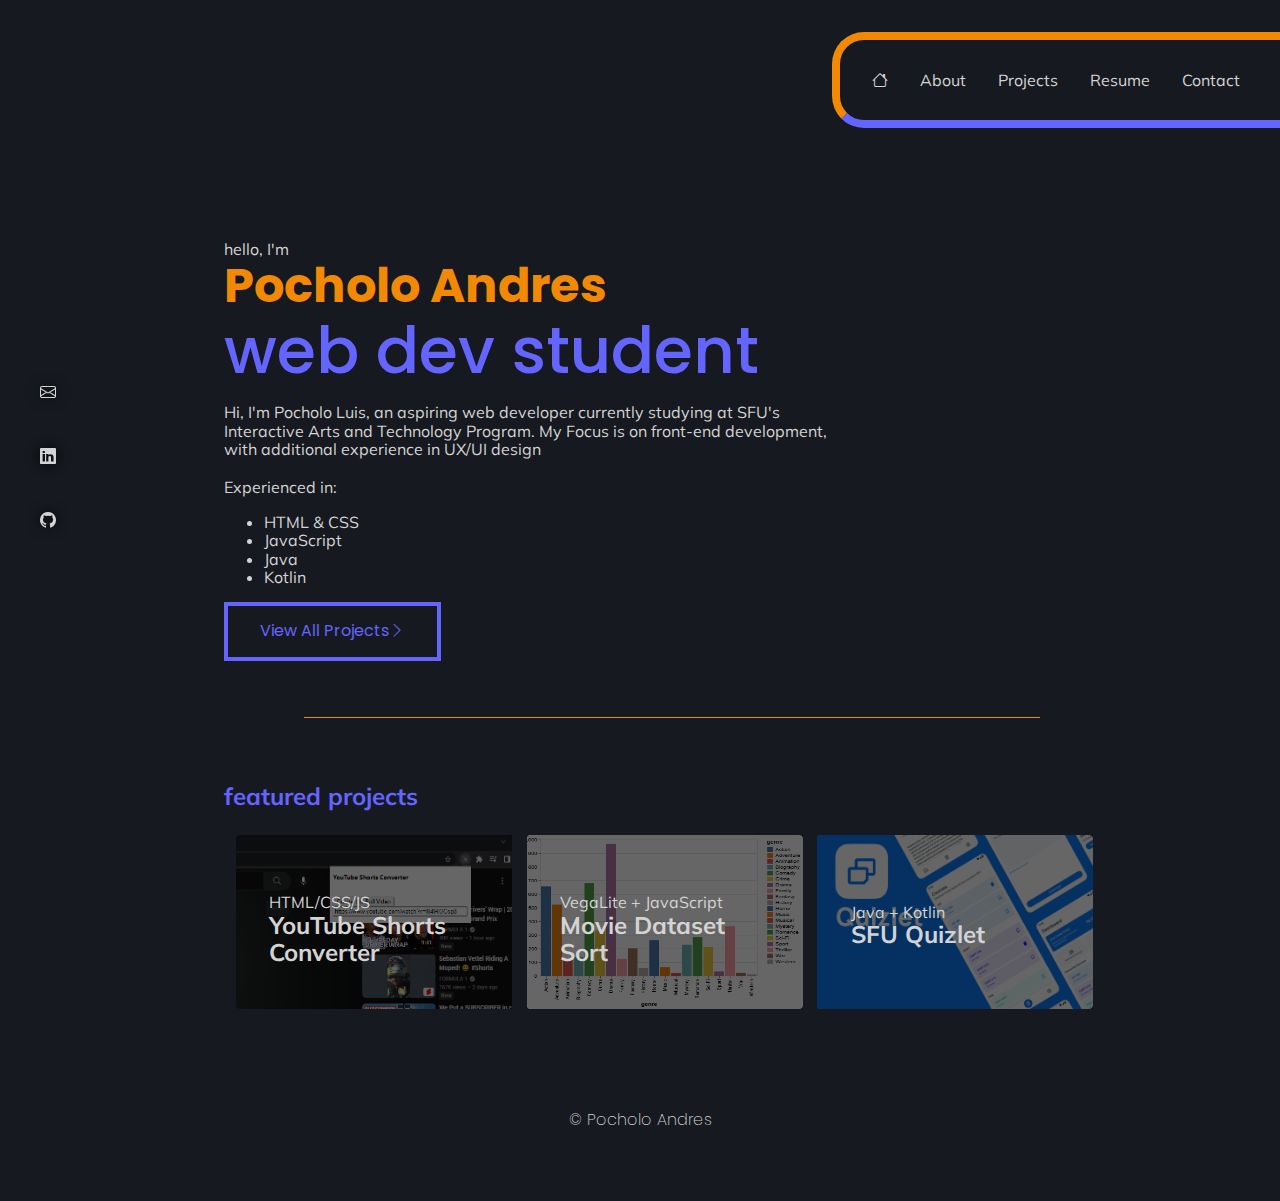
<file: index.html>
<!doctype html>

<html lang="en">
    
    <head>
        <meta name="viewport" content="width=device-width, initial-scale=1">
        <meta charset="utf-8">
        <title>Home</title>

        <!-- CSS -->
        <link rel="stylesheet" href="css/normalize.css">
        <link rel="stylesheet" href="css/styles.css">
        <link rel="stylesheet" href="css/bootstrapcolumns.css">


        <!-- Google Fonts -->
        <link rel="preconnect" href="https://fonts.googleapis.com">
        <link rel="preconnect" href="https://fonts.gstatic.com" crossorigin>
        <link href="https://fonts.googleapis.com/css2?family=Poppins:ital,wght@0,100;0,200;0,300;0,400;0,500;0,600;0,700;0,800;0,900;1,100;1,200;1,300;1,400;1,500;1,600;1,700;1,800;1,900&display=swap" rel="stylesheet">
        <link href="https://fonts.googleapis.com/css2?family=Mulish:wght@300;400;500&display=swap" rel="stylesheet">
        <link rel="stylesheet" href="https://cdn.jsdelivr.net/npm/bootstrap-icons@1.10.3/font/bootstrap-icons.css">
    </head>

    <body>

        <!-- Sidebar -->
        <div class="sidebar">
            <div class="social-icon-animate">
                <ul class="flex-column">

                    <!-- Email -->
                    <li>
                        <a class="google" href="mailto:pandres@sfu.ca">
                            <span></span>
                            <span></span>
                            <span></span>
                            <span></span>
                            <i class="bi bi-envelope" aria-hidden="true"></i>
                        </a>
                    </li>
                    <!-- Linked In -->
                    <li>
                        <a class="linkedIn" href="https://www.linkedin.com/in/pocholo-andres/">
                            <span></span>
                            <span></span>
                            <span></span>
                            <span></span>
                            <i class="bi bi-linkedin" aria-hidden="true"></i>
                        </a>
                    </li>

                    <!-- Github -->
                    <li>
                        <a class="github" href="https://github.com/sleepsim">
                            <span></span>
                            <span></span>
                            <span></span>
                            <span></span>
                            <i class="bi bi-github" aria-hidden="true"></i>
                        </a>
                    </li>
                </ul>
            </div>
        </div>
        
        <!-- Navigation border -->
        <nav class="main-nav-border">
            <div class="main-nav">
                <div class="navigation-animate">
                    <ul>
                        <!-- Home -->
                        <li>
                            <a class="orange" href="index.html">
                                <span></span>
                                <span></span>
                                <span></span>
                                <span></span>
                                <i class="bi bi-house" aria-hidden="true"></i>
                            </a>
                        </li>
                        <!-- Linked In -->
                        <li>
                            <a class="orange" href="about.html">
                                <span></span>
                                <span></span>
                                <span></span>
                                <span></span>
                                About
                            </a>
                        </li>
    
                        <!-- Projects -->
                        <li>
                            <a class="orange" href="projects.html">
                                <span></span>
                                <span></span>
                                <span></span>
                                <span></span>
                                Projects
                            </a>
                        </li>
                        <!-- Resume -->
                        <li>
                            <a class="orange" href="resume.html">
                                <span></span>
                                <span></span>
                                <span></span>
                                <span></span>
                                Resume
                            </a>
                        </li>   
                        <!-- Contact -->
                        <li>
                            <a class="orange" href="contact.html">
                                <span></span>
                                <span></span>
                                <span></span>
                                <span></span>
                                Contact
                            </a>
                        </li>

                        <!-- Hamburger navigation testing -->
                        <!-- <li>
                            <a class="orange">
                                <span></span>
                                <span></span>
                                <span></span>
                                <span></span>
                                <button class="hamburger">
                                    <i class="menuIcon bi bi-list">asdasd</i>
                                    <i class="closeIcon material-icons">close</i>
                                </button>
                            </a>
                        </li> -->
                    </ul>
                </div>
            </div>

            <!-- <ul class="menu">
                <li><a class="menuItem" href="#">Home</a></li>
                <li><a class="menuItem" href="#">About</a></li>
                <li><a class="menuItem" href="#">Projects</a></li>
                <li><a class="menuItem" href="#">Resume</a></li>
                <li><a class="menuItem" href="#">Contact</a></li>
            </ul> -->

              <!-- <button class="hamburger">
                
                <i class="menuIcon material-icons">menu</i>
                <i class="closeIcon material-icons">close</i>
              </button> -->
              
        </nav>

        <div class="main-body-home">
            <div class="flex-container flex-column align-start no-gap">

                <p class="no-margin">hello, I'm</p>
                <h1 class="no-margin text-orange text-largest">Pocholo Andres</h1>
                <h2 class="no-margin text-purple text-largest">web dev student</h2>
                <p >Hi, I'm Pocholo Luis, an aspiring web developer currently studying at SFU's Interactive Arts and Technology Program. My Focus is on front-end development, with additional experience in UX/UI design</p>
                <p class="no-margin">Experienced in:</p>
                <ul>
                    <li>HTML & CSS</li>
                    <li>JavaScript</li>
                    <li>Java</li>
                    <li>Kotlin</li>
                </ul>

                <!-- Button -->                
                <div class="animated-button-purple no-padding">
                    <a href="projects.html"><span>View All Projects<i class="bi bi-chevron-right"></i></span></a>
                </div>

            </div>

            <div class="vertical-border"></div>
            <section id="proj_list">
                <h3 class="text-purple">featured projects</h3>
                <div class="container">
                    <div class="row justify-content-center">
                        <!-- Example 3 -->
                        <div class="col-md-6 col-lg-4 mb-3">
                            <a href="process1.html">
                                <div class="hover hover-1 mx-auto" >
                                    <div class="hover-overlay"></div>
                                    <div class="hover-1-content hover-padding height-100">
                                        <p class="hover-1-title mv-0">HTML/CSS/JS</p><h3 class="hover-1-title mv-0">YouTube Shorts Converter</h3>
                                        <p class="hover-1-description mv-0"><em>Convert YouTube videos</em></p>
                                    </div>
                                    <img class="img-fluid h-100" src="assets/pr1-title.png" alt="Image of shorts converter in action">
                                </div>
                            </a>
                        </div>
                        <!-- Example 2 -->
                        <div class="col-md-6 col-lg-4 mb-3">
                            <a href="process2.html">
                                <div class="hover hover-1 mx-auto" >
                                    <div class="hover-overlay"></div>
                                    <div class="hover-1-content hover-padding height-100">
                                        <p class="hover-1-title mv-0">VegaLite + JavaScript</p><h3 class="hover-1-title mv-0">Movie Dataset Sort</h3>
                                        <p class="hover-1-description mv-0"><em>Dataset sorting exercise</em></p>
                                    </div>
                                    <img class="img-fluid h-100" src="assets/pr2-title.png" alt="Image of a graph from sorting exercise">
                                </div>
                            </a>
                        </div>
                        <!-- Example 3 -->
                        <div class="col-md-6 col-lg-4 mb-3">
                            <a href="process3.html">
                                <div class="hover hover-1 mx-auto" >
                                    <div class="hover-overlay"></div>
                                    <div class="hover-1-content hover-padding height-100">
                                        <p class="hover-1-title mv-0">Java + Kotlin</p><h3 class="hover-1-title mv-0">SFU Quizlet</h3>
                                        <p class="hover-1-description mv-0"><em>Flashcards App for Android</em></p>
                                    </div>
                                    <img class="img-fluid h-100" src="assets/quizlet.PNG" alt="Logo for SFU Quizlet">
                                </div>
                            </a>
                        </div>
                        
                    </div>
                </div>
            </section>

        </div>


        <script src="js/scripts.js"></script>

        <footer>
            <h4>&#169; Pocholo Andres</h4>

            <!-- Github/ Styleguide -->
            <div class="main-nav margin-auto width-50 justify-center">
                <div class="navigation-animate2">
                    <ul>
                        <!-- Email -->
                        <!-- <li>
                            <a class="orange" href="styleguide.html">
                                <span></span>
                                <span></span>
                                <span></span>
                                <span></span>
                                Style Guide
                            </a>
                        </li> -->
                        <!-- Linked In -->
                        <!-- <li>
                            <a class="orange" href="https://github.com/sleepsim/P03-Portfolio">
                                <span></span>
                                <span></span>
                                <span></span>
                                <span></span>
                                GitHub Repo
                            </a>
                        </li> -->
                    </ul>
                </div>
            </div>
        </footer>

    </body>

</html>
</file>
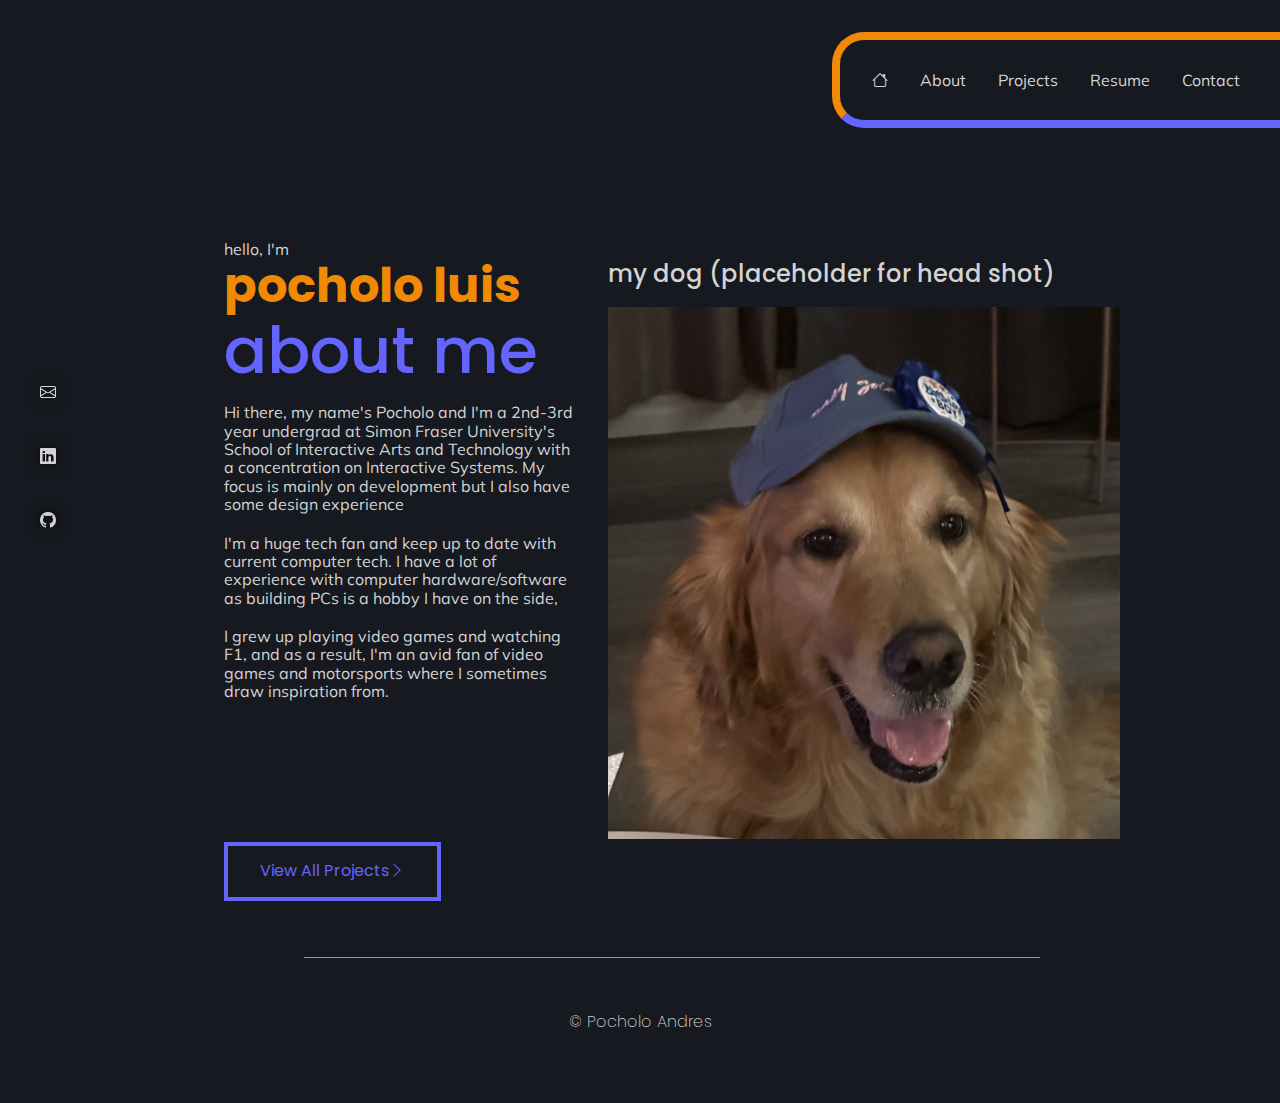
<file: about.html>
<!doctype html>

<html lang="en">

    <head>
        <meta name="viewport" content="width=device-width, initial-scale=1">
        <meta charset="utf-8">
        <title>About</title>

        <!-- CSS -->
        <link rel="stylesheet" href="css/normalize.css">
        <link rel="stylesheet" href="css/styles.css">
        <link rel="stylesheet" href="css/bootstrapcolumns.css">


        <!-- Google Fonts -->
        <link rel="preconnect" href="https://fonts.googleapis.com">
        <link rel="preconnect" href="https://fonts.gstatic.com" crossorigin>
        <link href="https://fonts.googleapis.com/css2?family=Poppins:ital,wght@0,100;0,200;0,300;0,400;0,500;0,600;0,700;0,800;0,900;1,100;1,200;1,300;1,400;1,500;1,600;1,700;1,800;1,900&display=swap" rel="stylesheet">
        <link href="https://fonts.googleapis.com/css2?family=Mulish:wght@300;400;500&display=swap" rel="stylesheet">
        <link rel="stylesheet" href="https://cdn.jsdelivr.net/npm/bootstrap-icons@1.10.3/font/bootstrap-icons.css">
    </head>

    <body>

        <div class="sidebar">
            <div class="social-icon-animate">
                <ul class="flex-column">

                    <!-- Email -->
                    <li>
                        <a class="google" href="mailto:pandres@sfu.ca">
                            <span></span>
                            <span></span>
                            <span></span>
                            <span></span>
                            <i class="bi bi-envelope" aria-hidden="true"></i>
                        </a>
                    </li>
                    <!-- Linked In -->
                    <li>
                        <a class="linkedIn" href="https://www.linkedin.com/in/pocholo-andres/">
                            <span></span>
                            <span></span>
                            <span></span>
                            <span></span>
                            <i class="bi bi-linkedin" aria-hidden="true"></i>
                        </a>
                    </li>

                    <!-- Github -->
                    <li>
                        <a class="github" href="https://github.com/sleepsim">
                            <span></span>
                            <span></span>
                            <span></span>
                            <span></span>
                            <i class="bi bi-github" aria-hidden="true"></i>
                        </a>
                    </li>
                </ul>
            </div>
        </div>

        <nav class="main-nav-border">
            <div class="main-nav">
                <div class="navigation-animate">
                    <ul>
                        <!-- Home -->
                        <li>
                            <a class="orange" href="index.html">
                                <span></span>
                                <span></span>
                                <span></span>
                                <span></span>
                                <i class="bi bi-house" aria-hidden="true"></i>
                            </a>
                        </li>
                        <!-- Linked In -->
                        <li>
                            <a class="orange" href="about.html">
                                <span></span>
                                <span></span>
                                <span></span>
                                <span></span>
                                About
                            </a>
                        </li>
    
                        <!-- Github -->
                        <li>
                            <a class="orange" href="projects.html">
                                <span></span>
                                <span></span>
                                <span></span>
                                <span></span>
                                Projects
                            </a>
                        </li>

                        <li>
                            <a class="orange" href="resume.html">
                                <span></span>
                                <span></span>
                                <span></span>
                                <span></span>
                                Resume
                            </a>
                        </li>

                        <li>
                            <a class="orange" href="contact.html">
                                <span></span>
                                <span></span>
                                <span></span>
                                <span></span>
                                Contact
                            </a>
                        </li>

                    </ul>
                </div>
            </div>
        </nav>

        <div class="main-body-home">
            <div class="flex-container flex-row align-start no-gap">

                <div class="flex-item no-padding">
                    <p class="no-margin">hello, I'm</p>
                    <h1 class="no-margin text-orange text-largest">pocholo luis</h1>
                    <h2 class="no-margin text-purple text-largest">about me</h2>
                    <p>Hi there, my name's Pocholo and I'm a 2nd-3rd year undergrad at Simon Fraser University's School of Interactive Arts and Technology with a concentration on Interactive Systems. My focus is mainly on development but I also have some design experience</p>
                    <p>I'm a huge tech fan and keep up to date with current computer tech. I have a lot of experience with computer hardware/software as building PCs is a hobby I have on the side,</p>
                    <p>I grew up playing video games and watching F1, and as a result, I'm an avid fan of video games and motorsports where I sometimes draw inspiration from.</p>
                </div>
                
                <div class="flex-item">
                    <h2>my dog (placeholder for head shot)</h2>
                    <img src="assets/dog.jpg" alt="supposed to be a picture of myself, but currently a picture of my dog">
                </div>
            </div>

            
            <!-- Button -->
            <div class="flex-container no-margin">
                <div class="animated-button-purple no-padding">
                    <a href="projects.html"><span>View All Projects<i class="bi bi-chevron-right"></i></span></a>
                </div>
            </div>

            <div class="vertical-border"></div>
            

        </div>
        
        


        <script src="js/scripts.js"></script>

        <footer>
            <h4>&#169; Pocholo Andres</h4>
            <!-- Github/ Styleguide -->
            <div class="main-nav margin-auto width-50 justify-center">
                <div class="navigation-animate2">
                    <ul>
                        <!-- Email -->
                        <!-- <li>
                            <a class="orange" href="styleguide.html">
                                <span></span>
                                <span></span>
                                <span></span>
                                <span></span>
                                Style Guide
                            </a>
                        </li> -->
                        <!-- Linked In -->
                        <!-- <li>
                            <a class="orange" href="https://github.com/sleepsim/P03-Portfolio">
                                <span></span>
                                <span></span>
                                <span></span>
                                <span></span>
                                GitHub Repo
                            </a>
                        </li> -->
                    </ul>
                </div>
            </div>
        </footer>
    </body>

</html>
</file>
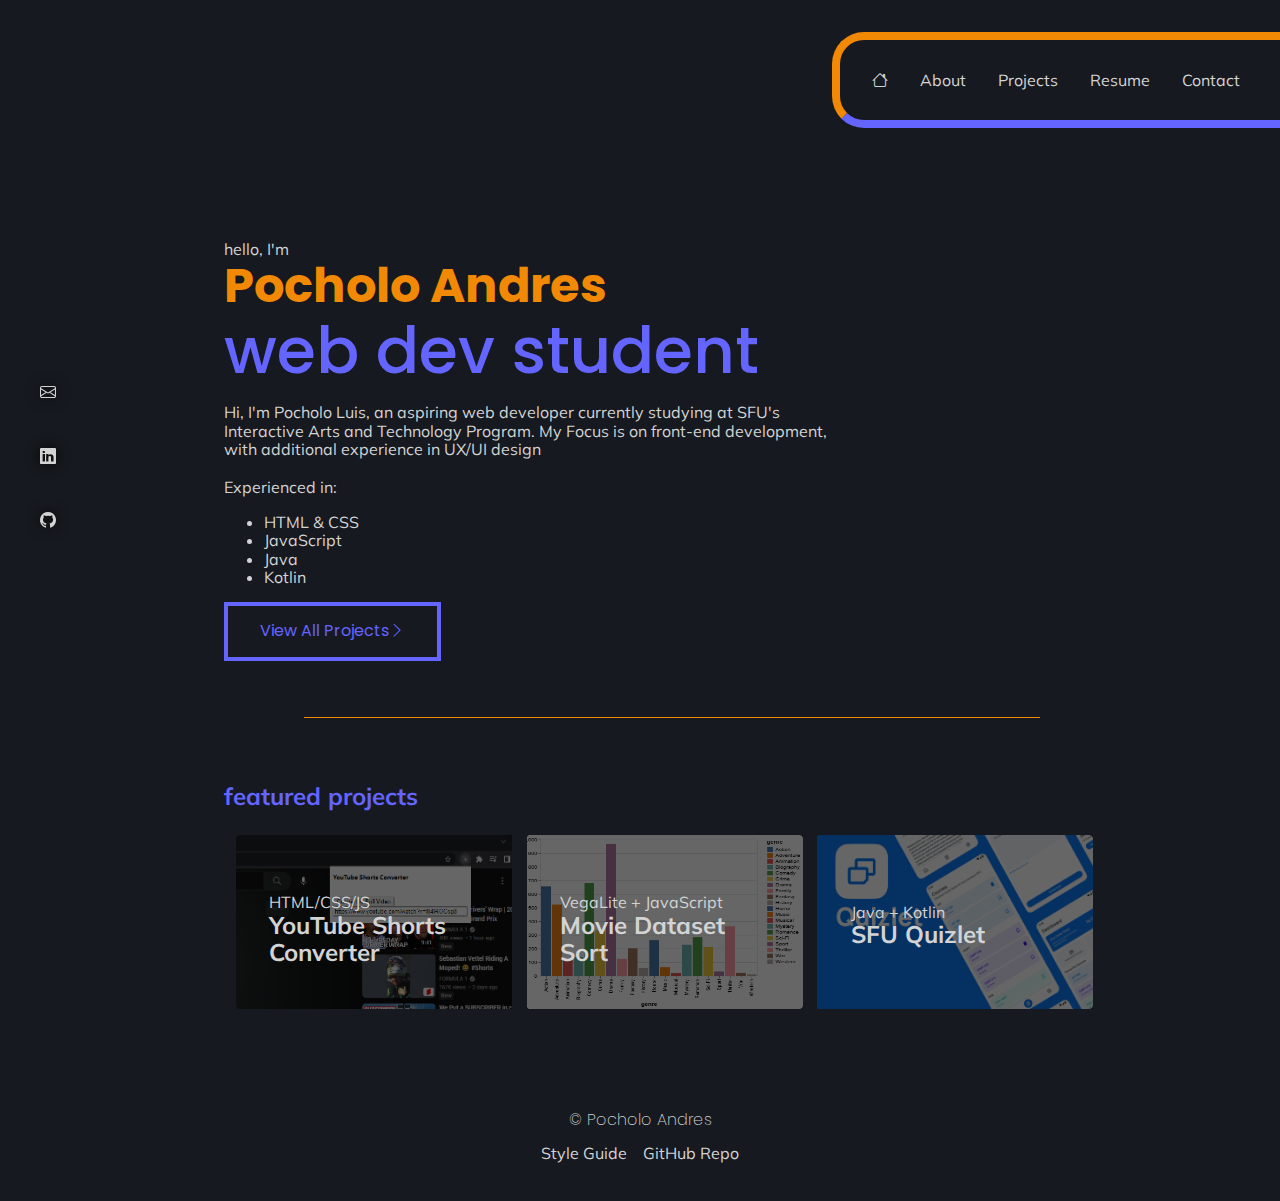
<file: animationtest.html>
<!doctype html>

<html lang="en">

    <head>
        <meta name="viewport" content="width=device-width, initial-scale=1">
        <meta charset="utf-8">
        <title>Template1</title>

        <!-- CSS -->
        <link rel="stylesheet" href="css/normalize.css">
        <link rel="stylesheet" href="css/styles.css">
        <link rel="stylesheet" href="css/bootstrapcolumns.css">


        <!-- Google Fonts -->
        <link rel="preconnect" href="https://fonts.googleapis.com">
        <link rel="preconnect" href="https://fonts.gstatic.com" crossorigin>
        <link href="https://fonts.googleapis.com/css2?family=Poppins:ital,wght@0,100;0,200;0,300;0,400;0,500;0,600;0,700;0,800;0,900;1,100;1,200;1,300;1,400;1,500;1,600;1,700;1,800;1,900&display=swap" rel="stylesheet">
        <link href="https://fonts.googleapis.com/css2?family=Mulish:wght@300;400;500&display=swap" rel="stylesheet">
        <link rel="stylesheet" href="https://cdn.jsdelivr.net/npm/bootstrap-icons@1.10.3/font/bootstrap-icons.css">
    </head>

    <body>

        <!-- Sidebar -->
        <div class="sidebar">
            <div class="social-icon-animate">
                <ul class="flex-column">

                    <!-- Email -->
                    <li>
                        <a class="google" href="mailto:pandres@sfu.ca">
                            <span></span>
                            <span></span>
                            <span></span>
                            <span></span>
                            <i class="bi bi-envelope" aria-hidden="true"></i>
                        </a>
                    </li>
                    <!-- Linked In -->
                    <li>
                        <a class="linkedIn" href="https://www.linkedin.com/in/pocholo-andres/">
                            <span></span>
                            <span></span>
                            <span></span>
                            <span></span>
                            <i class="bi bi-linkedin" aria-hidden="true"></i>
                        </a>
                    </li>

                    <!-- Github -->
                    <li>
                        <a class="github" href="https://github.com/sleepsim">
                            <span></span>
                            <span></span>
                            <span></span>
                            <span></span>
                            <i class="bi bi-github" aria-hidden="true"></i>
                        </a>
                    </li>
                </ul>
            </div>
        </div>

        <nav class="main-nav-border">
            <div class="main-nav">
                <!-- <a href="index.html" style="max-width: 15%;"><i class="bi bi-house"></i></a>
                <a href="about.html" class="main-nav-link" onmouseover="stylizeLink(this)" onmouseout="restoreLink(this)">About</a>
                <a href="projects.html" onmouseover="stylizeLink(this)" onmouseout="restoreLink(this)">Projects</a>
                <a href="resume.html" onmouseover="stylizeLink(this)" onmouseout="restoreLink(this)">Resume</a>
                <a href="contact.html" onmouseover="stylizeLink(this)" onmouseout="restoreLink(this)">Contact</a> -->
                <div class="navigation-animate">
                    <ul>
                        <!-- Home -->
                        <li>
                            <a class="orange" href="index.html">
                                <span></span>
                                <span></span>
                                <span></span>
                                <span></span>
                                <i class="bi bi-house" aria-hidden="true"></i>
                            </a>
                        </li>
                        <!-- Linked In -->
                        <li>
                            <a class="orange" href="about.html">
                                <span></span>
                                <span></span>
                                <span></span>
                                <span></span>
                                About
                            </a>
                        </li>
    
                        <!-- Github -->
                        <li>
                            <a class="orange" href="projects.html">
                                <span></span>
                                <span></span>
                                <span></span>
                                <span></span>
                                Projects
                            </a>
                        </li>

                        <li>
                            <a class="orange" href="resume.html">
                                <span></span>
                                <span></span>
                                <span></span>
                                <span></span>
                                Resume
                            </a>
                        </li>

                        <li>
                            <a class="orange" href="contact.html">
                                <span></span>
                                <span></span>
                                <span></span>
                                <span></span>
                                Contact
                            </a>
                        </li>

                        <!-- Hamburger navigation testing -->
                        <!-- <li>
                            <a class="orange">
                                <span></span>
                                <span></span>
                                <span></span>
                                <span></span>
                                <button class="hamburger">
                                    <i class="menuIcon bi bi-list">asdasd</i>
                                    <i class="closeIcon material-icons">close</i>
                                </button>
                            </a>
                        </li> -->
                    </ul>
                </div>
            </div>

            <!-- <ul class="menu">
                <li><a class="menuItem" href="#">Home</a></li>
                <li><a class="menuItem" href="#">About</a></li>
                <li><a class="menuItem" href="#">Projects</a></li>
                <li><a class="menuItem" href="#">Resume</a></li>
                <li><a class="menuItem" href="#">Contact</a></li>
            </ul> -->

              <!-- <button class="hamburger">
                
                <i class="menuIcon material-icons">menu</i>
                <i class="closeIcon material-icons">close</i>
              </button> -->
              
        </nav>

        <div class="main-body-home">
            <div class="flex-container flex-column align-start no-gap">

                <p class="no-margin">hello, I'm</p>
                <h1 class="no-margin text-orange text-largest">Pocholo Andres</h1>
                <h2 class="no-margin text-purple text-largest">web dev student</h2>
                <p >Hi, I'm Pocholo Luis, an aspiring web developer currently studying at SFU's Interactive Arts and Technology Program. My Focus is on front-end development, with additional experience in UX/UI design</p>
                <p class="no-margin">Experienced in:</p>
                <ul>
                    <li>HTML & CSS</li>
                    <li>JavaScript</li>
                    <li>Java</li>
                    <li>Kotlin</li>
                </ul>

                <!-- Button -->                
                <div class="animated-button-purple no-padding">
                    <a href="projects.html"><span>View All Projects<i class="bi bi-chevron-right"></i></span></a>
                </div>

            </div>

            <div class="vertical-border"></div>
            <section id="proj_list">
                <h3 class="text-purple">featured projects</h3>
                <div class="container">
                    <div class="row justify-content-center">
                        <!-- Example 3 -->
                        <div class="col-md-6 col-lg-4 mb-3">
                            <a href="process1.html">
                                <div class="hover hover-1 mx-auto" >
                                    <div class="hover-overlay"></div>
                                    <div class="hover-1-content hover-padding height-100">
                                        <p class="hover-1-title mv-0">HTML/CSS/JS</p><h3 class="hover-1-title mv-0">YouTube Shorts Converter</h3>
                                        <p class="hover-1-description mv-0"><em>Convert YouTube videos</em></p>
                                    </div>
                                    <img class="img-fluid h-100" src="assets/pr1-title.png" alt="..." />
                                </div>
                            </a>
                        </div>
                        <!-- Example 2 -->
                        <div class="col-md-6 col-lg-4 mb-3">
                            <a href="process2.html">
                                <div class="hover hover-1 mx-auto" >
                                    <div class="hover-overlay"></div>
                                    <div class="hover-1-content hover-padding height-100">
                                        <p class="hover-1-title mv-0">VegaLite + JavaScript</p><h3 class="hover-1-title mv-0">Movie Dataset Sort</h3>
                                        <p class="hover-1-description mv-0"><em>Dataset sorting exercise</em></p>
                                    </div>
                                    <img class="img-fluid h-100" src="assets/pr2-title.png" alt="..." />
                                </div>
                            </a>
                        </div>
                        <!-- Example 3 -->
                        <div class="col-md-6 col-lg-4 mb-3">
                            <a href="process3.html">
                                <div class="hover hover-1 mx-auto" >
                                    <div class="hover-overlay"></div>
                                    <div class="hover-1-content hover-padding height-100">
                                        <p class="hover-1-title mv-0">Java + Kotlin</p><h3 class="hover-1-title mv-0">SFU Quizlet</h3>
                                        <p class="hover-1-description mv-0"><em>Flashcards App for Android</em></p>
                                    </div>
                                    <img class="img-fluid h-100" src="assets/quizlet.PNG" alt="..." />
                                </div>
                            </a>
                        </div>
                        
                    </div>
                </div>
            </section>

        </div>


        <script src="js/scripts.js"></script>

        <footer>
            <h4>&#169; Pocholo Andres</h4>

            <div class="main-nav margin-auto width-50 justify-center">
                <div class="navigation-animate2">
                    <ul>
                        <!-- Email -->
                        <li>
                            <a class="orange" href="styleguide.html">
                                <span></span>
                                <span></span>
                                <span></span>
                                <span></span>
                                Style Guide
                            </a>
                        </li>
                        <!-- Linked In -->
                        <li>
                            <a class="orange" href="https://github.com/sleepsim/P03-Portfolio">
                                <span></span>
                                <span></span>
                                <span></span>
                                <span></span>
                                GitHub Repo
                            </a>
                        </li>
                    </ul>
                </div>
            </div>

        </footer>

    </body>

</html>
</file>
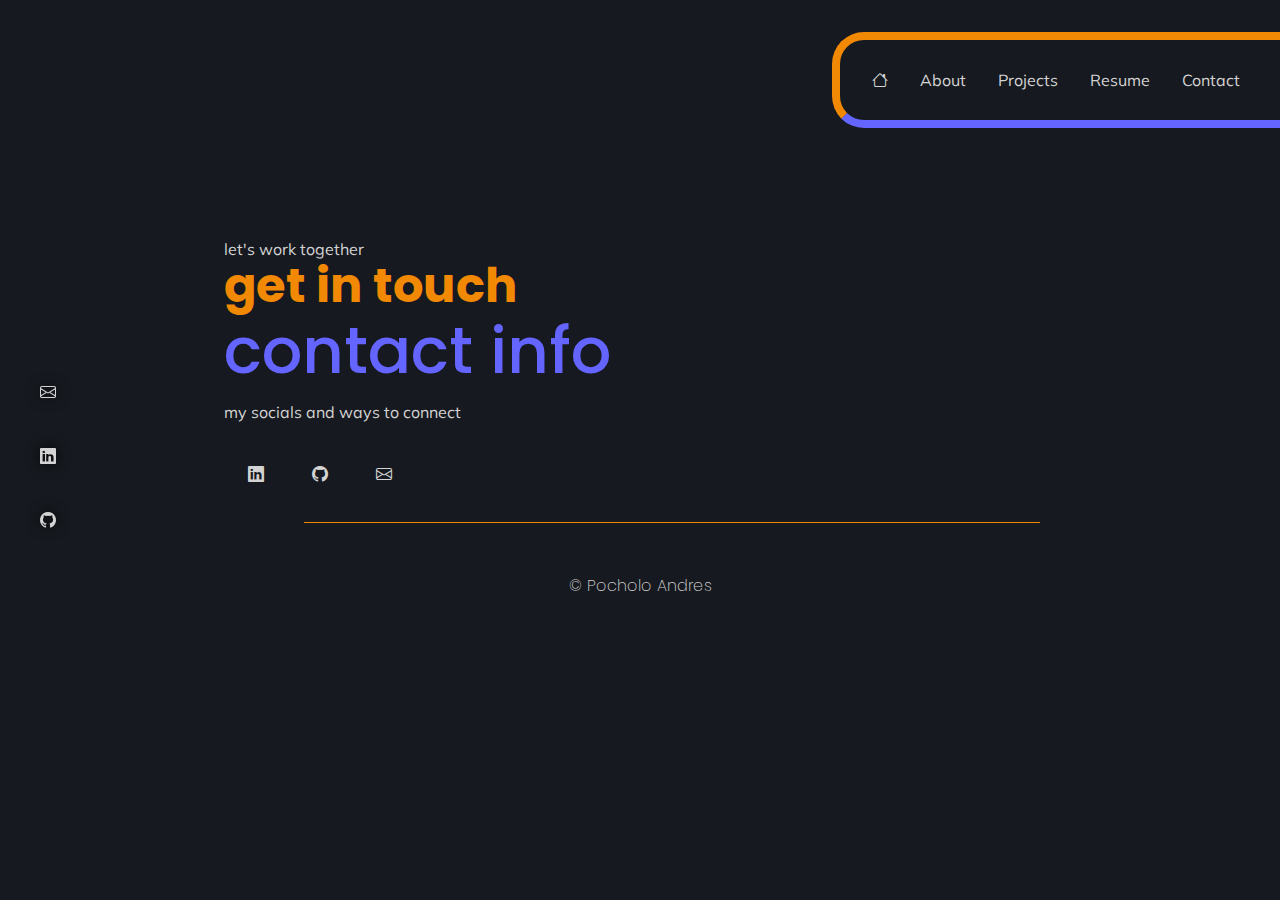
<file: contact.html>
<!doctype html>

<html lang="en">

    <head>
        <meta name="viewport" content="width=device-width, initial-scale=1">
        <meta charset="utf-8">
        <title>Contact</title>

        <!-- CSS -->
        <link rel="stylesheet" href="css/normalize.css">
        <link rel="stylesheet" href="css/styles.css">
        <link rel="stylesheet" href="css/bootstrapcolumns.css">


        <!-- Google Fonts -->
        <link rel="preconnect" href="https://fonts.googleapis.com">
        <link rel="preconnect" href="https://fonts.gstatic.com" crossorigin>
        <link href="https://fonts.googleapis.com/css2?family=Poppins:ital,wght@0,100;0,200;0,300;0,400;0,500;0,600;0,700;0,800;0,900;1,100;1,200;1,300;1,400;1,500;1,600;1,700;1,800;1,900&display=swap" rel="stylesheet">
        <link href="https://fonts.googleapis.com/css2?family=Mulish:wght@300;400;500&display=swap" rel="stylesheet">
        <link rel="stylesheet" href="https://cdn.jsdelivr.net/npm/bootstrap-icons@1.10.3/font/bootstrap-icons.css">
    </head>

    <body>

        <div class="sidebar">
            <div class="social-icon-animate">
                <ul class="flex-column">

                    <!-- Email -->
                    <li>
                        <a class="google" href="mailto:pandres@sfu.ca">
                            <span></span>
                            <span></span>
                            <span></span>
                            <span></span>
                            <i class="bi bi-envelope" aria-hidden="true"></i>
                        </a>
                    </li>
                    <!-- Linked In -->
                    <li>
                        <a class="linkedIn" href="https://www.linkedin.com/in/pocholo-andres/">
                            <span></span>
                            <span></span>
                            <span></span>
                            <span></span>
                            <i class="bi bi-linkedin" aria-hidden="true"></i>
                        </a>
                    </li>

                    <!-- Github -->
                    <li>
                        <a class="github" href="https://github.com/sleepsim">
                            <span></span>
                            <span></span>
                            <span></span>
                            <span></span>
                            <i class="bi bi-github" aria-hidden="true"></i>
                        </a>
                    </li>
                </ul>
            </div>
        </div>

        <nav class="main-nav-border">
            <div class="main-nav">
                <div class="navigation-animate">
                    <ul>
                        <!-- Home -->
                        <li>
                            <a class="orange" href="index.html">
                                <span></span>
                                <span></span>
                                <span></span>
                                <span></span>
                                <i class="bi bi-house" aria-hidden="true"></i>
                            </a>
                        </li>
                        <!-- Linked In -->
                        <li>
                            <a class="orange" href="about.html">
                                <span></span>
                                <span></span>
                                <span></span>
                                <span></span>
                                About
                            </a>
                        </li>
    
                        <!-- Github -->
                        <li>
                            <a class="orange" href="projects.html">
                                <span></span>
                                <span></span>
                                <span></span>
                                <span></span>
                                Projects
                            </a>
                        </li>

                        <li>
                            <a class="orange" href="resume.html">
                                <span></span>
                                <span></span>
                                <span></span>
                                <span></span>
                                Resume
                            </a>
                        </li>

                        <li>
                            <a class="orange" href="contact.html">
                                <span></span>
                                <span></span>
                                <span></span>
                                <span></span>
                                Contact
                            </a>
                        </li>

                    </ul>
                </div>
            </div>
        </nav>

        <div class="main-body-home">
            <div class="flex-container flex-column align-start no-gap">

                <p class="no-margin">let's work together</p>
                <h1 class="no-margin text-orange text-largest">get in touch</h1>
                <h2 class="no-margin text-purple text-largest">contact info</h2>
                <p>my socials and ways to connect</p>

                <!-- <a href="https://www.linkedin.com/in/pocholo-andres/"><i class="bi bi-linkedin"></i> LinkedIn</a>
                <a href="https://github.com/sleepsim"><i class="bi bi-github"></i> GitHub</a>
                <a href="mailto:pandres@sfu.ca"><i class="bi bi-envelope"></i> Email Me</a> -->


                
            </div>

            <div class="social-icon-animate mb-5">
                <ul>
                    <!-- Home -->
                    <li>
                        <a class="linkedIn" href="index.html">
                            <span></span>
                            <span></span>
                            <span></span>
                            <span></span>
                            <i class="bi bi-linkedin" aria-hidden="true"></i>
                        </a>
                    </li>

                    <li>
                        <a class="github" href="index.html">
                            <span></span>
                            <span></span>
                            <span></span>
                            <span></span>
                            <i class="bi bi-github" aria-hidden="true"></i>
                        </a>
                    </li>

                    <li>
                        <a class="linkedIn" href="index.html">
                            <span></span>
                            <span></span>
                            <span></span>
                            <span></span>
                            <i class="bi bi-envelope" aria-hidden="true"></i>
                        </a>
                    </li>

                </ul>
            </div>

            
            <!-- <div class="flex-container no-padding">
                <div class="no-padding">
                    <h2>Name</h2>
                    <input type="form">
                </div>

                <div>
                    <h2>Email</h2>
                    <input type="form">
                </div>

            </div> -->

            <div class="vertical-border"></div>
            

        </div>


        <script src="js/scripts.js"></script>

        <footer>
            <h4>&#169; Pocholo Andres</h4>
            <!-- Github/ Styleguide -->
            <div class="main-nav margin-auto width-50 justify-center">
                <div class="navigation-animate2">
                    <ul>
                        <!-- Email -->
                        <!-- <li>
                            <a class="orange" href="styleguide.html">
                                <span></span>
                                <span></span>
                                <span></span>
                                <span></span>
                                Style Guide
                            </a>
                        </li> -->
                        <!-- Linked In -->
                        <!-- <li>
                            <a class="orange" href="https://github.com/sleepsim/P03-Portfolio">
                                <span></span>
                                <span></span>
                                <span></span>
                                <span></span>
                                GitHub Repo
                            </a>
                        </li> -->
                    </ul>
                </div>
            </div>
        </footer>

    </body>

</html>
</file>
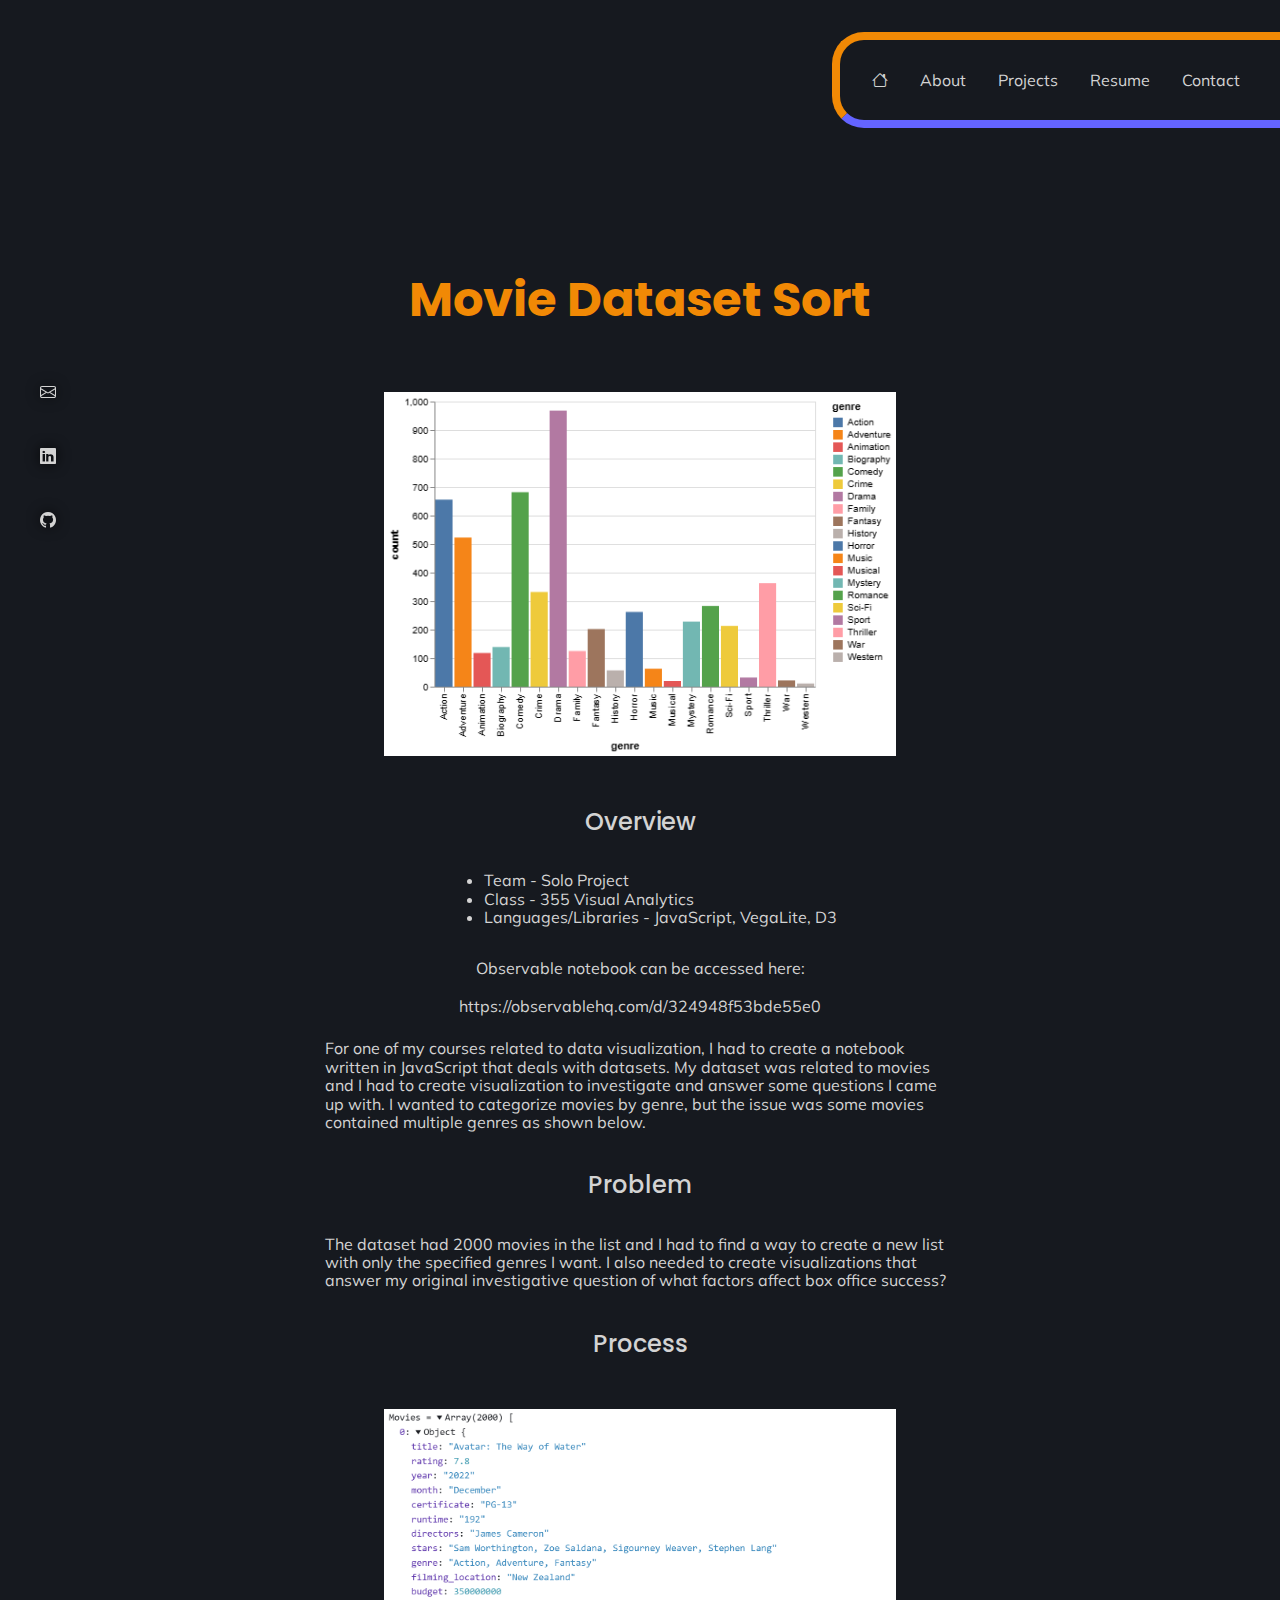
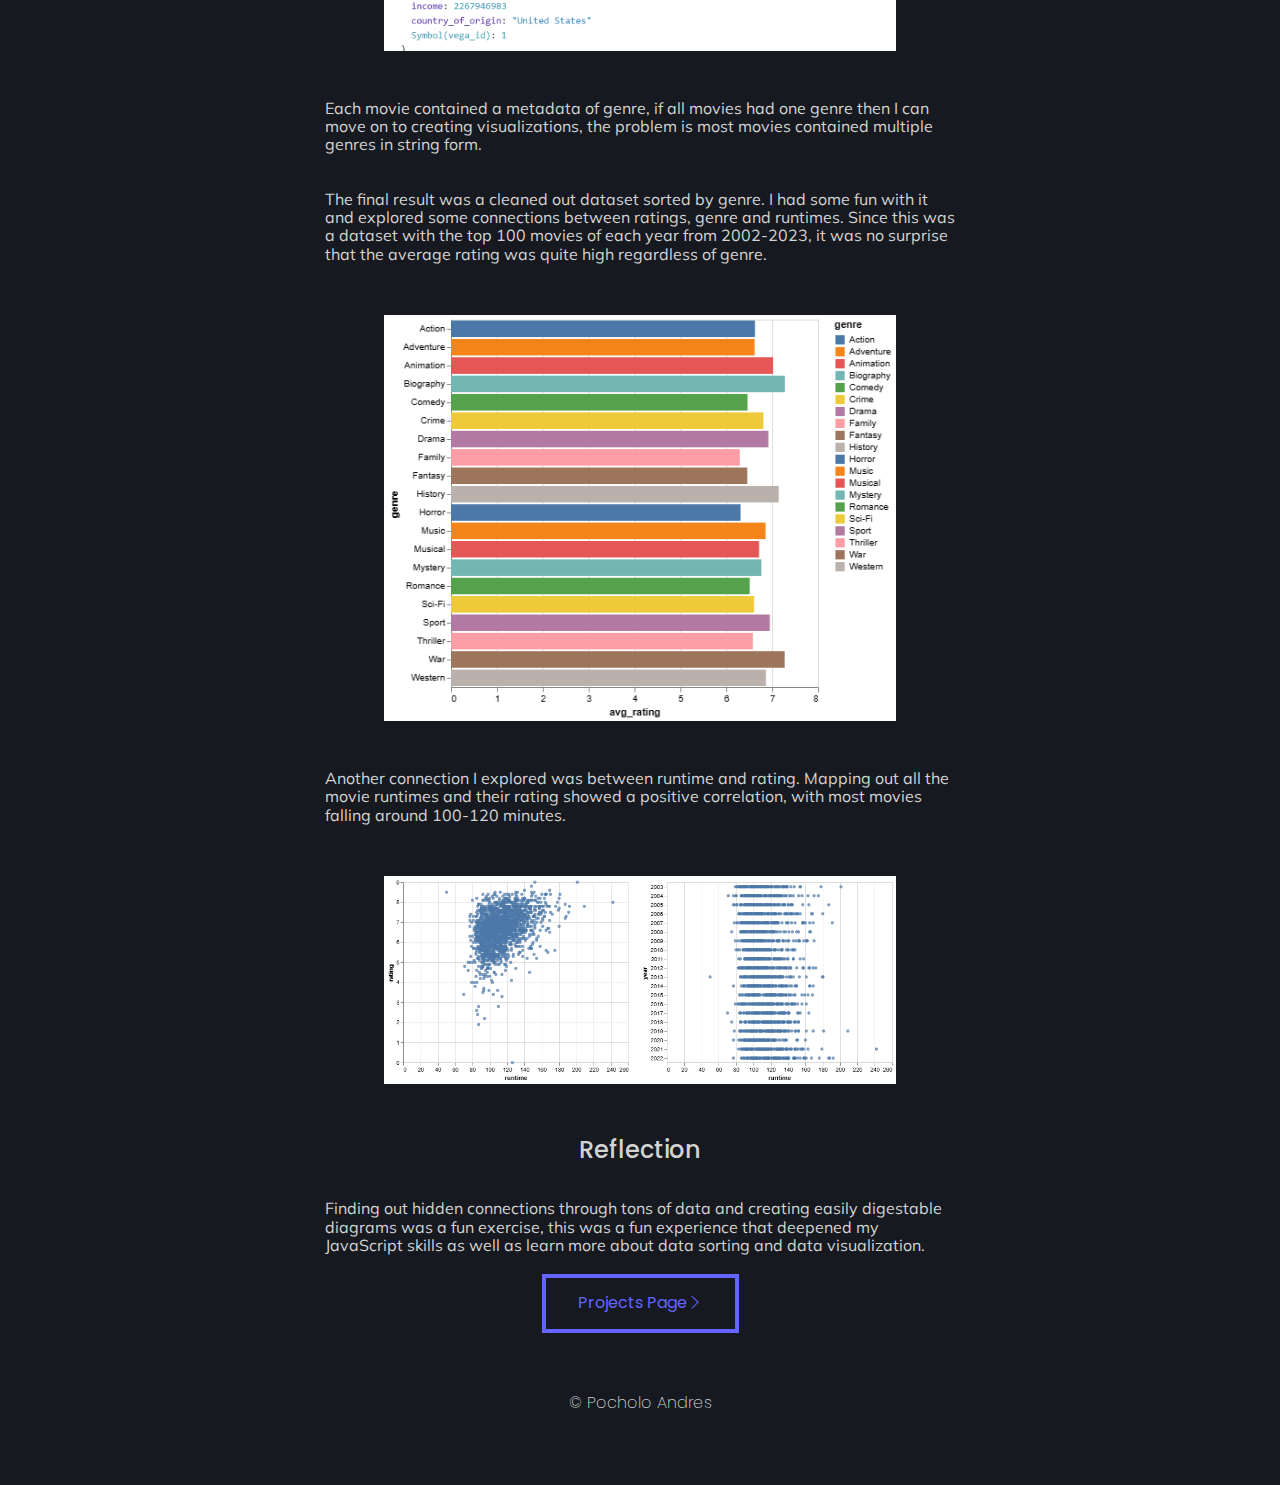
<file: process2.html>
<!doctype html>

<html lang="en">

    <head>
        <meta name="viewport" content="width=device-width, initial-scale=1">
        <meta charset="utf-8">
        <title>Movie Dataset Sort</title>

        <!-- CSS -->
        <link rel="stylesheet" href="css/normalize.css">
        <link rel="stylesheet" href="css/styles.css">
        <link rel="stylesheet" href="css/bootstrapcolumns.css">

        <!-- Google Fonts -->
        <link rel="preconnect" href="https://fonts.googleapis.com">
        <link rel="preconnect" href="https://fonts.gstatic.com" crossorigin>
        <link href="https://fonts.googleapis.com/css2?family=Poppins:ital,wght@0,100;0,200;0,300;0,400;0,500;0,600;0,700;0,800;0,900;1,100;1,200;1,300;1,400;1,500;1,600;1,700;1,800;1,900&display=swap" rel="stylesheet">
        <link href="https://fonts.googleapis.com/css2?family=Mulish:wght@300;400;500&display=swap" rel="stylesheet">
        <link rel="stylesheet" href="https://cdn.jsdelivr.net/npm/bootstrap-icons@1.10.3/font/bootstrap-icons.css">
    </head>

    <body>

        <div class="sidebar">
            <div class="social-icon-animate">
                <ul class="flex-column">

                    <!-- Email -->
                    <li>
                        <a class="google" href="mailto:pandres@sfu.ca">
                            <span></span>
                            <span></span>
                            <span></span>
                            <span></span>
                            <i class="bi bi-envelope" aria-hidden="true"></i>
                        </a>
                    </li>
                    <!-- Linked In -->
                    <li>
                        <a class="linkedIn" href="https://www.linkedin.com/in/pocholo-andres/">
                            <span></span>
                            <span></span>
                            <span></span>
                            <span></span>
                            <i class="bi bi-linkedin" aria-hidden="true"></i>
                        </a>
                    </li>

                    <!-- Github -->
                    <li>
                        <a class="github" href="https://github.com/sleepsim">
                            <span></span>
                            <span></span>
                            <span></span>
                            <span></span>
                            <i class="bi bi-github" aria-hidden="true"></i>
                        </a>
                    </li>
                </ul>
            </div>
        </div>

        <nav class="main-nav-border">
            <div class="main-nav">
                <div class="navigation-animate">
                    <ul>
                        <!-- Home -->
                        <li>
                            <a class="orange" href="index.html">
                                <span></span>
                                <span></span>
                                <span></span>
                                <span></span>
                                <i class="bi bi-house" aria-hidden="true"></i>
                            </a>
                        </li>
                        <!-- About -->
                        <li>
                            <a class="orange" href="about.html">
                                <span></span>
                                <span></span>
                                <span></span>
                                <span></span>
                                About
                            </a>
                        </li>
    
                        <!-- Projects -->
                        <li>
                            <a class="orange" href="projects.html">
                                <span></span>
                                <span></span>
                                <span></span>
                                <span></span>
                                Projects
                            </a>
                        </li>
                        <!-- Resume -->
                        <li>
                            <a class="orange" href="resume.html">
                                <span></span>
                                <span></span>
                                <span></span>
                                <span></span>
                                Resume
                            </a>
                        </li>
                        <!-- Contact -->
                        <li>
                            <a class="orange" href="contact.html">
                                <span></span>
                                <span></span>
                                <span></span>
                                <span></span>
                                Contact
                            </a>
                        </li>
                    </ul>
                </div>
            </div>
        </nav>

        <div class="main-body">
            <div class="flex-container flex-column align-center no-gap">
                <h1 class="flex-item text-orange">Movie Dataset Sort</h1>
                <img src="assets/pr2-title.png" class="flex-item" alt="Graph of movie genres">
                <h2>Overview</h2>
                <ul>
                    <li>Team - Solo Project</li>
                    <li>Class - 355 Visual Analytics</li>
                    <li>Languages/Libraries - JavaScript, VegaLite, D3</li>
                </ul>

                <p>
                    Observable notebook can be accessed here:
                </p>
                
                <a href="https://observablehq.com/d/324948f53bde55e0">https://observablehq.com/d/324948f53bde55e0</a>
        
            
                <p>For one of my courses related to data visualization, I had to create a notebook written in JavaScript that deals with datasets. My dataset was related to movies and I had to create visualization to investigate 
                    and answer some questions I came up with. I wanted to categorize movies by genre, but the issue was 
                    some movies contained multiple genres as shown below.
                </p>

                <h2>Problem</h2>
                <p>The dataset had 2000 movies in the list and I had to find a way to create a new list with only the 
                    specified genres I want. I also needed to create visualizations that answer my original investigative question of what factors affect box office success?
                </p>

                <h2>Process</h2>
                <img src="assets/pr2-1.png" alt="Metadata of avatar movie">

                <p>Each movie contained a metadata of genre, if all movies had one genre then I can move on to creating visualizations, the problem is most movies contained multiple genres in string form.</p>

                <p>The final result was a cleaned out dataset sorted by genre. I had some fun with it and explored some connections between ratings, genre and runtimes. Since this was a dataset with the top 100 movies of each year from 2002-2023, it was no surprise that the average rating was quite high regardless of genre. 
                    
                </p>

                <img src="assets/pr2-7.png" alt="Graph of genre and average rating">

                <p>Another connection I explored was between runtime and rating. Mapping out all the movie runtimes and their rating showed a positive correlation, with most movies falling around 100-120 minutes.</p>

                <img src="assets/pr-8.png" alt="Graph of genre and runtime">

                <h2>Reflection</h2>

                <p>Finding out hidden connections through tons of data and creating easily digestable diagrams was a fun exercise, this was a fun experience that deepened my JavaScript skills as well as learn more about data sorting and data visualization. </p>
                
                <!-- Buttons -->
                <div class="animated-button-purple no-padding">
                    <a href="projects.html"><span>Projects Page<i class="bi bi-chevron-right"></i></span></a>
                </div>
            </div>
        </div>

        <script src="js/scripts.js"></script>

        <footer>
            <h4>&#169; Pocholo Andres</h4>
            <!-- Github/ Styleguide -->
            <div class="main-nav margin-auto width-50 justify-center">
                <div class="navigation-animate2">
                    <ul>
                        <!-- Email -->
                        <!-- <li>
                            <a class="orange" href="styleguide.html">
                                <span></span>
                                <span></span>
                                <span></span>
                                <span></span>
                                Style Guide
                            </a>
                        </li> -->
                        <!-- Linked In -->
                        <!-- <li>
                            <a class="orange" href="https://github.com/sleepsim/P03-Portfolio">
                                <span></span>
                                <span></span>
                                <span></span>
                                <span></span>
                                GitHub Repo
                            </a>
                        </li> -->
                    </ul>
                </div>
            </div>
        </footer>

    </body>

</html>
</file>
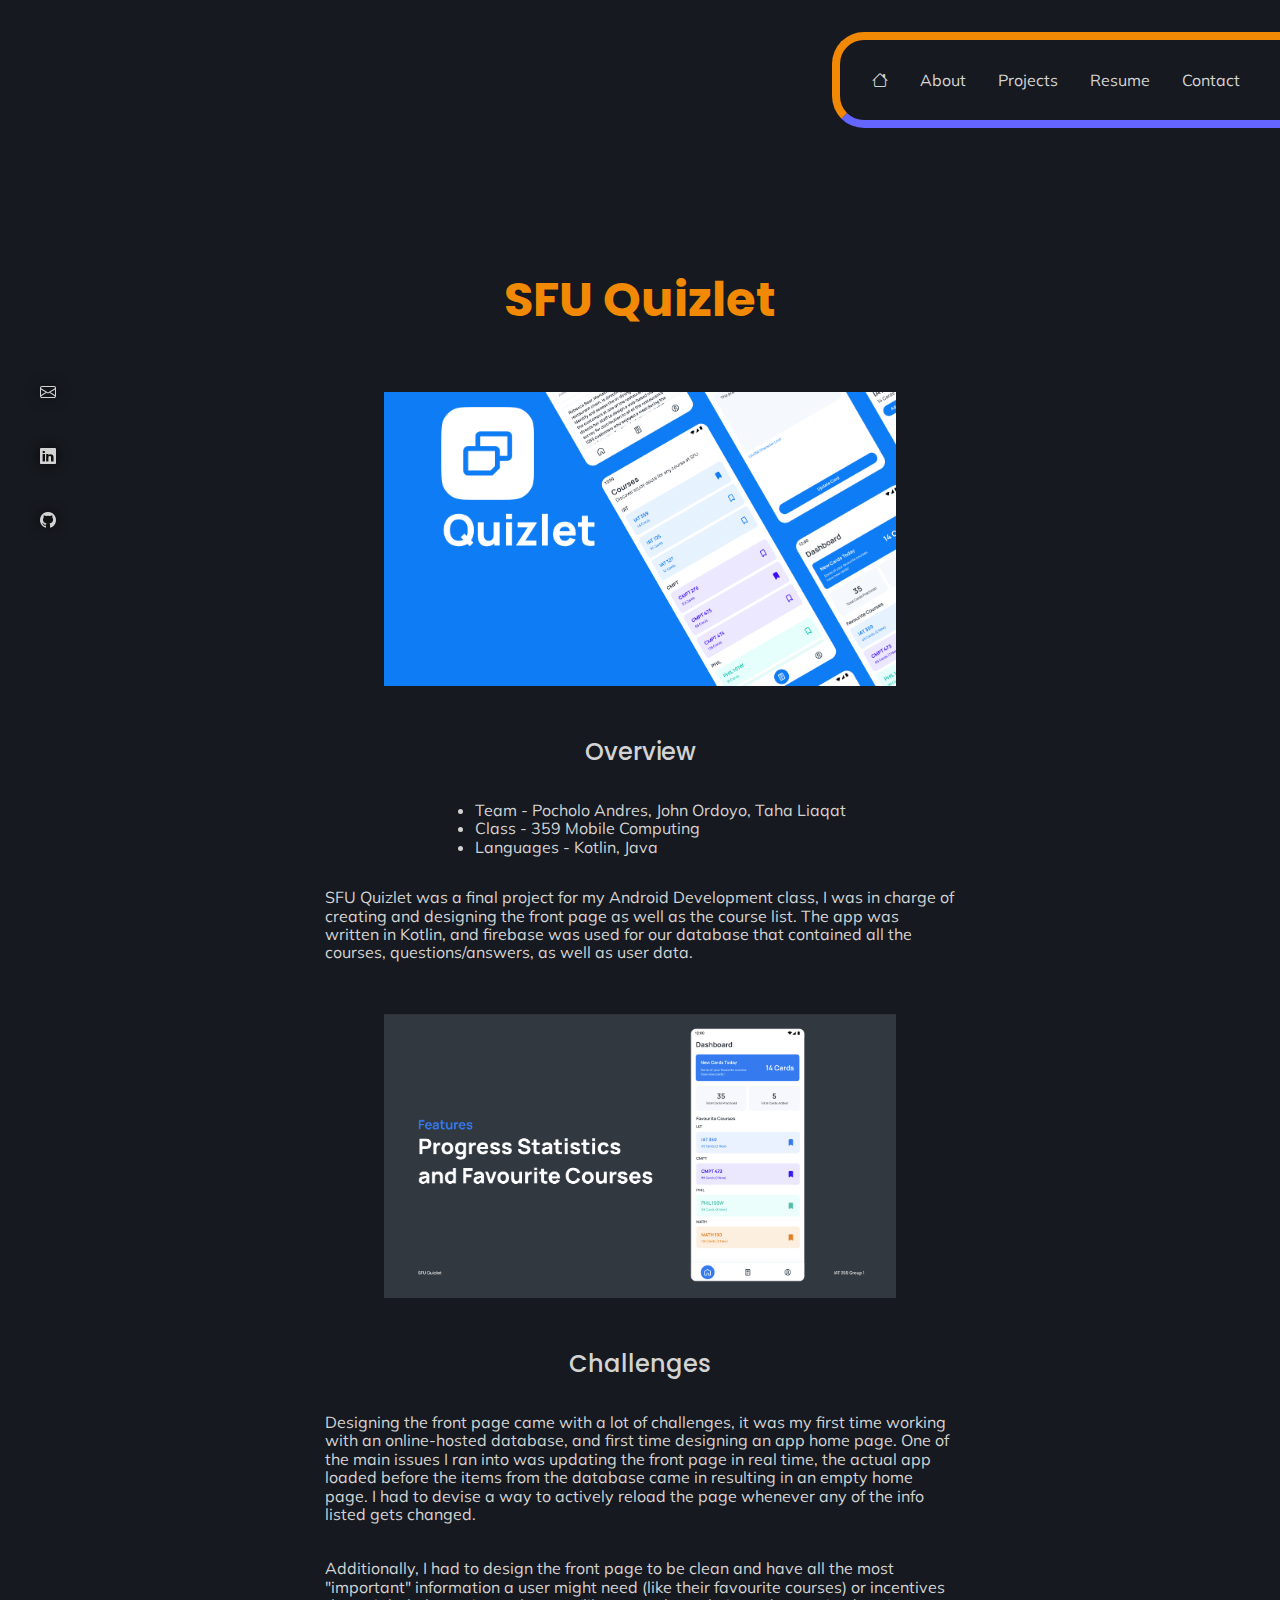
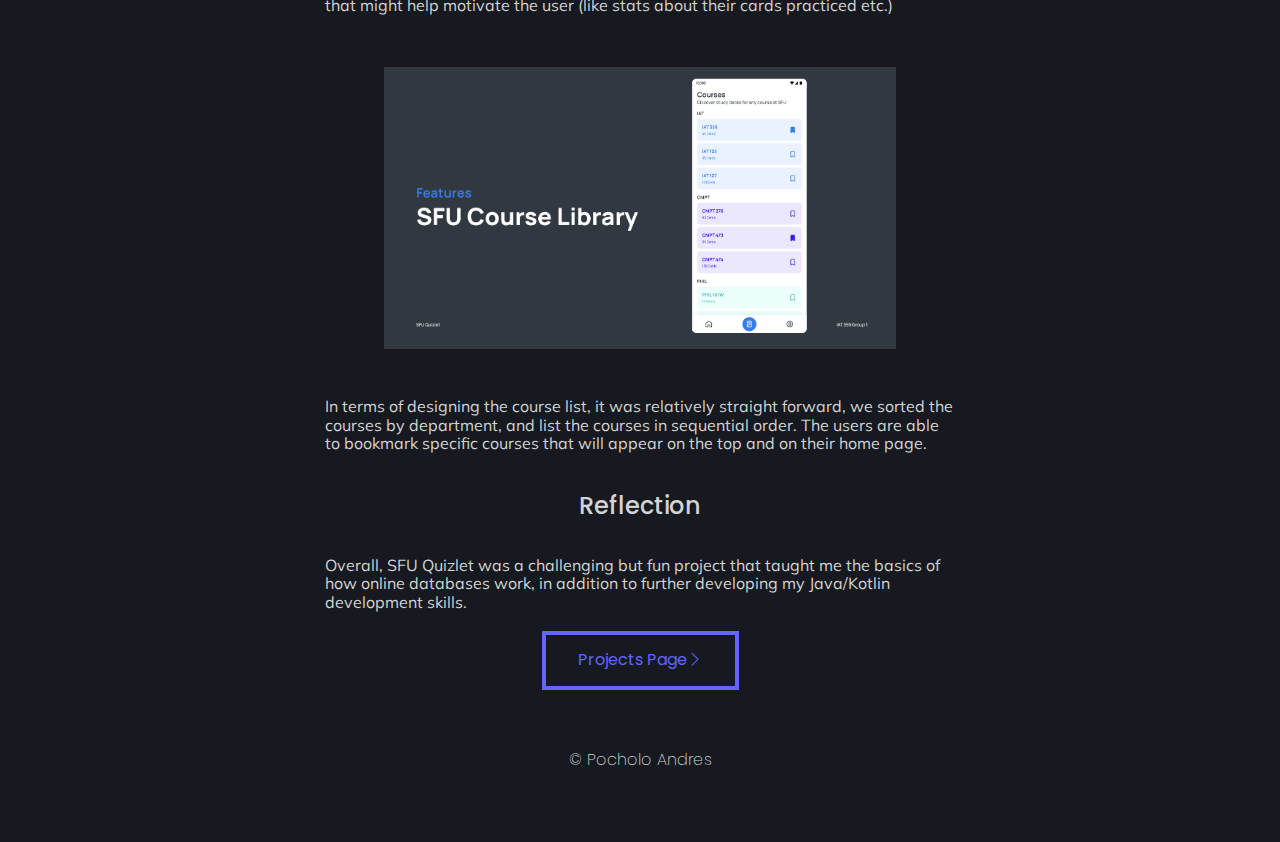
<file: process3.html>
<!doctype html>

<html lang="en">

    <head>
        <meta name="viewport" content="width=device-width, initial-scale=1">
        <meta charset="utf-8">
        <title>SFU Quizlet</title>

        <!-- CSS -->
        <link rel="stylesheet" href="css/normalize.css">
        <link rel="stylesheet" href="css/styles.css">
        <link rel="stylesheet" href="css/bootstrapcolumns.css">

        <!-- Google Fonts -->
        <link rel="preconnect" href="https://fonts.googleapis.com">
        <link rel="preconnect" href="https://fonts.gstatic.com" crossorigin>
        <link href="https://fonts.googleapis.com/css2?family=Poppins:ital,wght@0,100;0,200;0,300;0,400;0,500;0,600;0,700;0,800;0,900;1,100;1,200;1,300;1,400;1,500;1,600;1,700;1,800;1,900&display=swap" rel="stylesheet">
        <link href="https://fonts.googleapis.com/css2?family=Mulish:wght@300;400;500&display=swap" rel="stylesheet">
        <link rel="stylesheet" href="https://cdn.jsdelivr.net/npm/bootstrap-icons@1.10.3/font/bootstrap-icons.css">
    </head>

    <body>

        <div class="sidebar">
            <div class="social-icon-animate">
                <ul class="flex-column">

                    <!-- Email -->
                    <li>
                        <a class="google" href="mailto:pandres@sfu.ca">
                            <span></span>
                            <span></span>
                            <span></span>
                            <span></span>
                            <i class="bi bi-envelope" aria-hidden="true"></i>
                        </a>
                    </li>
                    <!-- Linked In -->
                    <li>
                        <a class="linkedIn" href="https://www.linkedin.com/in/pocholo-andres/">
                            <span></span>
                            <span></span>
                            <span></span>
                            <span></span>
                            <i class="bi bi-linkedin" aria-hidden="true"></i>
                        </a>
                    </li>

                    <!-- Github -->
                    <li>
                        <a class="github" href="https://github.com/sleepsim">
                            <span></span>
                            <span></span>
                            <span></span>
                            <span></span>
                            <i class="bi bi-github" aria-hidden="true"></i>
                        </a>
                    </li>
                </ul>
            </div>
        </div>

        <nav class="main-nav-border">
            <div class="main-nav">
                <div class="navigation-animate">
                    <ul>
                        <!-- Home -->
                        <li>
                            <a class="orange" href="index.html">
                                <span></span>
                                <span></span>
                                <span></span>
                                <span></span>
                                <i class="bi bi-house" aria-hidden="true"></i>
                            </a>
                        </li>
                        <!-- About -->
                        <li>
                            <a class="orange" href="about.html">
                                <span></span>
                                <span></span>
                                <span></span>
                                <span></span>
                                About
                            </a>
                        </li>
    
                        <!-- Projects -->
                        <li>
                            <a class="orange" href="projects.html">
                                <span></span>
                                <span></span>
                                <span></span>
                                <span></span>
                                Projects
                            </a>
                        </li>
                        <!-- Resume -->
                        <li>
                            <a class="orange" href="resume.html">
                                <span></span>
                                <span></span>
                                <span></span>
                                <span></span>
                                Resume
                            </a>
                        </li>
                        <!-- Contact -->
                        <li>
                            <a class="orange" href="contact.html">
                                <span></span>
                                <span></span>
                                <span></span>
                                <span></span>
                                Contact
                            </a>
                        </li>
                    </ul>
                </div>
            </div>
        </nav>

        <div class="main-body">
            <div class="flex-container flex-column align-center no-gap">
                <h1 class="flex-item text-orange">SFU Quizlet</h1>
                <img src="assets/quizlet.PNG" class="flex-item" alt="SFU Quizlet logo">
                <h2>Overview</h2>
                <ul>
                    <li>Team - Pocholo Andres, John Ordoyo, Taha Liaqat</li>
                    <li>Class - 359 Mobile Computing</li>
                    <li>Languages - Kotlin, Java</li>
                </ul>
                <p>SFU Quizlet was a final project for my Android Development class, I was in charge of creating and designing the front page as well as the course list. The app was written in Kotlin, and firebase was used for our database that contained all the courses, questions/answers, as well as user data.</p>

                <img src="assets/pr3-1.png" alt="Dashboard image of Quizlet">

                <h2>Challenges</h2>
                <p>Designing the front page came with a lot of challenges, it was my first time working with an online-hosted database, and first time designing an app home page. One of the main issues I ran into was updating the front page in real time,
                    the actual app loaded before the items from the database came in resulting in an empty home page. I had to devise a way to actively reload the page whenever any of the info listed gets changed.
                </p>

                <p>Additionally, I had to design the front page to be clean and have all the most "important" information a user might need (like their favourite courses) or incentives that might help motivate the user (like stats about their cards practiced etc.)</p>

                <img src="assets/pr3-2.png" alt="Course list image of quizlet">

                <p>In terms of designing the course list, it was relatively straight forward, we sorted the courses by department, and list the courses in sequential order. The users are able to bookmark specific courses that will appear on the top and on their home page.</p>

                <h2>Reflection</h2>

                <p>Overall, SFU Quizlet was a challenging but fun project that taught me the basics of how online databases work, in addition to further developing my Java/Kotlin development skills.</p>
                
                <div class="animated-button-purple no-padding">
                    <a href="projects.html"><span>Projects Page<i class="bi bi-chevron-right"></i></span></a>
                </div>
            </div>
        </div>

        <script src="js/scripts.js"></script>

        <footer>
            <h4>&#169; Pocholo Andres</h4>
            <!-- Github/ Styleguide -->
            <div class="main-nav margin-auto width-50 justify-center">
                <div class="navigation-animate2">
                    <ul>
                        <!-- Email -->
                        <!-- <li>
                            <a class="orange" href="styleguide.html">
                                <span></span>
                                <span></span>
                                <span></span>
                                <span></span>
                                Style Guide
                            </a>
                        </li> -->
                        <!-- Linked In -->
                        <!-- <li>
                            <a class="orange" href="https://github.com/sleepsim/P03-Portfolio">
                                <span></span>
                                <span></span>
                                <span></span>
                                <span></span>
                                GitHub Repo
                            </a>
                        </li> -->
                    </ul>
                </div>
            </div>
        </footer>

    </body>

</html>
</file>
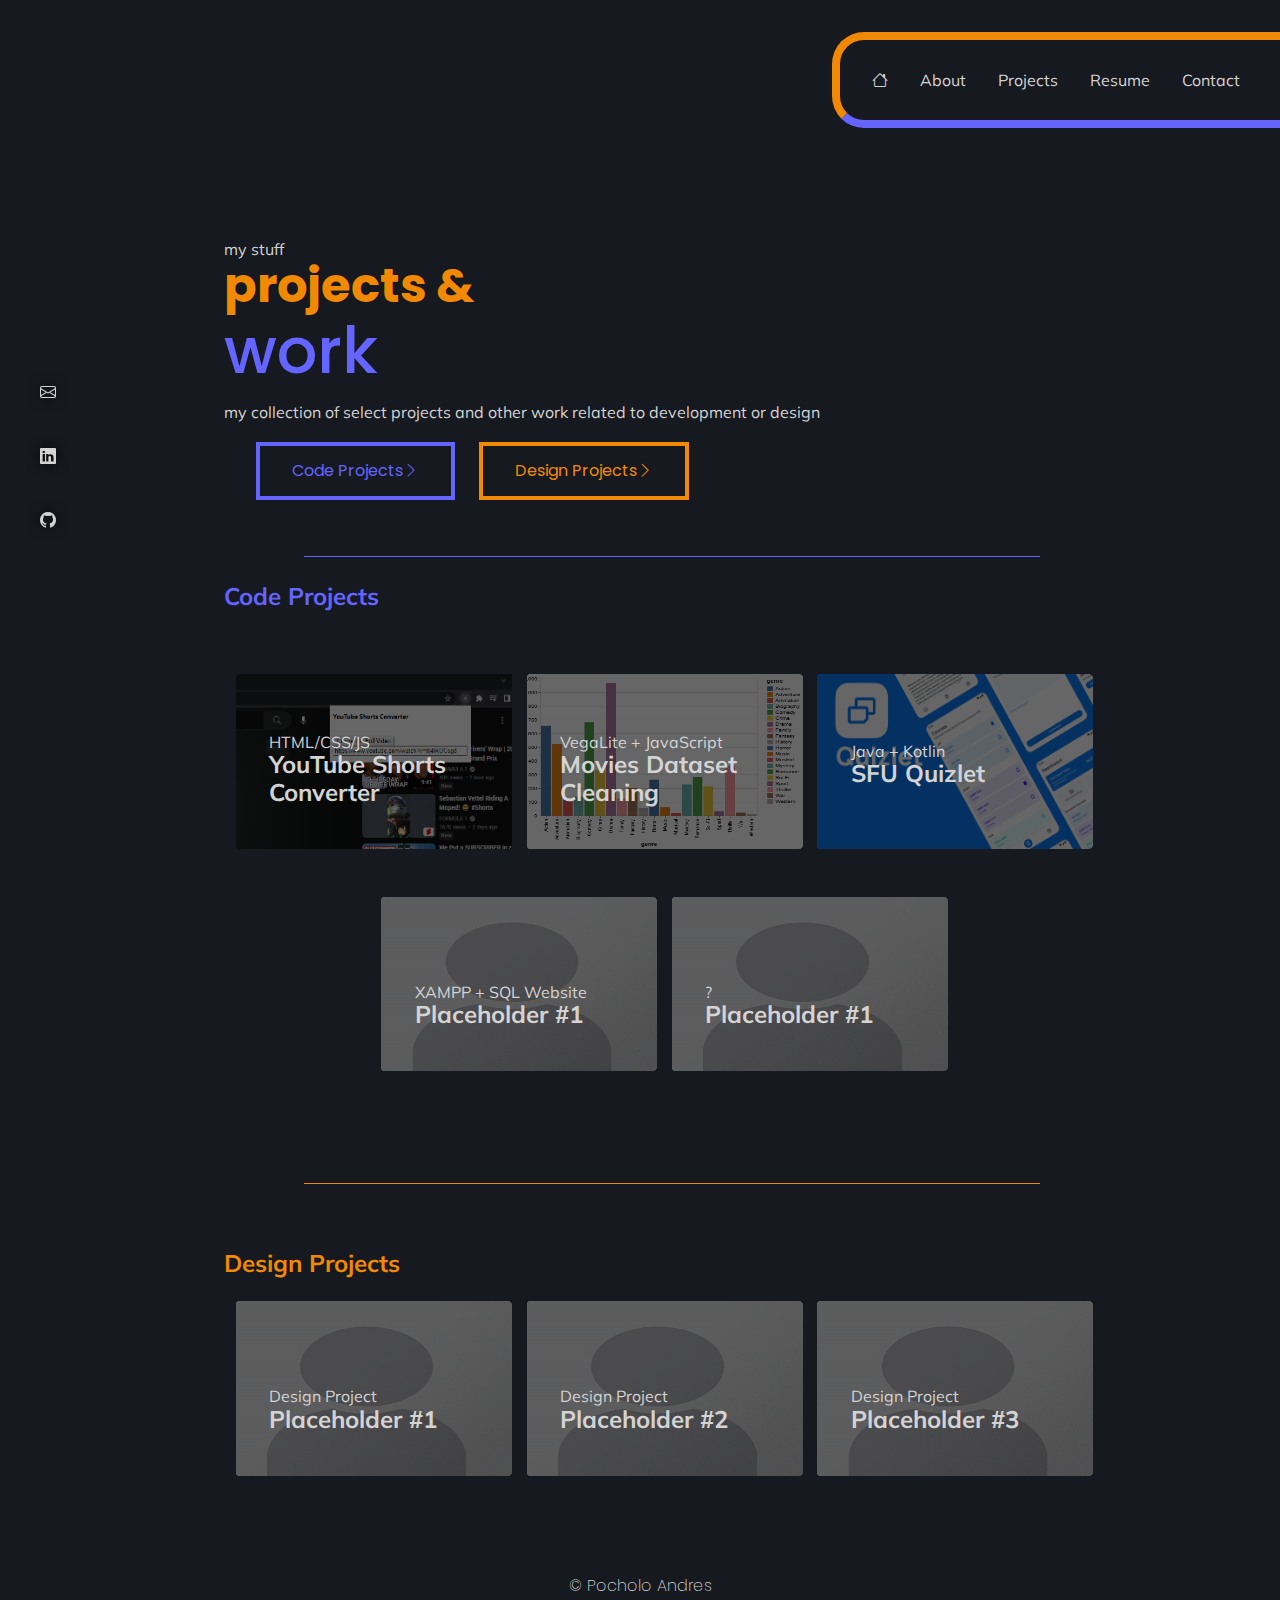
<file: projects.html>
<!doctype html>

<html lang="en">

    <head>
        <meta name="viewport" content="width=device-width, initial-scale=1">
        <meta charset="utf-8">
        <title>Projects</title>

        <!-- CSS -->
        <link rel="stylesheet" href="css/normalize.css">
        <link rel="stylesheet" href="css/styles.css">
        <link rel="stylesheet" href="css/bootstrapcolumns.css">


        <!-- Google Fonts -->
        <link rel="preconnect" href="https://fonts.googleapis.com">
        <link rel="preconnect" href="https://fonts.gstatic.com" crossorigin>
        <link href="https://fonts.googleapis.com/css2?family=Poppins:ital,wght@0,100;0,200;0,300;0,400;0,500;0,600;0,700;0,800;0,900;1,100;1,200;1,300;1,400;1,500;1,600;1,700;1,800;1,900&display=swap" rel="stylesheet">
        <link href="https://fonts.googleapis.com/css2?family=Mulish:wght@300;400;500&display=swap" rel="stylesheet">
        <link rel="stylesheet" href="https://cdn.jsdelivr.net/npm/bootstrap-icons@1.10.3/font/bootstrap-icons.css">
    </head>

    <body>

        <div class="sidebar">
            <div class="social-icon-animate">
                <ul class="flex-column">

                    <!-- Email -->
                    <li>
                        <a class="google" href="mailto:pandres@sfu.ca">
                            <span></span>
                            <span></span>
                            <span></span>
                            <span></span>
                            <i class="bi bi-envelope" aria-hidden="true"></i>
                        </a>
                    </li>
                    <!-- Linked In -->
                    <li>
                        <a class="linkedIn" href="https://www.linkedin.com/in/pocholo-andres/">
                            <span></span>
                            <span></span>
                            <span></span>
                            <span></span>
                            <i class="bi bi-linkedin" aria-hidden="true"></i>
                        </a>
                    </li>

                    <!-- Github -->
                    <li>
                        <a class="github" href="https://github.com/sleepsim">
                            <span></span>
                            <span></span>
                            <span></span>
                            <span></span>
                            <i class="bi bi-github" aria-hidden="true"></i>
                        </a>
                    </li>
                </ul>
            </div>
        </div>

        <nav class="main-nav-border">
            <div class="main-nav">
                <div class="navigation-animate">
                    <ul>
                        <!-- Home -->
                        <li>
                            <a class="orange" href="index.html">
                                <span></span>
                                <span></span>
                                <span></span>
                                <span></span>
                                <i class="bi bi-house" aria-hidden="true"></i>
                            </a>
                        </li>
                        <!-- About -->
                        <li>
                            <a class="orange" href="about.html">
                                <span></span>
                                <span></span>
                                <span></span>
                                <span></span>
                                About
                            </a>
                        </li>
                        <!-- Projects -->
                        <li>
                            <a class="orange" href="projects.html">
                                <span></span>
                                <span></span>
                                <span></span>
                                <span></span>
                                Projects
                            </a>
                        </li>
                        <!-- Resume -->
                        <li>
                            <a class="orange" href="resume.html">
                                <span></span>
                                <span></span>
                                <span></span>
                                <span></span>
                                Resume
                            </a>
                        </li>
                        <!-- Contact -->
                        <li>
                            <a class="orange" href="contact.html">
                                <span></span>
                                <span></span>
                                <span></span>
                                <span></span>
                                Contact
                            </a>
                        </li>
                    </ul>
                </div>
            </div>
        </nav>

        <div class="main-body-home">
            <div class="flex-container flex-column align-start no-gap">

                <p class="no-margin">my stuff</p>
                <h1 class="no-margin text-orange text-largest">projects &</h1>
                <h2 class="no-margin text-purple text-largest">work</h2>
                <p>my collection of select projects and other work related to development or design</p>

                <!-- Button -->
                <div class="flex-container no-margin">
                    <!-- Coding Button -->
                    <div class="animated-button-purple no-padding">
                        <a href="#coding"><span>Code Projects<i class="bi bi-chevron-right"></i></span></a>
                    </div>
                    <!-- Design Button -->
                    <div class="animated-button-orange no-padding">
                        <a href="#design"><span>Design Projects<i class="bi bi-chevron-right"></i></span></a>
                    </div>
                </div>
                
            </div>

            <div class="vertical-border-alt"></div>
            <h3 class="text-purple">Code Projects</h3>
            <section id="coding">
                <!-- First Row -->
                <div class="container">
                    <div class="row justify-content-center">
                        <!-- Example 3 -->
                        <div class="col-md-6 col-lg-4 mb-3">
                            <a href="process1.html">
                                <div class="hover hover-1 mx-auto" >
                                    <div class="hover-overlay"></div>
                                    <div class="hover-1-content hover-padding height-100">
                                        <p class="hover-1-title mv-0">HTML/CSS/JS</p><h3 class="hover-1-title mv-0">YouTube Shorts Converter</h3>
                                        <p class="hover-1-description mv-0"><em>Convert YouTube videos</em></p>
                                    </div>
                                    <img class="img-fluid h-100" src="assets/pr1-title.png" alt="Image of shorts converter in action" >
                                </div>
                            </a>
                        </div>
                        <!-- Example 2 -->
                        <div class="col-md-6 col-lg-4 mb-3">
                            <a href="process2.html">
                                <div class="hover hover-1 mx-auto" >
                                    <div class="hover-overlay"></div>
                                    <div class="hover-1-content hover-padding height-100">
                                        <p class="hover-1-title mv-0">VegaLite + JavaScript</p><h3 class="hover-1-title mv-0">Movies Dataset Cleaning</h3>
                                        <p class="hover-1-description mv-0"><em>Dataset sorting exercise</em></p>
                                    </div>
                                    <img class="img-fluid h-100" src="assets/pr2-title.png" alt="Image of a graph from sorting exercise">
                                </div>
                            </a>
                        </div>
                        <!-- Example 3 -->
                        <div class="col-md-6 col-lg-4 mb-3">
                            <a href="process3.html">
                                <div class="hover hover-1 mx-auto" >
                                    <div class="hover-overlay"></div>
                                    <div class="hover-1-content hover-padding height-100">
                                        <p class="hover-1-title mv-0">Java + Kotlin</p><h3 class="hover-1-title mv-0">SFU Quizlet</h3>
                                        <p class="hover-1-description mv-0"><em>Flashcards App for Android</em></p>
                                    </div>
                                    <img class="img-fluid h-100" src="assets/quizlet.PNG" alt="Logo for SFU Quizlet">
                                </div>
                            </a>
                        </div>
                        
                    </div>
                </div>

                <!-- 2nd row -->
                <div class="container">
                    <div class="row justify-content-center">
                        <!-- Example 1 -->

                        <!-- Example 2 -->
                        <div class="col-md-6 col-lg-4 mb-3">
                            <a href="">
                                <div class="hover hover-1 mx-auto" >
                                    <div class="hover-overlay"></div>
                                    <div class="hover-1-content hover-padding height-100">
                                        <p class="hover-1-title mv-0">XAMPP + SQL Website</p><h3 class="hover-1-title mv-0">Placeholder #1</h3>
                                        <p class="hover-1-description mv-0"><em>information here</em></p>
                                    </div>
                                    <img class="img-fluid h-100" src="assets/placeholder_400x400.jpg" alt="Placeholder image">
                                </div>
                            </a>
                        </div>
                        <!-- Example 3 -->
                        <div class="col-md-6 col-lg-4 mb-3">
                            <a href="">
                                <div class="hover hover-1 mx-auto" >
                                    <div class="hover-overlay"></div>
                                    <div class="hover-1-content hover-padding height-100">
                                        <p class="hover-1-title mv-0">?</p><h3 class="hover-1-title mv-0">Placeholder #1</h3>
                                        <p class="hover-1-description mv-0"><em>information here</em></p>
                                    </div>
                                    <img class="img-fluid h-100" src="assets/placeholder_400x400.jpg" alt="Placeholder image">
                                </div>
                            </a>
                        </div>
                        
                    </div>
                </div>
            </section>

            <!-- Design -->
            <div class="vertical-border"></div>
            <section id="design">
                <h3 class="text-orange">Design Projects</h3>
                <div class="container">
                    <div class="row justify-content-center">
                        <!-- Example 3 -->
                        <div class="col-md-6 col-lg-4 mb-3">
                            <a href="#">
                                <div class="hover hover-1 mx-auto" >
                                    <div class="hover-overlay"></div>
                                    <div class="hover-1-content hover-padding height-100">
                                        <p class="hover-1-title mv-0">Design Project</p><h3 class="hover-1-title mv-0">Placeholder #1</h3>
                                        <p class="hover-1-description mv-0"><em>information here</em></p>
                                    </div>
                                    <img class="img-fluid h-100" src="assets/placeholder_400x400.jpg" alt="Placeholder image">
                                </div>
                            </a>
                        </div>
                        <!-- Example 2 -->
                        <div class="col-md-6 col-lg-4 mb-3">
                            <a href="#">
                                <div class="hover hover-1 mx-auto" >
                                    <div class="hover-overlay"></div>
                                    <div class="hover-1-content hover-padding height-100">
                                        <p class="hover-1-title mv-0">Design Project</p><h3 class="hover-1-title mv-0">Placeholder #2</h3>
                                        <p class="hover-1-description mv-0"><em>information here</em></p>
                                    </div>
                                    <img class="img-fluid h-100" src="assets/placeholder_400x400.jpg" alt="Placeholder image">
                                </div>
                            </a>
                        </div>
                        <!-- Example 3 -->
                        <div class="col-md-6 col-lg-4 mb-3">
                            <a href="#">
                                <div class="hover hover-1 mx-auto" >
                                    <div class="hover-overlay"></div>
                                    <div class="hover-1-content hover-padding height-100">
                                        <p class="hover-1-title mv-0">Design Project</p><h3 class="hover-1-title mv-0">Placeholder #3</h3>
                                        <p class="hover-1-description mv-0"><em>information here</em></p>
                                    </div>
                                    <img class="img-fluid h-100" src="assets/placeholder_400x400.jpg" alt="Placeholder image">
                                </div>
                            </a>
                        </div>
                        
                    </div>
                </div>
            </section>

            <!-- <div class="vertical-border"></div> -->

            <!-- <div class="flex-container">
                <div class="flex-item">
                    <h2 class="text-med text-orange">Get in touch</p>
                </div>
            </div> -->

        </div>


        <script src="js/scripts.js"></script>

        <footer>
            <h4>&#169; Pocholo Andres</h4>

            <!-- Github/ Styleguide -->
            <div class="main-nav margin-auto width-50 justify-center">
                <div class="navigation-animate2">
                   <ul>
                        <!-- Email -->
                        <!-- <li>
                            <a class="orange" href="styleguide.html">
                                <span></span>
                                <span></span>
                                <span></span>
                                <span></span>
                                Style Guide
                            </a>
                        </li> -->
                        <!-- Linked In -->
                        <!-- <li>
                            <a class="orange" href="https://github.com/sleepsim/P03-Portfolio">
                                <span></span>
                                <span></span>
                                <span></span>
                                <span></span>
                                GitHub Repo
                            </a>
                        </li> -->
                    </ul>
                </div>
            </div>
        </footer>

    </body>

</html>
</file>
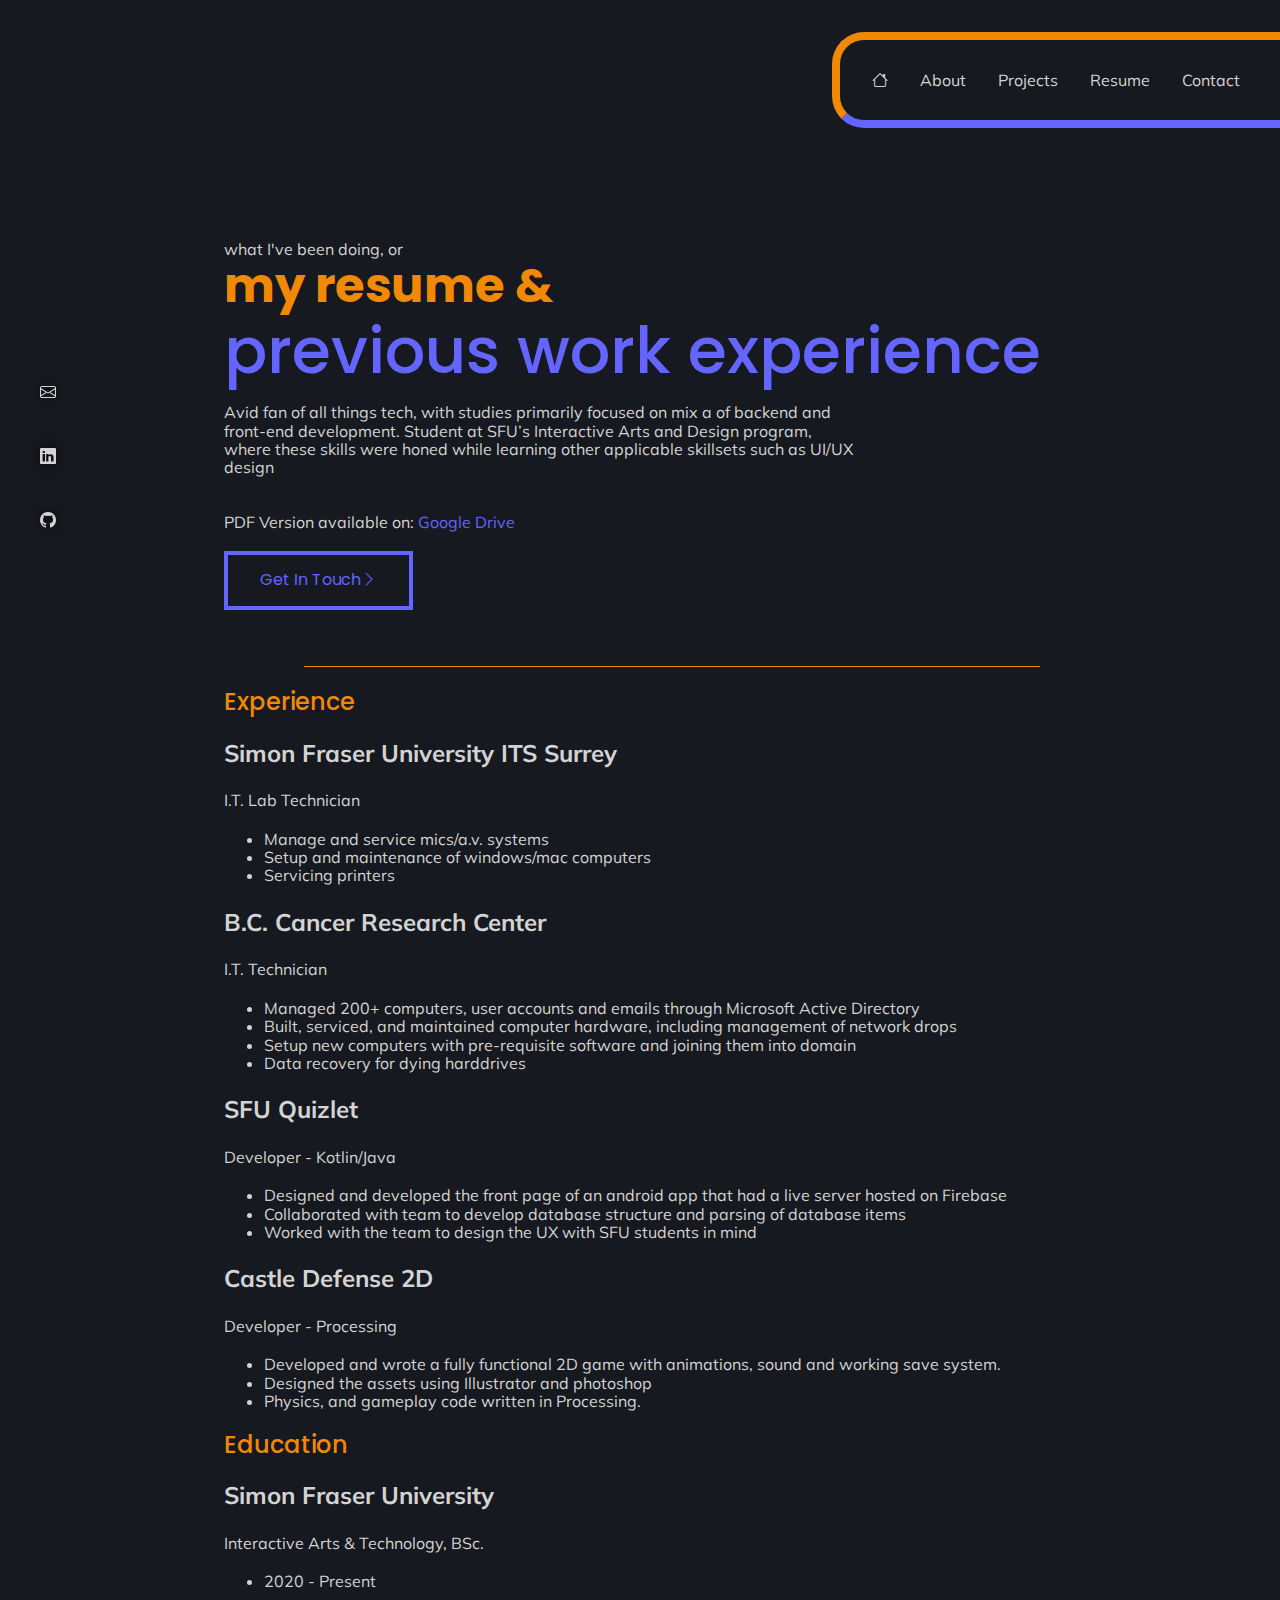
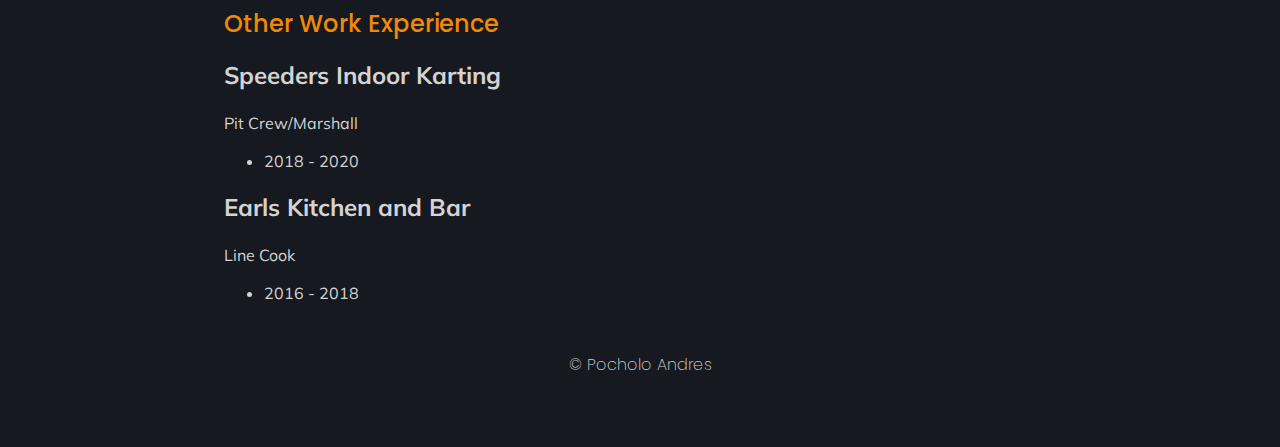
<file: resume.html>
<!doctype html>

<html lang="en">

    <head>
        <meta name="viewport" content="width=device-width, initial-scale=1">
        <meta charset="utf-8">
        <title>Resume</title>

        <!-- CSS -->
        <link rel="stylesheet" href="css/normalize.css">
        <link rel="stylesheet" href="css/styles.css">
        <link rel="stylesheet" href="css/bootstrapcolumns.css">


        <!-- Google Fonts -->
        <link rel="preconnect" href="https://fonts.googleapis.com">
        <link rel="preconnect" href="https://fonts.gstatic.com" crossorigin>
        <link href="https://fonts.googleapis.com/css2?family=Poppins:ital,wght@0,100;0,200;0,300;0,400;0,500;0,600;0,700;0,800;0,900;1,100;1,200;1,300;1,400;1,500;1,600;1,700;1,800;1,900&display=swap" rel="stylesheet">
        <link href="https://fonts.googleapis.com/css2?family=Mulish:wght@300;400;500&display=swap" rel="stylesheet">
        <link rel="stylesheet" href="https://cdn.jsdelivr.net/npm/bootstrap-icons@1.10.3/font/bootstrap-icons.css">
    </head>

    <body>

        <div class="sidebar">
            <div class="social-icon-animate">
                <ul class="flex-column">

                    <!-- Email -->
                    <li>
                        <a class="google" href="mailto:pandres@sfu.ca">
                            <span></span>
                            <span></span>
                            <span></span>
                            <span></span>
                            <i class="bi bi-envelope" aria-hidden="true"></i>
                        </a>
                    </li>
                    <!-- Linked In -->
                    <li>
                        <a class="linkedIn" href="https://www.linkedin.com/in/pocholo-andres/">
                            <span></span>
                            <span></span>
                            <span></span>
                            <span></span>
                            <i class="bi bi-linkedin" aria-hidden="true"></i>
                        </a>
                    </li>

                    <!-- Github -->
                    <li>
                        <a class="github" href="https://github.com/sleepsim">
                            <span></span>
                            <span></span>
                            <span></span>
                            <span></span>
                            <i class="bi bi-github" aria-hidden="true"></i>
                        </a>
                    </li>
                </ul>
            </div>
        </div>

        <nav class="main-nav-border">
            <div class="main-nav">
                <div class="navigation-animate">
                    <ul>
                        <!-- Home -->
                        <li>
                            <a class="orange" href="index.html">
                                <span></span>
                                <span></span>
                                <span></span>
                                <span></span>
                                <i class="bi bi-house" aria-hidden="true"></i>
                            </a>
                        </li>
                        <!-- About -->
                        <li>
                            <a class="orange" href="about.html">
                                <span></span>
                                <span></span>
                                <span></span>
                                <span></span>
                                About
                            </a>
                        </li>
    
                        <!-- Projects -->
                        <li>
                            <a class="orange" href="projects.html">
                                <span></span>
                                <span></span>
                                <span></span>
                                <span></span>
                                Projects
                            </a>
                        </li>
                        <!-- Resume -->
                        <li>
                            <a class="orange" href="resume.html">
                                <span></span>
                                <span></span>
                                <span></span>
                                <span></span>
                                Resume
                            </a>
                        </li>
                        <!-- Contact -->
                        <li>
                            <a class="orange" href="contact.html">
                                <span></span>
                                <span></span>
                                <span></span>
                                <span></span>
                                Contact
                            </a>
                        </li>
                    </ul>
                </div>
            </div>
        </nav>

        <div class="main-body-home">
            <div class="flex-container flex-column align-start no-gap">

                <p class="no-margin">what I've been doing, or</p>
                <h1 class="no-margin text-orange text-largest">my resume &</h1>
                <h2 class="no-margin text-purple text-largest">previous work experience</h2>
                <p>Avid fan of all things tech, with studies primarily focused on mix a of backend and front-end development. Student at SFU’s Interactive Arts and Design program, where 
                    these skills were honed while learning other applicable skillsets such as UI/UX design
                </p>
                <p>PDF Version available on: <a href="google.com" class="text-purple">Google Drive</a></p>

                <!-- Contact Button -->
                <div class="animated-button-purple no-padding">
                    <a href="contact.html"><span>Get In Touch<i class="bi bi-chevron-right"></i></span></a>
                </div>
            </div>

            <div class="vertical-border"></div>

            <h2 class="text-orange">Experience</h2>

            <h3>Simon Fraser University ITS Surrey</h3>
            <p>I.T. Lab Technician</p>
            <ul>
                <li>Manage and service mics/a.v. systems</li>
                <li>Setup and maintenance of windows/mac computers</li>
                <li>Servicing printers</li>
            </ul>

            <h3>B.C. Cancer Research Center</h3>
            <p>I.T. Technician</p>
            <ul>
                <li>Managed 200+ computers, user accounts and emails through Microsoft Active Directory</li>
                <li>Built, serviced, and maintained computer hardware, including management of network drops</li>
                <li>Setup new computers with pre-requisite software and joining them into domain</li>
                <li>Data recovery for dying harddrives</li>
            </ul>

            <h3>SFU Quizlet</h3>
            <p>Developer - Kotlin/Java</p>
            <ul>
                <li>Designed and developed the front page of an android app that had a live server hosted on Firebase</li>
                <li>Collaborated with team to develop database structure and parsing of database items</li>
                <li>Worked with the team to design the UX with SFU students in mind</li>
            </ul>

            <h3>Castle Defense 2D</h3>
            <p>Developer - Processing</p>
            <ul>
                <li>Developed and wrote a fully functional 2D game with animations, sound and working save system.</li>
                <li>Designed the assets using Illustrator and photoshop</li>
                <li>Physics, and gameplay code written in Processing.</li>
            </ul>

            <h2 class="text-orange">Education</h2>
            <h3>Simon Fraser University</h3>
            <p>Interactive Arts & Technology, BSc.</p>
            <ul>
                <li>2020 - Present</li>
            </ul>

            <h2 class="text-orange">Other Work Experience</h2>
            <h3>Speeders Indoor Karting</h3>
            <p>Pit Crew/Marshall</p>
            <ul>
                <li>2018 - 2020</li>
            </ul>

            <h3>Earls Kitchen and Bar</h3>
            <p>Line Cook</p>
            <ul>
                <li>2016 - 2018</li>
            </ul>



        </div>


        <script src="js/scripts.js"></script>

        <footer>
            <h4>&#169; Pocholo Andres</h4>
            <!-- Github/ Styleguide -->
            <div class="main-nav margin-auto width-50 justify-center">
                <div class="navigation-animate2">
                    <ul>
                        <!-- Email -->
                        <!-- <li>
                            <a class="orange" href="styleguide.html">
                                <span></span>
                                <span></span>
                                <span></span>
                                <span></span>
                                Style Guide
                            </a>
                        </li> -->
                        <!-- Linked In -->
                        <!-- <li>
                            <a class="orange" href="https://github.com/sleepsim/P03-Portfolio">
                                <span></span>
                                <span></span>
                                <span></span>
                                <span></span>
                                GitHub Repo
                            </a>
                        </li> -->
                    </ul>
                </div>
            </div>
        </footer>

    </body>

</html>
</file>
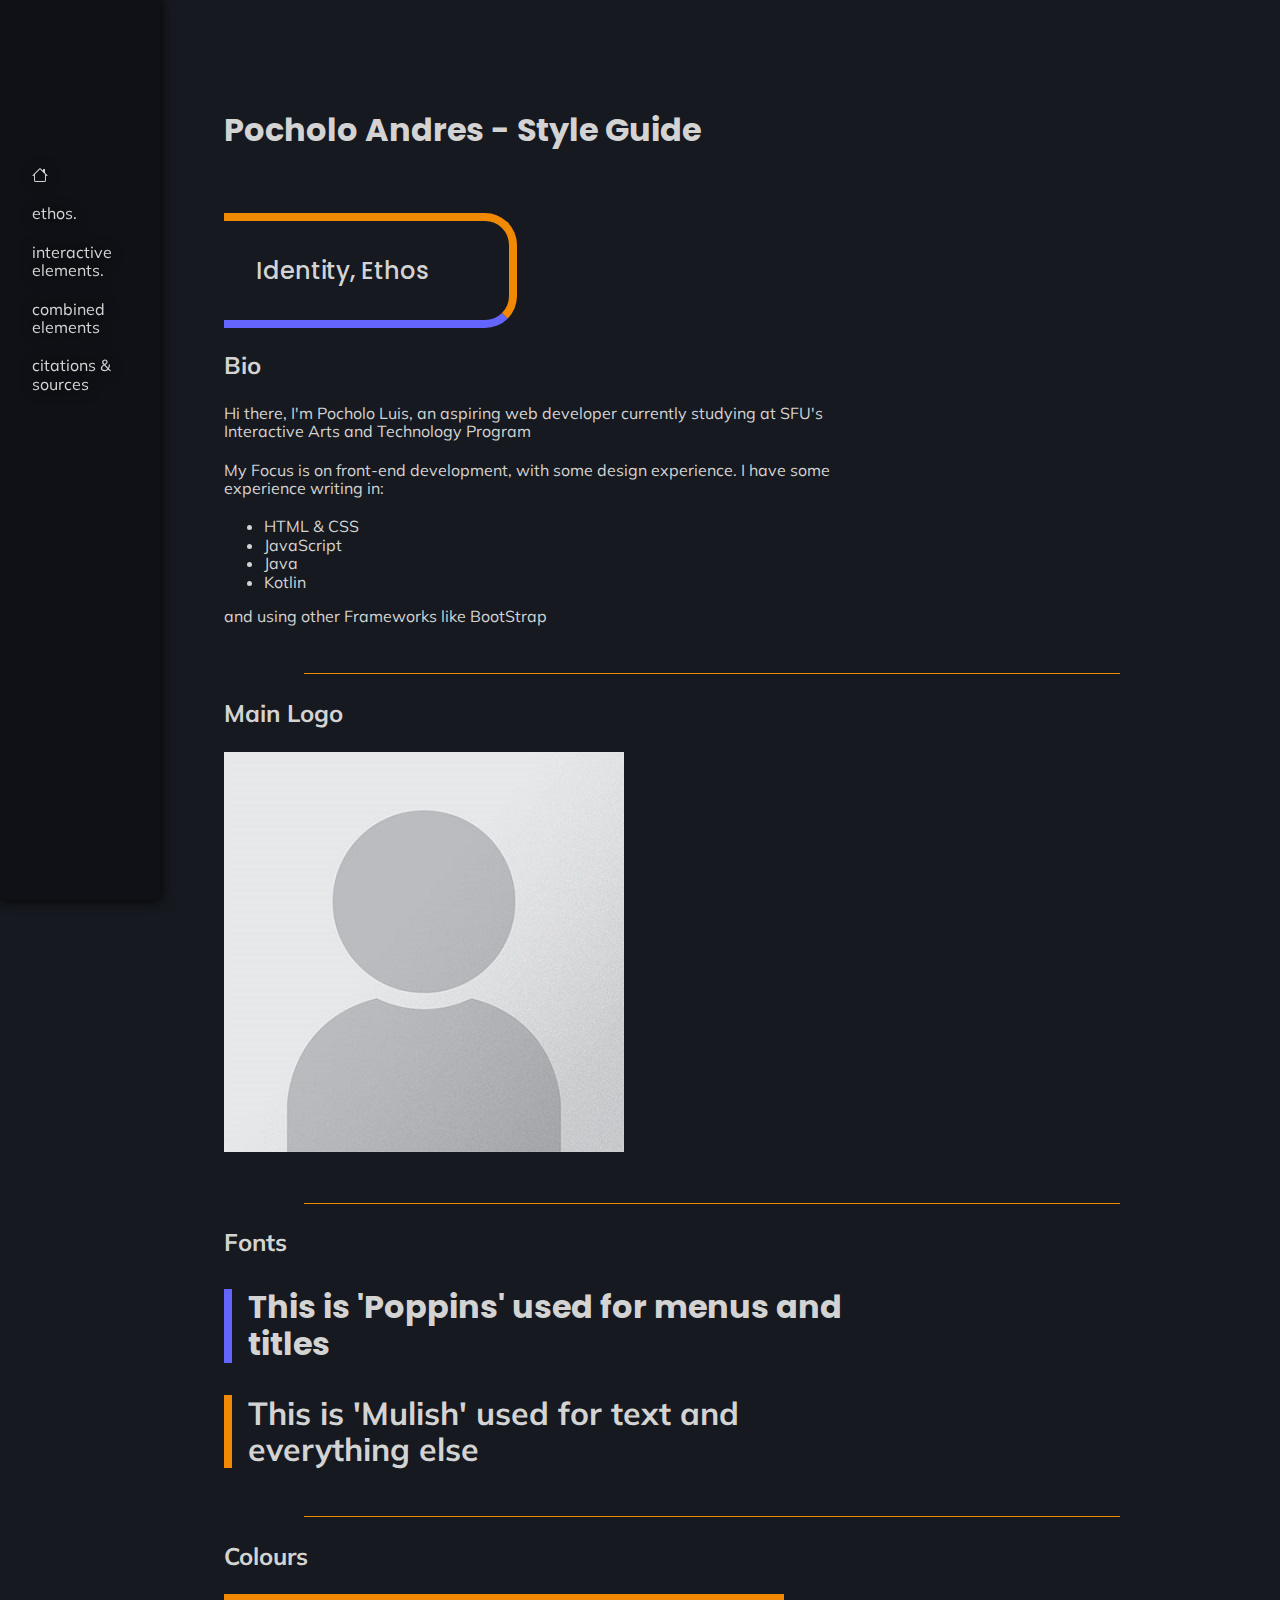
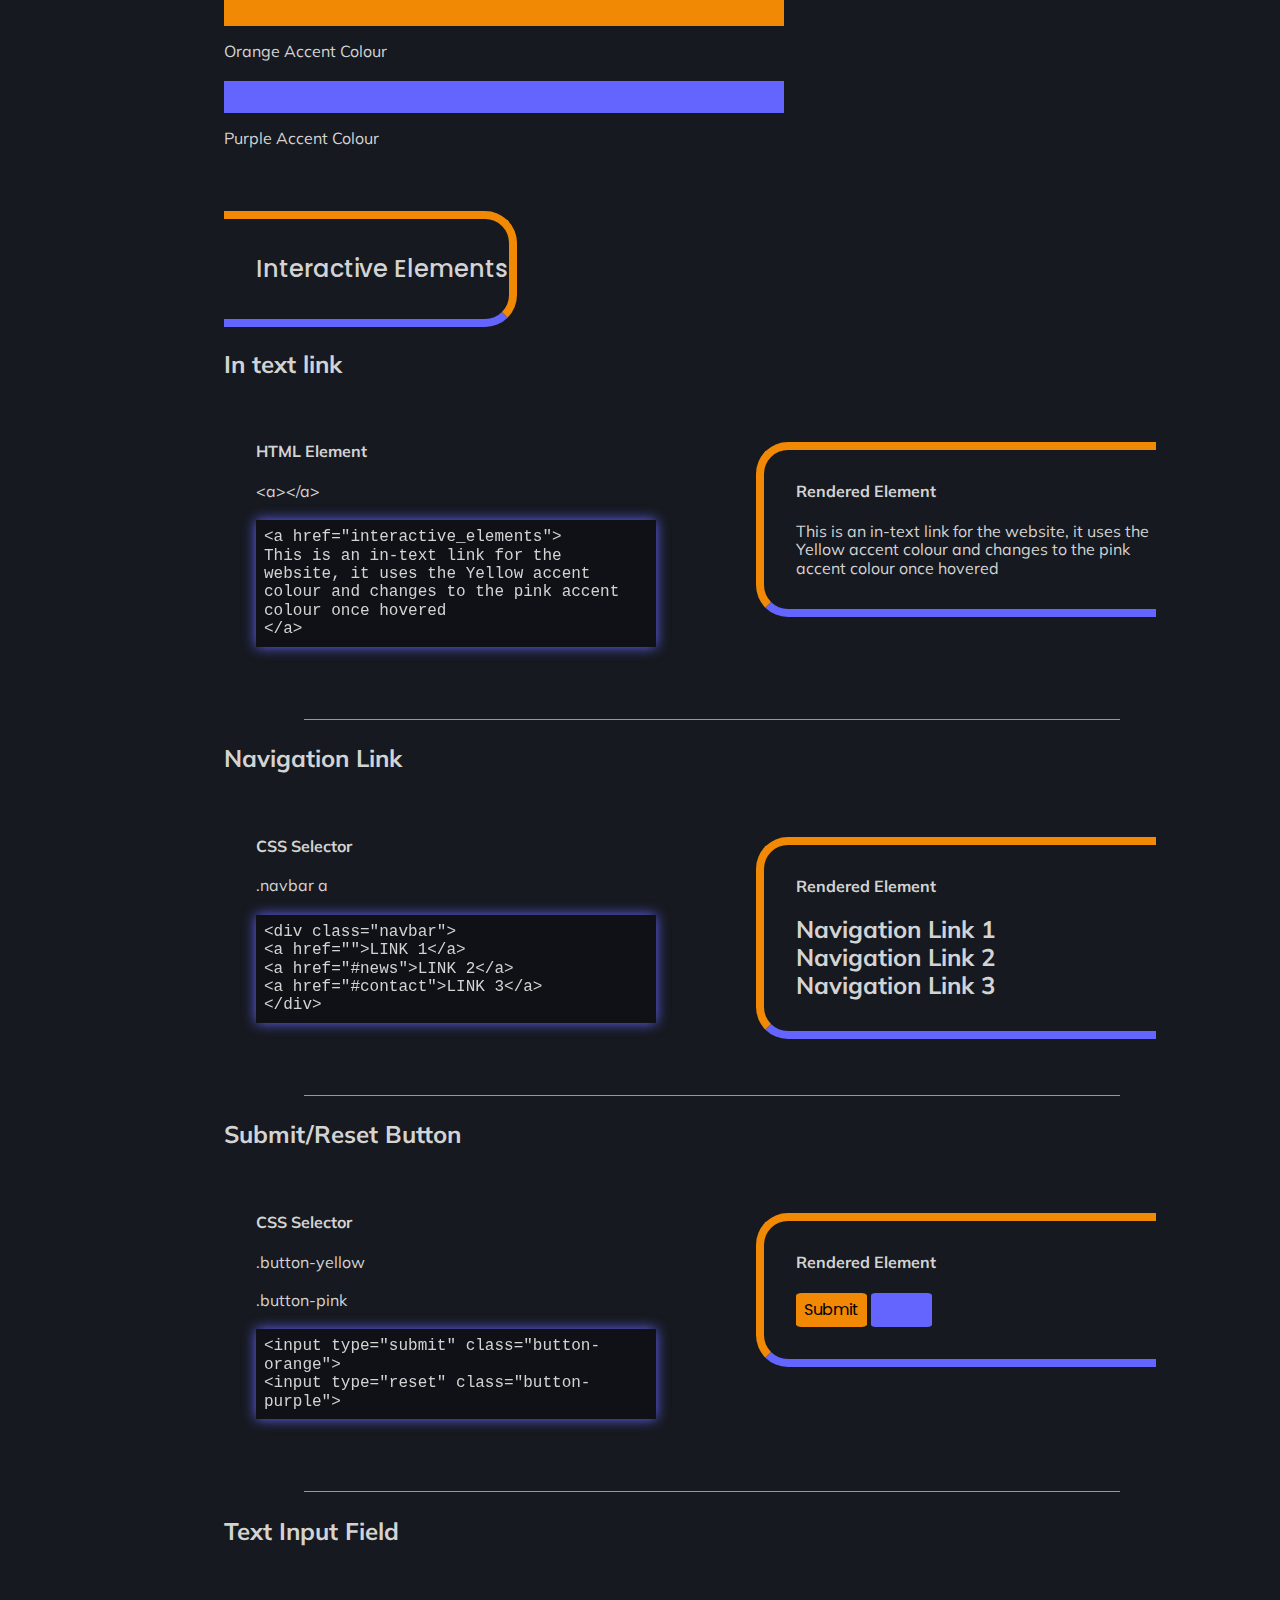
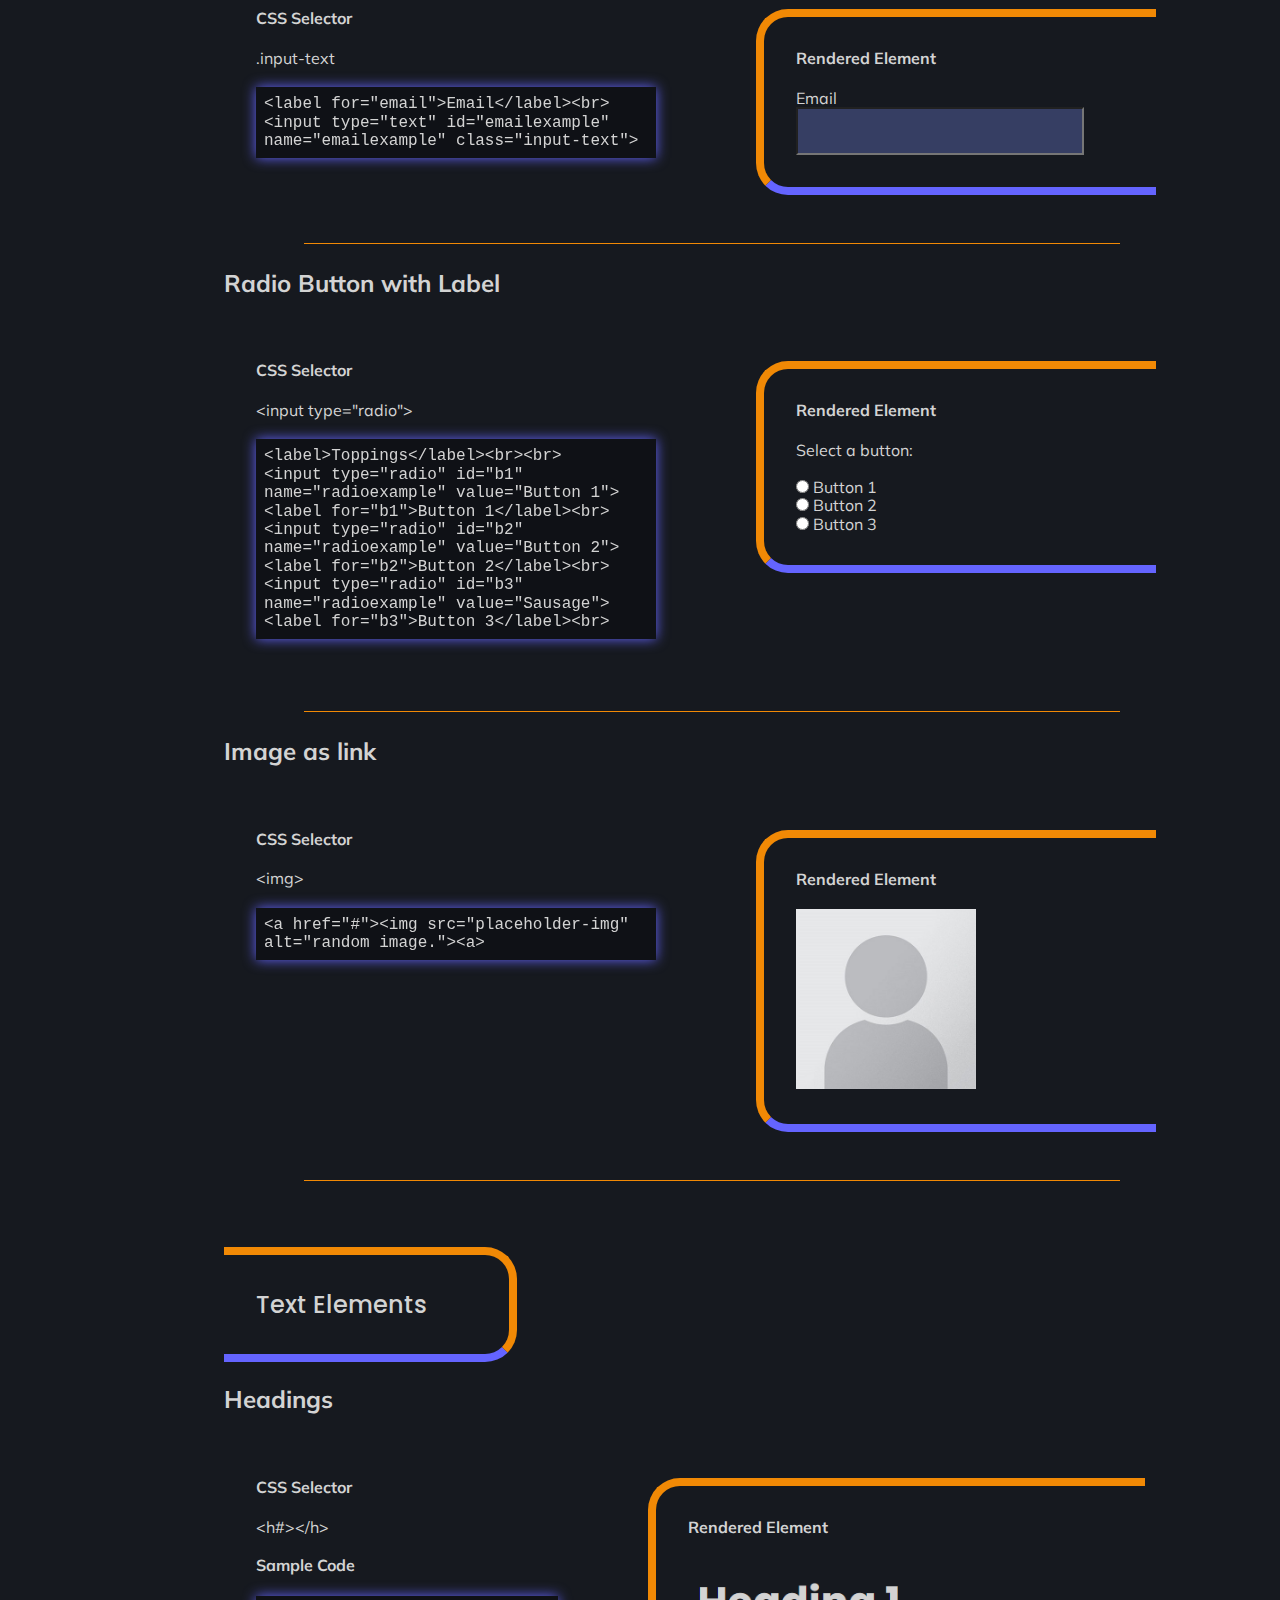
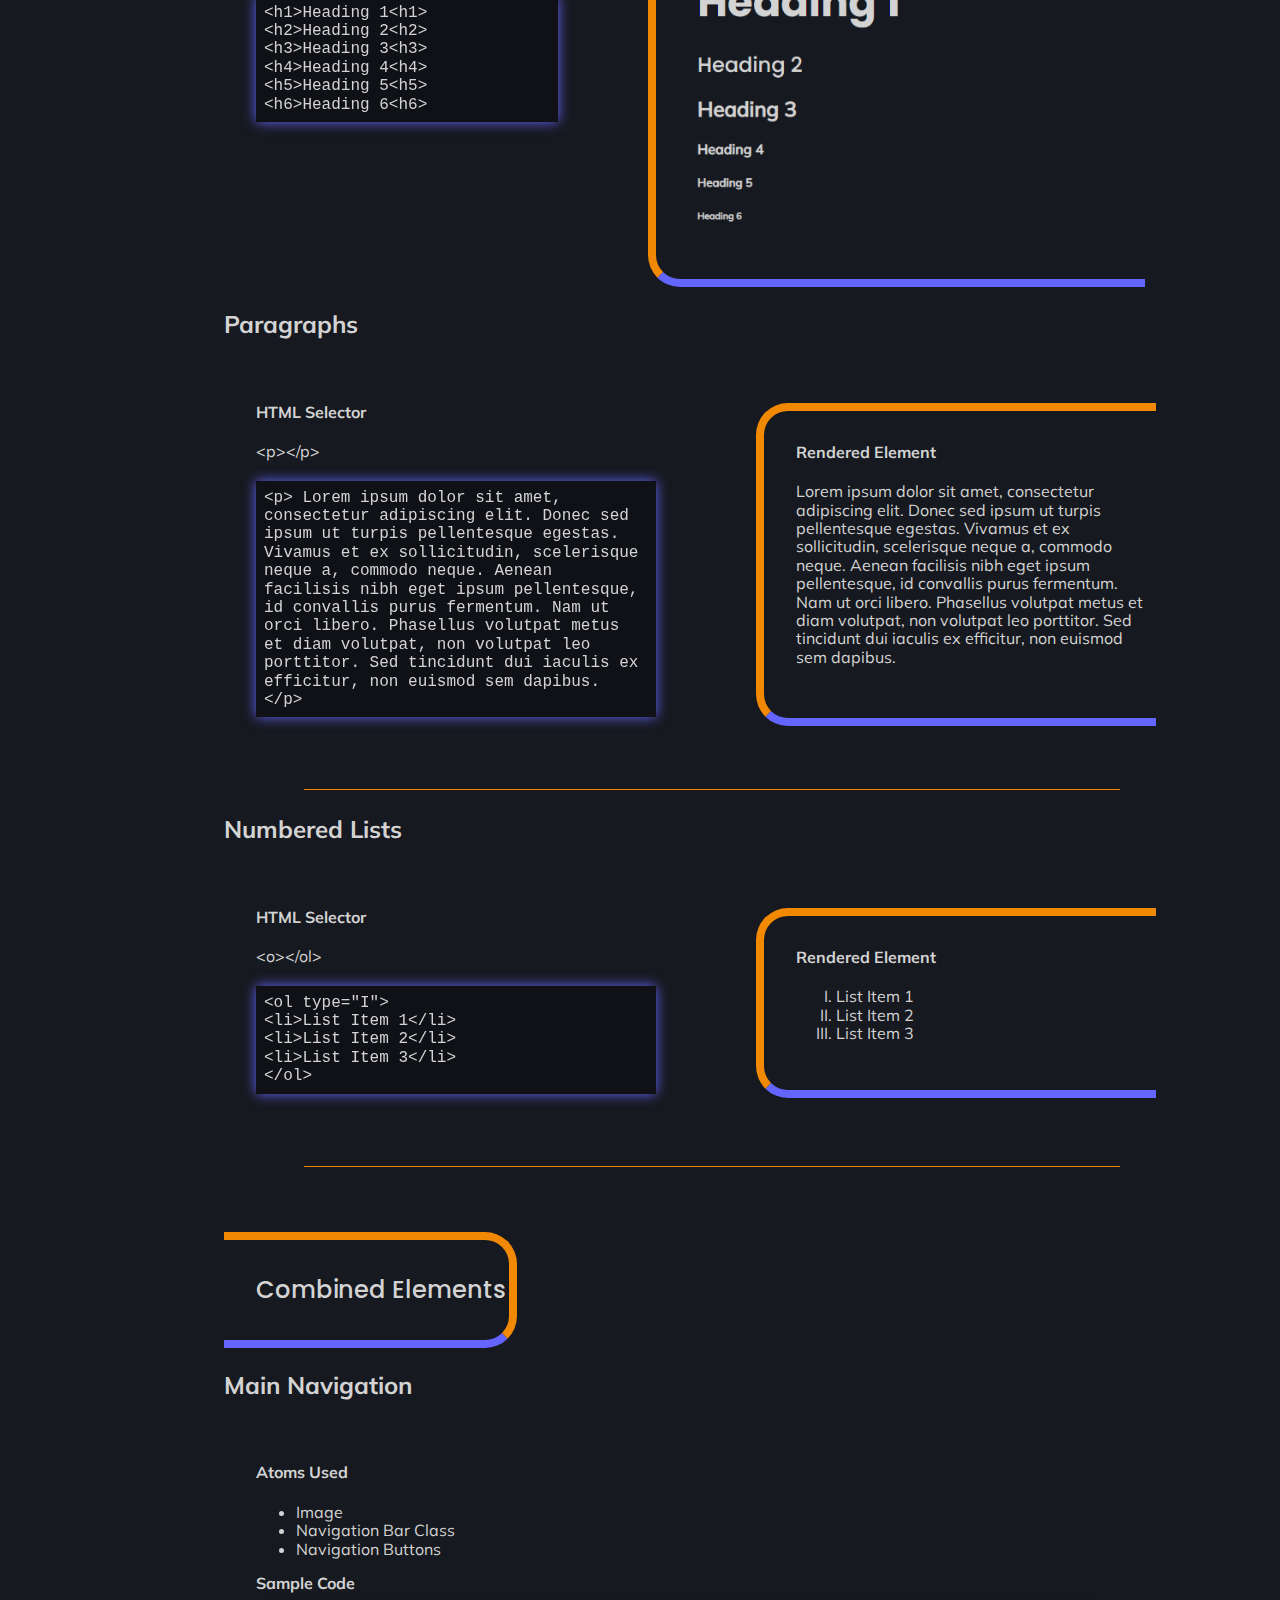
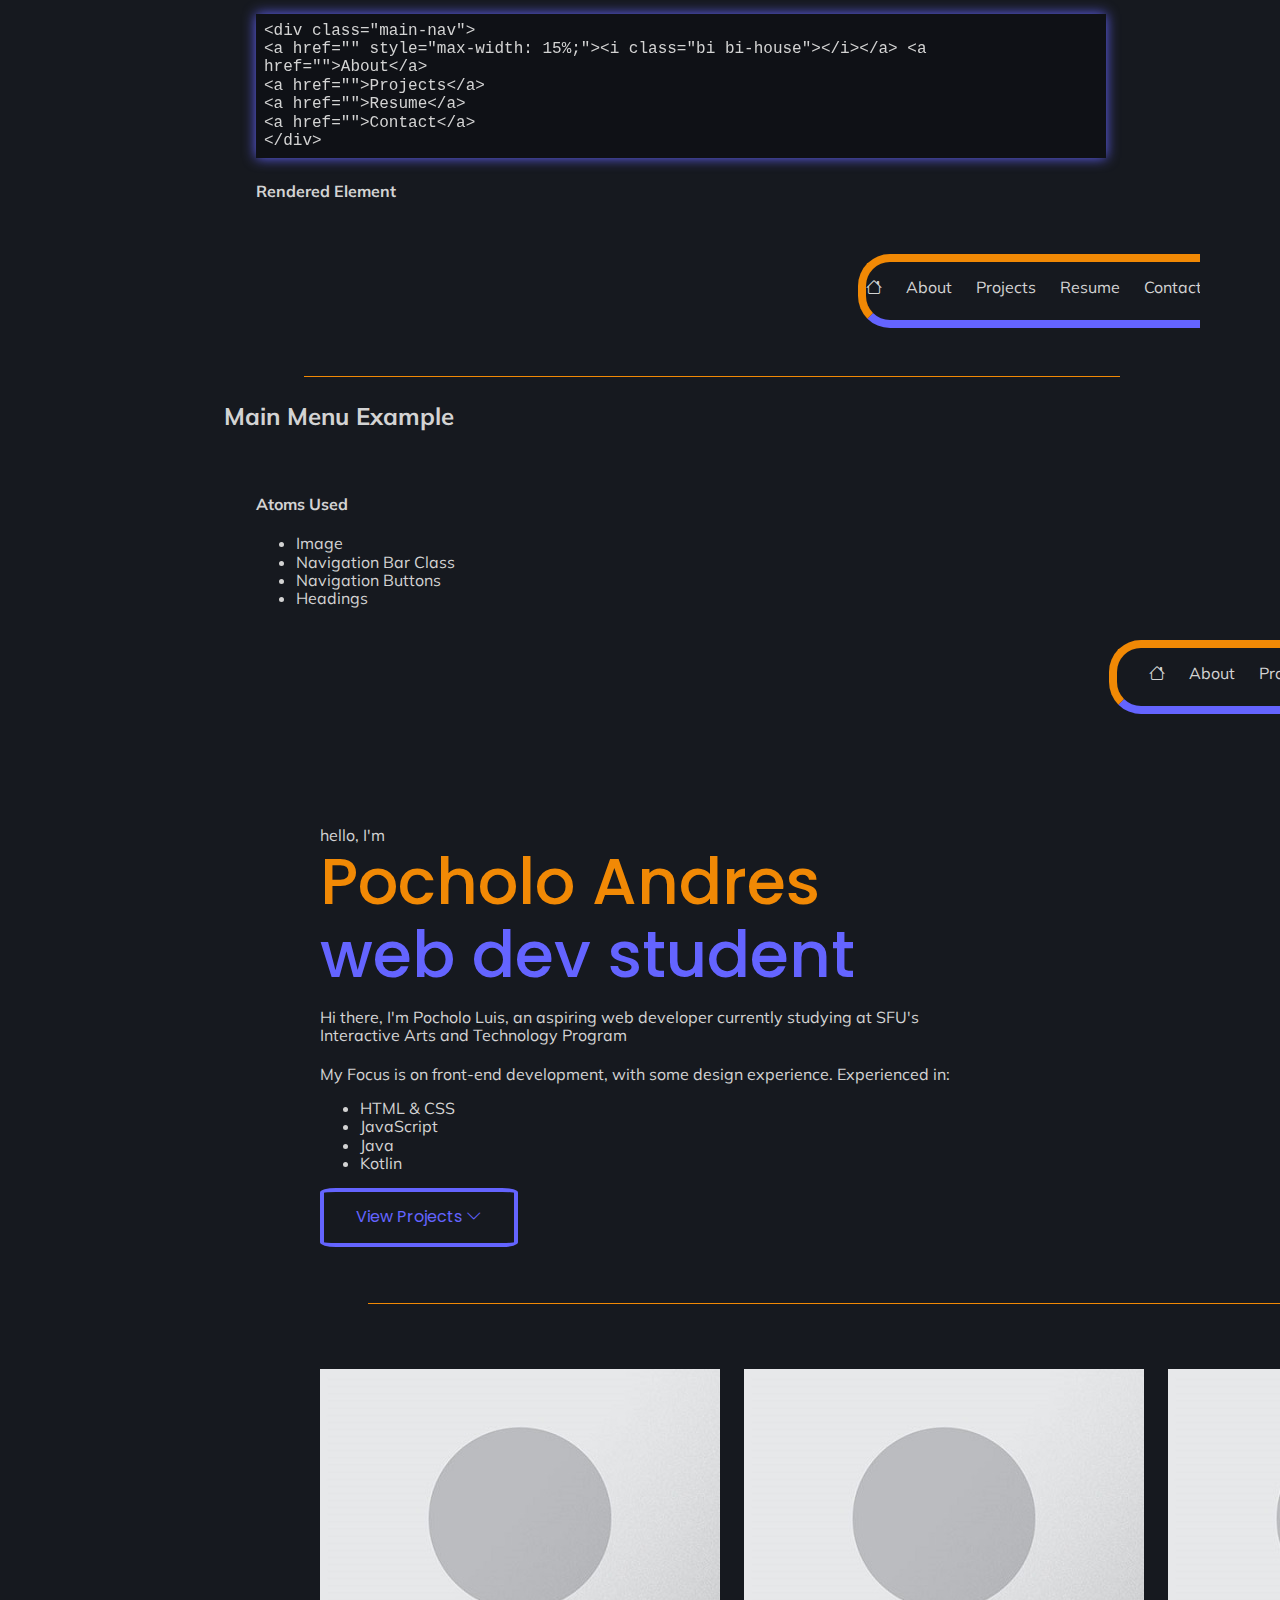
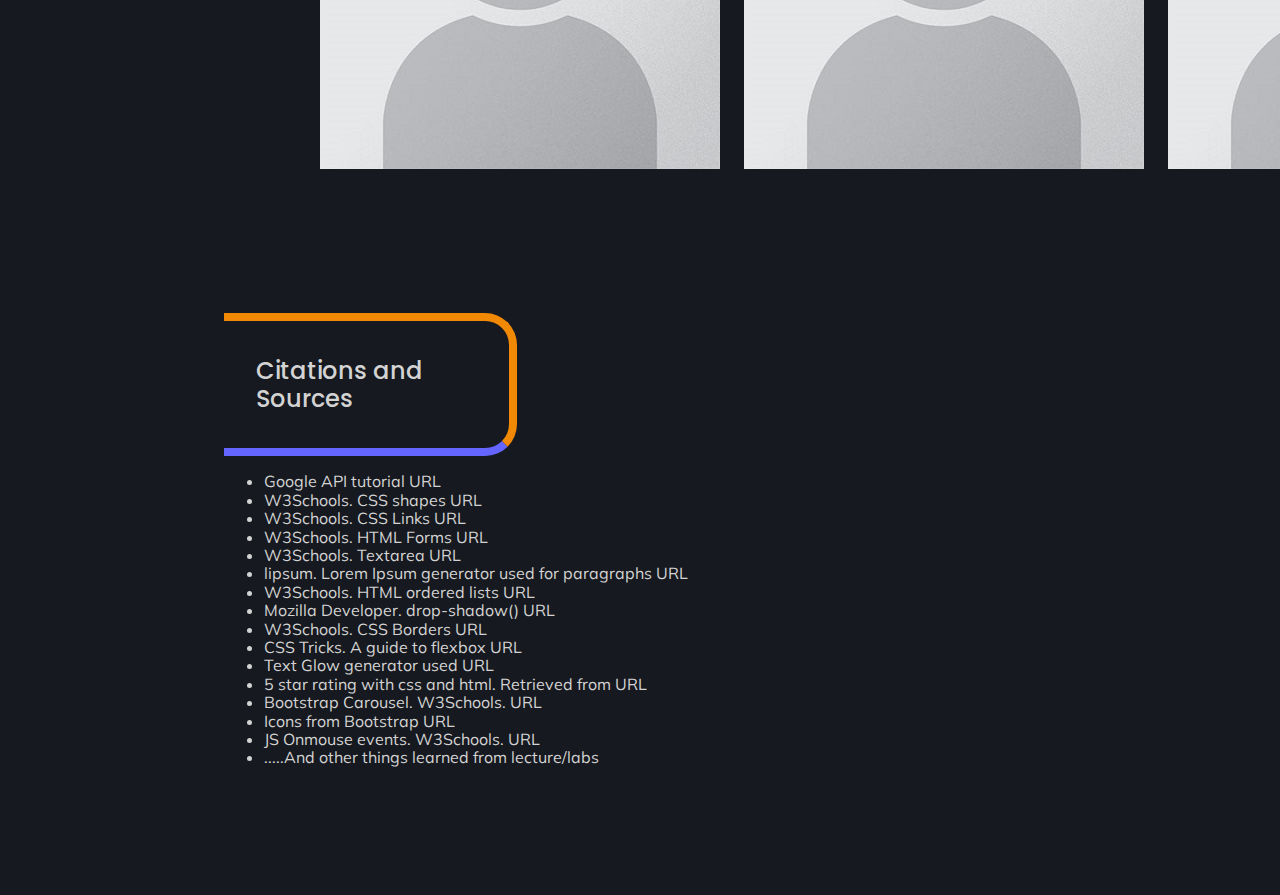
<file: styleguide.html>
<!doctype html>

<html lang="en">

    <head>
        <meta name="viewport" content="width=device-width, initial-scale=1">
        <meta charset="utf-8">
        <title>Style Guide</title>

        <!-- CSS -->
        <link rel="stylesheet" href="css/normalize.css">
        <link rel="stylesheet" href="css/styles.css">
        <link rel="stylesheet" href="css/bootstrapcolumns.css">

        <!-- Google Fonts -->
        <link rel="preconnect" href="https://fonts.googleapis.com">
        <link rel="preconnect" href="https://fonts.gstatic.com" crossorigin>
        <link href="https://fonts.googleapis.com/css2?family=Poppins:ital,wght@0,100;0,200;0,300;0,400;0,500;0,600;0,700;0,800;0,900;1,100;1,200;1,300;1,400;1,500;1,600;1,700;1,800;1,900&display=swap" rel="stylesheet">
        <link href="https://fonts.googleapis.com/css2?family=Mulish:wght@300;400;500&display=swap" rel="stylesheet">
        <link rel="stylesheet" href="https://cdn.jsdelivr.net/npm/bootstrap-icons@1.10.3/font/bootstrap-icons.css">
        

    </head>

    <body>

        <header>
            <div class="sidebar-sg">
                <a href="index.html"><i class="bi bi-house"></i></a>
                <a href="#ethos">ethos.</a>
                <a href="#interactive_elements">interactive elements.</a>
                <a href="#combined_elements">combined elements</a>
                <a href="#citations">citations & sources</a>
            </div>
        </header>

        <div class="main-body-sg">
            <div class="main-title">
                <h1>Pocholo Andres - Style Guide</h1>
            </div>
            
            <section id="ethos">
                <div class="top-border">
                    <h2>Identity, Ethos</h2>
                </div>
                
                <!-- Bio -->
                <h3>Bio</h3>
                <p>Hi there, I'm Pocholo Luis, an aspiring web developer currently studying at SFU's Interactive Arts and Technology Program</p>
                <p>My Focus is on front-end development, with some design experience. I have some experience writing in:</p>

                <ul>
                    <li>HTML & CSS</li>
                    <li>JavaScript</li>
                    <li>Java</li>
                    <li>Kotlin</li>
                </ul>
                <p>and using other Frameworks like BootStrap</p>
                <div class="vertical-border"></div>

                <!-- Logo -->
                <h3>Main Logo</h3>
                <img src="assets/placeholder_400x400.jpg" alt="placeholder img">
                <div class="vertical-border"></div>

                <!-- Fonts -->
                <h3>Fonts</h3>
                <div class="left-border">
                    <p style="font-family: 'Poppins'; font-weight: bolder; font-size: 2rem;">This is 'Poppins' used for menus and titles</p>
                </div>
                <div class="left-border-alternate">
                    <p style="font-family: 'Mulish'; font-weight: bolder; font-size: 2rem;">This is 'Mulish' used for text and everything else</p>
                </div>
                <div class="vertical-border"></div>

                <!-- Colors -->
                <h3>Colours</h3>
                <div class="color-box" style="background-color: var(--orange-accent);"></div>
                <p>Orange Accent Colour</p>
                <div class="color-box" style="background-color: var(--purple-accent);"></div>
                <p>Purple Accent Colour</p>

            </section>

            <!-- #INTERACTIVE ELEMENTS -->
            <section id="interactive_elements">
                <div class="top-border">
                    <h2>Interactive Elements</h2>
                </div>

                <!-- In text link -->
                <h3>In text link</h3>
                <div class="flex-container">

                    <!-- Description -->
                    <div class="flex-item">
                        <h4>HTML Element</h4>
                        <p>&lt;a&gt;&lt;/a&gt;</p>
                        <code>&lt;a href=&quot;interactive_elements&quot;&gt;<br>This is an in-text link for the website, it uses the Yellow accent colour and changes to the pink accent colour once hovered<br>&lt;/a&gt;</code>
                    </div>

                    <!-- Render -->
                    <div class="flex-item">
                        <div class="render-border">
                            <h4>Rendered Element</h4>
                            <a href="interactive_elements">This is an in-text link for the website, it uses the Yellow accent colour and changes to the pink accent colour once hovered</a>
                        </div>
                    </div>
                </div>

                <div class="vertical-border"></div>

                <!-- Navigation Button -->
                <h3>Navigation Link</h3>
                <div class="flex-container">
                    
                    <!-- Description -->
                    <div class="flex-item">
                        <h4>CSS Selector</h4>
                        <p>.navbar a</p>
                        <code>
                            &lt;div class=&quot;navbar&quot;&gt;<br>
                            &lt;a href=&quot;&quot;&gt;LINK 1&lt;/a&gt;<br>
                            &lt;a href=&quot;#news&quot;&gt;LINK 2&lt;/a&gt;<br>
                            &lt;a href=&quot;#contact&quot;&gt;LINK 3&lt;/a&gt;<br>
                            &lt;/div&gt;
                        </code>
                    </div>

                    <!-- Render -->
                    <div class="flex-item">
                        <div class="render-border">
                            <h4>Rendered Element</h4>
                            <a href="#interactive_elements" class="nav-example">Navigation Link 1</a><br>
                            <a href="#interactive_elements" class="nav-example">Navigation Link 2</a><br>
                            <a href="#interactive_elements" class="nav-example">Navigation Link 3</a><br>
                        </div>
                    </div>
                </div>

                <div class="vertical-border"></div>
                
                <!-- Submit/Reset Button -->
                <h3>Submit/Reset Button</h3>
                <div class="flex-container">
                    
                    <!-- Description -->
                    <div class="flex-item">
                        <h4>CSS Selector</h4>
                        <p>.button-yellow</p>
                        <p>.button-pink</p>
                        <code>
                            &lt;input type=&quot;submit&quot; class=&quot;button-orange&quot;&gt;<br>
                            &lt;input type=&quot;reset&quot; class=&quot;button-purple&quot;&gt;
                        </code>
                    </div>

                    <!-- Render -->
                    <div class="flex-item">
                        <div class="render-border">
                            <h4>Rendered Element</h4>
                            <input type="submit" class="button-orange">
                            <input type="reset" class="button-purple">
                        </div>
                    </div>
                </div>

                <div class="vertical-border"></div>

                 <!-- Text Input Field -->
                <h3>Text Input Field</h3>
                <div class="flex-container">

                    <!-- Description -->
                    <div class="flex-item">
                        <h4>CSS Selector</h4>
                        <p>.input-text</p>
                        <code>
                            &lt;label for=&quot;email&quot;&gt;Email&lt;/label&gt;&lt;br&gt;<br>
                            &lt;input type=&quot;text&quot; id=&quot;emailexample&quot; name=&quot;emailexample&quot; class=&quot;input-text&quot;&gt;<br>
                        </code>
                    </div>

                    <!-- Render -->
                    <div class="flex-item">
                        <div class="render-border">
                            <h4>Rendered Element</h4>
                            <label for="emailexample">Email</label><br>
                            <input type="text" id="emailexample" name="emailexample" class="input-text">
                        </div>
                    </div>
                </div>

                <div class="vertical-border"></div>

                <!-- Radio Button with Label -->
                <h3>Radio Button with Label</h3>
                <div class="flex-container">

                    <!-- Description -->
                    <div class="flex-item">
                        <h4>CSS Selector</h4>
                        <p>&lt;input type=&quot;radio&quot;&gt;</p>
                        <code>
                            &lt;label&gt;Toppings&lt;/label&gt;&lt;br&gt;&lt;br&gt;<br>
                            &lt;input type=&quot;radio&quot; id=&quot;b1&quot; name=&quot;radioexample&quot; value=&quot;Button 1&quot;&gt;<br>
                            &lt;label for=&quot;b1&quot;&gt;Button 1&lt;/label&gt;&lt;br&gt;<br>
                            &lt;input type=&quot;radio&quot; id=&quot;b2&quot; name=&quot;radioexample&quot; value=&quot;Button 2&quot;&gt;<br>
                            &lt;label for=&quot;b2&quot;&gt;Button 2&lt;/label&gt;&lt;br&gt;<br>
                            &lt;input type=&quot;radio&quot; id=&quot;b3&quot; name=&quot;radioexample&quot; value=&quot;Sausage&quot;&gt;<br>
                            &lt;label for=&quot;b3&quot;&gt;Button 3&lt;/label&gt;&lt;br&gt;<br>
                        </code>
                    </div>

                    <!-- Render -->
                    <div class="flex-item">
                        <div class="render-border">
                            <h4>Rendered Element</h4>
                            <label>Select a button:</label><br><br>
                            <input type="radio" id="b1" name="radioexample" value="Button 1">
                            <label for="b1">Button 1</label><br>
                            <input type="radio" id="b2" name="radioexample" value="Button 2">
                            <label for="b2">Button 2</label><br>
                            <input type="radio" id="b3" name="radioexample" value="Sausage">
                            <label for="b3">Button 3</label><br>
                        </div>
                    </div>
                </div>

                <div class="vertical-border"></div>

                <!-- Image as link -->
                <h3>Image as link</h3>
                <div class="flex-container">

                    <!-- Description -->
                    <div class="flex-item">
                        <h4>CSS Selector</h4>
                        <p>&lt;img&gt;</p>
                        <code>
                            &lt;a href="#"&gt;&lt;img src="placeholder-img" alt="random image."&gt;&lt;a&gt; 
                        </code>
                    </div>

                    <!-- Render -->
                    <div class="flex-item">
                        <div class="render-border">
                            <h4>Rendered Element</h4>
                            <a href="#interactive_elements"><img src="assets/placeholder_400x400.jpg" style="width: 50%;" alt="placeholder image"></a>
                        </div>
                    </div>
                </div>

                <div class="vertical-border"></div>
            </section>
            
            <!-- #TEXT ELEMENTS -->
            <section id="text_elements">
                <div class="top-border">
                    <h2>Text Elements</h2>
                </div>
            
                <h3>Headings</h3>
                <div class="flex-container">
                    <!-- Description -->
                    <div class="flex-item">
                        <h4>CSS Selector</h4>
                        <p>&lt;h#&gt;&lt;/h&gt;</p>
                        <h4>Sample Code</h4>
                        <code>
                            &lt;h1&gt;Heading 1&lt;h1&gt; 
                            <br>
                            &lt;h2&gt;Heading 2&lt;h2&gt;
                            <br>
                            &lt;h3&gt;Heading 3&lt;h3&gt;
                            <br>
                            &lt;h4&gt;Heading 4&lt;h4&gt;
                            <br>
                            &lt;h5&gt;Heading 5&lt;h5&gt;
                            <br>
                            &lt;h6&gt;Heading 6&lt;h6&gt;
                        </code>
                    </div>
    
                    <!-- Render -->
                    <div class="flex-item">
                        <div class="render-border">
                            <h4>Rendered Element</h4>
                            <!-- Picture otherwise HTML validator will throw error -->
                            <img src="assets/headings.png" alt="a picture of headings"> 
                        </div>
                    </div>
                </div>
                
                <!-- Paragraphs -->
                <h3>Paragraphs</h3>
                <div class="flex-container">

                    <!-- Description -->
                    <div class="flex-item">
                        <h4>HTML Selector</h4>
                        <p>&lt;p&gt;&lt;/p&gt;</p>
                        <code>
                            &lt;p&gt;
                            Lorem ipsum dolor sit amet, consectetur adipiscing elit. Donec sed ipsum ut turpis pellentesque egestas. Vivamus et ex sollicitudin, scelerisque neque a, commodo neque. Aenean facilisis nibh eget ipsum pellentesque, id convallis purus fermentum. Nam ut orci libero. Phasellus volutpat metus et diam volutpat, non volutpat leo porttitor. Sed tincidunt dui iaculis ex efficitur, non euismod sem dapibus.
                            &lt;/p&gt;
                        </code>
                    </div>

                    <!-- Render -->
                    <div class="flex-item">
                        <div class="render-border">
                            <h4>Rendered Element</h4>
                            <p>Lorem ipsum dolor sit amet, consectetur adipiscing elit. Donec sed ipsum ut turpis pellentesque egestas. Vivamus et ex sollicitudin, scelerisque neque a, commodo neque. Aenean facilisis nibh eget ipsum pellentesque, id convallis purus fermentum. Nam ut orci libero. Phasellus volutpat metus et diam volutpat, non volutpat leo porttitor. Sed tincidunt dui iaculis ex efficitur, non euismod sem dapibus.</p>
                        </div>
                        <div class="bottom-border"></div>
                    </div>
                </div>

                <div class="vertical-border"></div>

                <!--  Numbered lists -->
                <h3>Numbered Lists</h3>
                <div class="flex-container">

                    <!-- Description -->
                    <div class="flex-item">
                        <h4>HTML Selector</h4>
                        <p>&lt;o&gt;&lt;/ol&gt;</p>
                        <code>
                            &lt;ol type=&quot;I&quot;&gt;<br>
                                &lt;li&gt;List Item 1&lt;/li&gt;<br>
                                &lt;li&gt;List Item 2&lt;/li&gt;<br>
                                &lt;li&gt;List Item 3&lt;/li&gt;<br>
                            &lt;/ol&gt;
                        </code>
                    </div>

                    <!-- Render -->
                    <div class="flex-item">
                        <div class="render-border">
                            <h4>Rendered Element</h4>
                            <ol type="I">
                                <li>List Item 1</li>
                                <li>List Item 2</li>
                                <li>List Item 3</li>
                            </ol>
                        </div>
                    </div>
                </div>

                <div class="vertical-border"></div>

            </section>

            <section id="combined_elements">
                <div class="top-border">
                    <h2>Combined Elements</h2>
                </div>

                <!-- Main Navigation -->
                <h3>Main Navigation</h3>

                <div class="flex-container">

                    <!-- Description -->
                    <div class="flex-item">
                        <h4>Atoms Used</h4>
                        <ul>
                            <li>Image</li>
                            <li>Navigation Bar Class</li>
                            <li>Navigation Buttons</li>
                        </ul>
                        <h4>Sample Code</h4>
                        <code>
                            &lt;div class=&quot;main-nav&quot;&gt;<br>
                                &lt;a href=&quot;&quot; style=&quot;max-width: 15%;&quot;&gt;&lt;i class=&quot;bi bi-house&quot;&gt;&lt;/i&gt;&lt;/a&gt;
                                &lt;a href=&quot;&quot;&gt;About&lt;/a&gt;<br>
                                &lt;a href=&quot;&quot;&gt;Projects&lt;/a&gt;<br>
                                &lt;a href=&quot;&quot;&gt;Resume&lt;/a&gt;<br>
                                &lt;a href=&quot;&quot;&gt;Contact&lt;/a&gt;<br>
                            &lt;/div&gt;
                        </code>

                        <h4>Rendered Element</h4>
                    </div>
                </div>
    
                <!-- Render -->

                <div class="flex-item">
                    <div class="main-nav-border">
                        <div class="main-nav">
                            <a href="" style="max-width: 15%;"><i class="bi bi-house"></i></a>
                            <a href="">About</a>
                            <a href="">Projects</a>
                            <a href="">Resume</a>
                            <a href="">Contact</a>
                        </div>
                    </div>
                </div>

                <div class="vertical-border"></div>

                <!-- Main Menu  -->
                <h3>Main Menu Example</h3>

                <div class="flex-container">

                    <!-- Description -->
                    <div class="flex-item">

                        <h4>Atoms Used</h4>
                        <ul>
                            <li>Image</li>
                            <li>Navigation Bar Class</li>
                            <li>Navigation Buttons</li>
                            <li>Headings</li>
                        </ul>
                
                        <nav class="main-nav-border" style="max-width:fit-content;">
                            <div class="main-nav">
                                <a href="" style="max-width: 15%;"><i class="bi bi-house"></i></a>
                                <a href="">About</a>
                                <a href="">Projects</a>
                                <a href="">Resume</a>
                                <a href="">Contact</a>
                            </div>
                        </nav>
                
                        <div class="main-body-home" style="margin-left: 0; max-width:fit-content; padding-right: 0;">
                            <div class="flex-container flex-column align-start no-gap">
                
                                <p class="no-margin">hello, I'm</p>
                                <h2 class="no-margin text-orange text-largest">Pocholo Andres</h2>
                                <h2 class="no-margin text-purple text-largest">web dev student</h2>
                                <p >Hi there, I'm Pocholo Luis, an aspiring web developer currently studying at SFU's Interactive Arts and Technology Program</p>
                                <p class="no-margin">My Focus is on front-end development, with some design experience. Experienced in:</p>
                                <ul>
                                    <li>HTML & CSS</li>
                                    <li>JavaScript</li>
                                    <li>Java</li>
                                    <li>Kotlin</li>
                                </ul>
                
                                <!-- Button -->
                                <a href="" class="button-outline-purple">View Projects <i class="bi bi-chevron-down"></i></a>
                            </div>
                
                            <div class="vertical-border"></div>
                
                            <div class="flex-container no-wrap space-evenly">
                                <img src="assets/placeholder_400x400.jpg" alt="placeholder img">
                                <img src="assets/placeholder_400x400.jpg" alt="placeholder img">
                                <img src="assets/placeholder_400x400.jpg" alt="placeholder img">
                            </div>
                        </div>
                    </div>


                </div>

                
            </section>



            <section id="citations">
            <div class="top-border">
                
             <h2>Citations and Sources</h2>
            </div>


            <ul>
                <li>Google API tutorial <a href="https://developers.google.com/fonts/docs/css2">URL</a></li>
                <li>W3Schools. CSS shapes <a href="  https://www.w3schools.com/howto/howto_css_shapes.asp">URL</a></li>
                <li>W3Schools. CSS Links <a href="  https://www.w3schools.com/css/css_link.asp">URL</a></li>
                <li>W3Schools. HTML Forms <a href="https://www.w3schools.com/html/html_form_input_types.asp">URL</a></li>
                <li>W3Schools. Textarea <a href="https://www.w3schools.com/tags/tag_textarea.asp">URL</a></li>
                <li>lipsum. Lorem Ipsum generator used for paragraphs <a href="https://www.lipsum.com/feed/html">URL</a></li>
                <li>W3Schools. HTML ordered lists<a href="https://www.w3schools.com/html/html_lists_ordered.asp"> URL</a></li>
                <li>Mozilla Developer. drop-shadow() <a href="https://developer.mozilla.org/en-US/docs/Web/CSS/filter-function/drop-shadow">URL</a></li>
                <li>W3Schools. CSS Borders <a href="https://www.w3schools.com/css/css3_borders.asp">URL</a></li>
                <li>CSS Tricks. A guide to flexbox <a href="https://css-tricks.com/snippets/css/a-guide-to-flexbox/">URL</a></li>
                <li>Text Glow generator used <a href="https://unused-css.com/tools/text-shadow-generator">URL</a></li>
                <li>5 star rating with css and html. Retrieved from <a href="https://codepen.io/hesguru/pen/BaybqXv">URL</a></li>
                <li>Bootstrap Carousel. W3Schools. <a href="https://www.w3schools.com/bootstrap/bootstrap_carousel.asp">URL</a></li>
                <li>Icons from Bootstrap <a href="https://icons.getbootstrap.com/">URL</a></li>
                <li>JS Onmouse events. W3Schools. <a href="https://www.w3schools.com/jsref/event_onmouseover.asp">URL</a></li>
                <li>.....And other things learned from lecture/labs</li>
            </ul>

            </section>

        </div> <!-- Main Body Div -->
    </body>

</html>
</file>
<file: css/styles.css>
@media screen and (max-width: 1170px) {
  body .main-nav {
    font-size: 0.8rem;
  }
  body .main-nav-border {
    padding: 0.75rem;
    margin-left: 60%;
  }
}
@media screen and (max-width: 992px) {
  body .main-body-home {
    padding-left: 10rem;
    padding-right: 6rem;
  }
  body .main-nav-border {
    margin-left: 50%;
  }
  body .main-nav {
    right: 0;
  }
}
@media screen and (max-width: 768px) {
  body .main-body-home {
    padding-left: 6rem;
    padding-right: 2rem;
  }
  body .main-nav {
    font-size: 0.8rem;
  }
  body .main-nav-border {
    margin-left: 20%;
  }
}
@media screen and (max-width: 576px) {
  body .main-body-home {
    padding-left: 5rem;
    padding-right: 1rem;
  }
  body .text-largest {
    font-size: 2rem;
  }
  body .main-nav {
    font-size: 0.7rem;
    gap: 0;
  }
  body .flex-container {
    flex-direction: column;
  }
  body .main-nav-border {
    margin-left: 0%;
  }
}
/* Image Hover on main page and projects page*/
.hover {
  overflow: hidden;
  position: relative;
  padding-bottom: 60%;
  cursor: pointer;
  border-radius: 0.25rem;
}
.hover img {
  width: 100%;
  position: absolute;
  top: 0;
  left: 0;
  transition: all 0.3s;
  border-radius: 0.25rem;
}

.hover-overlay {
  width: 100%;
  height: 100%;
  position: absolute;
  top: 0;
  left: 0;
  z-index: 90;
  transition: all 0.4s;
}

.hover-content {
  position: relative;
  z-index: 99;
}

.hover-1 img {
  width: 105%;
  position: absolute;
  top: 0;
  left: -5%;
  transition: all 0.6s;
}
.hover-1 .hover-overlay {
  width: 95%;
  position: absolute;
  background: rgba(0, 0, 0, 0.6);
  transition: all 0.6s;
}
.hover-1:hover .hover-overlay {
  width: 100%;
  opacity: 0;
}
.hover-1:hover .hover-1-content {
  width: 100%;
  left: 0;
  bottom: 2rem;
  background: rgba(0, 0, 0, 0.8);
}
.hover-1:hover .hover-1-description {
  opacity: 1;
  transform: none;
}
.hover-1:hover img {
  left: 0;
}

.hover-1-content {
  width: 100%;
  position: absolute;
  bottom: 0;
  left: -5%;
  z-index: 99;
  transition: all 0.6s;
}

.hover-1-description {
  transform: translateY(0.5rem);
  transition: all 0.4s;
  opacity: 0;
}

.hover-padding {
  padding-top: 1.5rem;
  padding-bottom: 1.5rem;
  padding-left: 3rem;
  padding-right: 3rem;
}

/* Global animations*/
.animated-button-purple a {
  display: block;
  padding-top: 1rem;
  padding-bottom: 1rem;
  padding-left: 2rem;
  padding-right: 2rem;
  font-family: "Poppins", sans-serif;
  text-decoration: none;
  color: var(--purple-accent);
  border: 0.3rem var(--purple-accent) solid;
  position: relative;
  transition: all 0.35s;
}
.animated-button-purple a span {
  position: relative;
  z-index: 2;
}
.animated-button-purple a:after {
  position: absolute;
  content: "";
  top: 0;
  left: 0;
  width: 0;
  height: 100%;
  background: var(--purple-accent);
  transition: all 0.35s;
}
.animated-button-purple a:hover {
  color: #fff;
}
.animated-button-purple a:hover:after {
  width: 100%;
}

.animated-button-orange a {
  display: block;
  padding-top: 1rem;
  padding-bottom: 1rem;
  padding-left: 2rem;
  padding-right: 2rem;
  font-family: "Poppins", sans-serif;
  text-decoration: none;
  color: var(--orange-accent);
  border: 0.3rem var(--orange-accent) solid;
  position: relative;
  transition: all 0.35s;
}
.animated-button-orange a span {
  position: relative;
  z-index: 2;
}
.animated-button-orange a:after {
  position: absolute;
  content: "";
  top: 0;
  left: 0;
  width: 0;
  height: 100%;
  background: var(--orange-accent);
  transition: all 0.35s;
}
.animated-button-orange a:hover {
  color: #fff;
}
.animated-button-orange a:hover:after {
  width: 100%;
}

.social-icon-animate ul {
  position: absolute;
  margin: 0;
  padding: 0;
  display: flex;
}
.social-icon-animate ul li {
  list-style: none;
}
.social-icon-animate ul li a {
  display: block;
  position: relative;
  width: 4rem;
  height: 100%;
  line-height: 4rem;
  font-size: 1rem;
  text-align: center;
  text-decoration: none;
  color: lightgray;
  margin: 0;
  transition: 0.5s;
}
.social-icon-animate ul li a span {
  position: absolute;
  transition: transform 0.5s;
}
.social-icon-animate ul li a span:nth-child(1) {
  width: 100%;
  height: 3px;
  opacity: 0;
  background: lightgray;
  top: 0;
  left: 0;
  transform-origin: right;
}
.social-icon-animate ul li a span:nth-child(3) {
  width: 100%;
  height: 3px;
  opacity: 0;
  background: lightgray;
  bottom: 0;
  left: 0;
  transform-origin: left;
}
.social-icon-animate ul li a span:nth-child(2) {
  width: 3px;
  height: 100%;
  background: #404040;
  top: 0;
  left: 0;
  transform: scale(0);
  transform-origin: bottom;
}
.social-icon-animate ul li a span:nth-child(4) {
  width: 3px;
  height: 100%;
  background: #404040;
  top: 0;
  right: 0;
  transform: scale(0);
  transform-origin: top;
}
.social-icon-animate ul li a:hover span:nth-child(1) {
  transform: scaleX(0);
  transform-origin: left;
  transition: transform 0.5s;
}
.social-icon-animate ul li a:hover span:nth-child(3) {
  transform: scaleX(0);
  transform-origin: right;
  transition: transform 0.5s;
}
.social-icon-animate ul li a:hover span:nth-child(2) {
  transform: scale(1);
  transform-origin: top;
  transition: transform 0.5s;
}
.social-icon-animate ul li a:hover span:nth-child(4) {
  transform: scale(1);
  transform-origin: bottom;
  transition: transform 0.5s;
}
.social-icon-animate ul li a:hover:nth-child(3) {
  color: #c32aa3;
}
.social-icon-animate ul li a:hover:nth-child(4) {
  color: #dd4b39;
}
.social-icon-animate ul li a .twitter {
  color: #1da1f2;
}
.social-icon-animate .github:hover {
  color: #6e5494;
}
.social-icon-animate .github:hover span {
  background: #6e5494;
}
.social-icon-animate .linkedIn:hover {
  color: #0a66c2;
}
.social-icon-animate .linkedIn:hover span {
  background: #0a66c2;
}
.social-icon-animate .instagram:hover {
  color: #6e5494;
}
.social-icon-animate .instagram:hover span {
  background: #6e5494;
}
.social-icon-animate .google:hover {
  color: var(--orange-accent);
}
.social-icon-animate .google:hover span {
  background: var(--orange-accent);
}

.navigation-animate ul {
  position: relative;
  margin: 0;
  padding: 0;
  display: flex;
}
.navigation-animate ul li {
  list-style: none;
}
.navigation-animate ul li a {
  display: block;
  position: relative;
  width: 100%;
  height: 100%;
  line-height: 3rem;
  text-align: center;
  text-decoration: none;
  color: lightgray;
  margin: 0 1rem;
  transition: 0.5s;
}
.navigation-animate ul li a span {
  position: absolute;
  transition: transform 0.5s;
}
.navigation-animate ul li a span:nth-child(1) {
  width: 100%;
  height: 3px;
  background: var(--orange-accent);
  top: 0;
  left: 0;
  transform: scale(0);
  transform-origin: right;
}
.navigation-animate ul li a span:nth-child(3) {
  width: 100%;
  height: 3px;
  background: var(--purple-accent);
  bottom: 0;
  left: 0;
  transform: scale(0);
  transform-origin: left;
}
.navigation-animate ul li a span:nth-child(2) {
  width: 3px;
  height: 100%;
  background: var(--purple-accent);
  top: 0;
  left: 0;
  transform: scale(0);
  transform-origin: bottom;
}
.navigation-animate ul li a span:nth-child(4) {
  width: 3px;
  height: 100%;
  background: var(--purple-accent);
  top: 0;
  right: 0;
  transform: scale(0);
  transform-origin: top;
}
.navigation-animate ul li a:hover span:nth-child(1) {
  transform: scaleX(1);
  transform-origin: right;
  transition: transform 0.5s;
}
.navigation-animate ul li a:hover span:nth-child(3) {
  transform: scaleX(1);
  transform-origin: left;
  transition: transform 0.5s;
  background: var(--purple-accent);
}
.navigation-animate ul li a:hover span:nth-child(2) {
  transform: scale(0);
  transform-origin: top;
  transition: transform 0.5s;
}
.navigation-animate ul li a:hover span:nth-child(4) {
  transform: scale(0);
  transform-origin: bottom;
  transition: transform 0.5s;
}
.navigation-animate ul li a:hover:nth-child(3) {
  color: #c32aa3;
}
.navigation-animate ul li a:hover:nth-child(4) {
  color: #dd4b39;
}
.navigation-animate ul li a .twitter {
  color: #1da1f2;
}
.navigation-animate .orange:hover {
  color: var(--orange-accent);
}
.navigation-animate .orange:hover span {
  background: var(--orange-accent);
}

.navigation-animate2 ul {
  position: relative;
  margin: 0;
  padding: 0;
  display: flex;
}
.navigation-animate2 ul li {
  list-style: none;
}
.navigation-animate2 ul li a {
  display: block;
  position: relative;
  width: 100%;
  height: 100%;
  line-height: 3rem;
  text-align: center;
  text-decoration: none;
  color: lightgray;
  margin: 0;
  transition: 0.5s;
}
.navigation-animate2 ul li a span {
  position: absolute;
  transition: transform 0.5s;
}
.navigation-animate2 ul li a span:nth-child(1) {
  width: 100%;
  height: 3px;
  background: var(--purple-accent);
  top: 0;
  left: 0;
  transform: scale(0);
  transform-origin: right;
}
.navigation-animate2 ul li a span:nth-child(3) {
  width: 100%;
  height: 3px;
  background: var(--purple-accent);
  bottom: 0;
  left: 0;
  transform: scale(0);
  transform-origin: top;
}
.navigation-animate2 ul li a span:nth-child(2) {
  width: 3px;
  height: 100%;
  background: var(--purple-accent);
  top: 0;
  left: 0;
  transform: scale(0);
  transform-origin: left;
}
.navigation-animate2 ul li a span:nth-child(4) {
  width: 3px;
  height: 100%;
  background: var(--purple-accent);
  top: 0;
  right: 0;
  transform: scale(0);
  transform-origin: top;
}
.navigation-animate2 ul li a:hover span:nth-child(1) {
  transform: scaleX(0);
  transform-origin: right;
  transition: transform 0.5s;
}
.navigation-animate2 ul li a:hover span:nth-child(3) {
  transform: scaleX(1);
  transform-origin: bottom;
  transition: transform 0.5s;
}
.navigation-animate2 ul li a:hover span:nth-child(2) {
  transform: scale(0);
  transform-origin: bottom;
  transition: transform 0.5s;
}
.navigation-animate2 ul li a:hover span:nth-child(4) {
  transform: scale(0);
  transform-origin: bottom;
  transition: transform 0.5s;
}
.navigation-animate2 ul li a:hover:nth-child(3) {
  color: #c32aa3;
}
.navigation-animate2 ul li a:hover:nth-child(4) {
  color: #dd4b39;
}
.navigation-animate2 ul li a .twitter {
  color: #1da1f2;
}
.navigation-animate2 .orange:hover {
  color: var(--orange-accent);
}
.navigation-animate2 .orange:hover span {
  background: var(--orange-accent);
}

.menuItem {
  display: block;
  margin: 2rem 4rem;
  font-size: 1.8rem;
  color: white;
  text-decoration: none;
}

.menuItem:hover {
  text-decoration: underline;
}

.hamburger {
  z-index: 9999;
  background: white;
  cursor: pointer;
}

.closeIcon {
  display: none;
}

.menu {
  position: fixed;
  transform: translateY(-110%);
  transition: transform 0.2s;
  top: 0;
  left: 0;
  right: 0;
  bottom: 0;
  z-index: 99;
  background: black;
  color: white;
  list-style: none;
  padding-top: 4rem;
}

.showMenu {
  transform: translateY(0);
}

/* Flexbox */
.flex-container {
  display: flex;
  gap: 1.5rem;
  margin-top: 4rem;
}
.flex-container img {
  max-width: 40vw;
}
.flex-container div {
  padding-left: 2rem;
}
.flex-container h1 {
  font-size: 3rem;
}

.flex-item {
  flex: 1;
  flex-shrink: 0;
}
.flex-item h4 {
  margin-top: 0;
}

.align-center {
  align-items: center;
}

.align-start {
  align-items: flex-start;
}

.no-wrap {
  flex-wrap: nowrap;
}

.standard-wrap {
  flex-wrap: wrap;
}

.justify-center {
  justify-content: center;
}

.justify-flex-start {
  justify-content: flex-start;
}

.flex-column {
  flex-direction: column;
}

.flex-row {
  flex-direction: row;
}

.no-gap {
  gap: 0;
}

.space-evenly {
  justify-content: space-evenly;
}

.no-grow {
  flex-grow: 0;
  flex-basis: content;
}

/* Borders */
.top-border {
  position: relative;
  border-right: 0.5rem var(--orange-accent) solid;
  border-top: 0.5rem var(--orange-accent) solid;
  border-bottom: 0.5rem var(--purple-accent) solid;
  padding-top: 1rem;
  padding-left: 2rem;
  padding-bottom: 1rem;
  margin-right: 70%;
  border-radius: 0 2rem 2rem 0;
}

.render-border {
  position: relative;
  border-left: 0.5rem var(--orange-accent) solid;
  border-top: 0.5rem var(--orange-accent) solid;
  border-bottom: 0.5rem var(--purple-accent) solid;
  padding-left: 2rem;
  padding-bottom: 2rem;
  padding-top: 2rem;
  margin-right: 10%;
  border-radius: 2rem 0rem 0rem 2rem;
}

.main-nav-border {
  position: relative;
  border-left: 0.5rem var(--orange-accent) solid;
  border-top: 0.5rem var(--orange-accent) solid;
  border-bottom: 0.5rem var(--purple-accent) solid;
  padding-left: 0rem;
  padding-right: 0rem;
  padding-bottom: 1rem;
  padding-top: 1rem;
  margin-top: 2rem;
  margin-right: 0%;
  margin-left: 65%;
  border-radius: 2rem 0rem 0rem 2rem;
}

.left-border {
  position: relative;
  border-left: 0.5rem var(--purple-accent) solid;
  padding-left: 1rem;
}

.left-border-alternate {
  position: relative;
  border-left: 0.5rem var(--orange-accent) solid;
  padding-left: 1rem;
}

.vertical-border {
  margin-top: 3rem;
  margin-left: 5rem;
  margin-right: 5rem;
  padding-top: 0.1rem;
  padding-left: 0rem;
  border-top-width: 0.1rem;
  border-top-style: solid;
  border-top-color: var(--orange-accent);
}

.vertical-border-alt {
  margin-top: 3rem;
  margin-left: 5rem;
  margin-right: 5rem;
  padding-top: 0.1rem;
  padding-left: 0rem;
  border-top-width: 0.1rem;
  border-top-style: solid;
  border-top-color: var(--purple-accent);
}

/* Spacing */
.left-padding {
  padding-left: 1rem;
}

.no-margin {
  margin: 0;
}

.no-padding {
  padding-left: 0 !important;
}

.mb-0 {
  margin-bottom: 0;
}

.mb-5 {
  margin-bottom: 5rem;
}

.no-vertical-margin {
  margin-top: 0;
  margin-bottom: 0;
}

.margin-auto {
  margin: auto;
}

.width-50 {
  width: 50%;
}

/* Bootstrap style container */
/* Native Elements */
/* Custom Classes */
:root {
  --bg-color: rgb(22,25,31);
  --nav-color: rgb(15, 17, 22);
  --white-accent: rgb(200,200,200);
  --orange-accent: rgb(241, 137, 5);
  --purple-accent: rgb(100,100,255);
}

body {
  position: relative;
  background-color: var(--bg-color);
  padding-bottom: 4rem;
}

a {
  color: lightgray;
  text-decoration: none;
  margin-bottom: 0.5rem;
}
a:hover {
  color: var(--orange-accent);
}
a:focus {
  color: var(--orange-accent);
}

p {
  margin-bottom: 1.25rem;
  max-width: 70vh;
}

code {
  background-color: var(--nav-color);
  filter: drop-shadow(0 0 0.4rem var(--purple-accent));
  padding: 0.5rem;
  display: block;
  width: 90%;
  margin-bottom: 1.5rem;
}

section {
  margin-top: 4rem;
  margin-bottom: 4rem;
}

h1 {
  font-family: "Poppins", sans-serif;
}

h2 {
  font-family: "Poppins", sans-serif;
  font-weight: 500;
}

h3 {
  font-size: 1.5rem;
}

input {
  accent-color: var(--orange-accent);
}

input[type=text] {
  background-color: rgb(54, 62, 99);
  color: white;
  width: 80%;
  height: 3rem;
}

footer {
  position: absolute;
  bottom: 0;
  width: 100%;
  height: 5rem;
  font-family: "Poppins", sans-serif;
  color: lightgray;
  text-align: center;
  margin-top: 2rem;
  margin-bottom: 2rem;
}
footer a {
  padding-right: 0.5rem;
  padding-left: 0.5rem;
}
footer h4 {
  font-weight: 200;
  margin-bottom: 0;
}

.main-nav {
  position: relative;
  z-index: 9999;
  overflow: hidden;
  gap: 1.5rem;
  display: flex;
  font-family: "Mulish";
}
.main-nav a {
  text-shadow: none;
}

.main-nav-link {
  transition: opacity 0.5s ease;
}

.sidebar {
  height: 100%;
  width: 12rem;
  position: fixed;
  z-index: 1;
  top: 0;
  left: 0;
  overflow-x: hidden;
  padding-top: 40vh;
  padding-left: 1rem;
  font-family: "Mulish", Arial, sans-serif;
}
.sidebar a {
  display: block;
  border-radius: 1rem 0 0 1rem;
  filter: drop-shadow(0 0 0.4rem rgb(0, 0, 0));
}

.sidebar-sg {
  height: 100%;
  width: 10rem;
  position: fixed;
  z-index: 1;
  top: 0;
  left: 0;
  background-color: var(--nav-color);
  overflow-x: hidden;
  filter: drop-shadow(0 0 0.4rem black);
  padding-top: 10rem;
  padding-left: 1rem;
  font-family: "Mulish", Arial, sans-serif;
}
.sidebar-sg a {
  padding: 6px 8px 6px 16px;
  display: block;
  border-radius: 1rem 0 0 1rem;
  filter: drop-shadow(0 0 0.4rem rgb(0, 0, 0));
}

.nav-example {
  font-family: "Mulish", Arial, sans-serif;
  font-weight: bold;
  font-size: 1.5rem;
}

.main-body {
  font-family: "Mulish", sans-serif;
  color: lightgray;
  margin-top: 7rem;
  padding-left: 5rem;
  padding-right: 5rem;
  margin-bottom: 5rem;
}
.main-body img {
  margin-top: 2rem;
  margin-bottom: 2rem;
}

.main-body-sg {
  font-family: "Mulish", sans-serif;
  color: lightgray;
  margin-top: 7rem;
  padding-left: 14rem;
  padding-right: 5rem;
}

.main-body-home {
  font-family: "Mulish", sans-serif;
  color: lightgray;
  margin-top: 7rem;
  padding-left: 14rem;
  padding-right: 10rem;
  margin-bottom: 5rem;
}

.main-title {
  margin-bottom: 4rem;
}

.color-box {
  height: 2rem;
  width: 35rem;
}

.button-orange {
  display: inline-block;
  padding: 0.5rem;
  font-family: "Poppins";
  color: black;
  background-color: var(--orange-accent);
  text-decoration: none;
  transition-property: background-color;
  transition-duration: 0.5s;
  border-radius: 8%;
  cursor: pointer;
  border: 0;
}
.button-orange:hover {
  background-color: rgba(241, 137, 5, 0.5);
  border: 0;
}
.button-orange:active {
  background-color: rgba(241, 137, 5, 0.5);
  border: 0;
}
.button-orange:focus {
  background-color: rgba(241, 137, 5, 0.5);
  border: 0;
}

.button-purple {
  display: inline-block;
  padding: 0.5rem;
  font-family: "Poppins";
  color: var(--purple-accent);
  background-color: var(--purple-accent);
  text-decoration: none;
  transition-property: background-color;
  transition-duration: 0.5s;
  border-radius: 8%;
  cursor: pointer;
  border: 0;
}
.button-purple:hover {
  background-color: rgba(100, 100, 255, 0.5);
  border: 0;
}
.button-purple:active {
  background-color: rgba(100, 100, 255, 0.5);
  border: 0;
}
.button-purple:focus {
  background-color: rgba(100, 100, 255, 0.5);
  border: 0;
}

.button-outline-purple {
  display: inline-block;
  padding-top: 1rem;
  padding-bottom: 1rem;
  padding-left: 2rem;
  padding-right: 2rem;
  font-family: "Poppins";
  color: var(--purple-accent);
  background-color: transparent;
  text-decoration: none;
  transition-property: background-color;
  transition-duration: 0.5s;
  border-radius: 8%;
  border: 0.3rem var(--purple-accent) solid;
  cursor: pointer;
  animation: translateRight 0.3 linear;
  animation-timing-function: ease;
}
.button-outline-purple:hover {
  color: white;
  background-color: var(--purple-accent);
  transition: color 0.5s;
  animation: translateRight 0.3 linear;
  animation-timing-function: ease-in;
}
.button-outline-purple:focus {
  color: white;
  background-color: var(--purple-accent);
  transition: color 0.5s;
}

.button-outline-orange {
  display: inline-block;
  padding-top: 1rem;
  padding-bottom: 1rem;
  padding-left: 2rem;
  padding-right: 2rem;
  font-family: "Poppins";
  color: var(--orange-accent);
  background-color: transparent;
  text-decoration: none;
  transition-property: background-color;
  transition-duration: 0.5s;
  border-radius: 8%;
  border: 0.3rem var(--orange-accent) solid;
  cursor: pointer;
}
.button-outline-orange:hover {
  color: white;
  background-color: var(--orange-accent);
  transition: color 0.5s;
}
.button-outline-orange:focus {
  color: white;
  background-color: var(--orange-accent);
  transition: color 0.5s;
}

.text-largest {
  font-size: 4rem;
}

.text-med {
  font-size: 2rem;
}

.text-orange {
  color: var(--orange-accent);
}

.text-purple {
  color: var(--purple-accent);
}
</file>
<file: css/bootstrapcolumns.css>
/* Used only for front page or projects page */

/* From Bootstrap */
.img-fluid{
    max-width: 100%;
    height: auto;
}
.h-100{
    height: 100%;
}

/* Margin Bottom 3 rem */
.mb-3{
	margin-bottom: 3rem;
}

/* Automatic margin for left/right */
.mx-auto {
	margin-right: auto !important;
	margin-left: auto !important;
}

/* Justify content center */
.justify-content-center{
	justify-content: center;
}

/* Changes box sizing to border, also from Bootstrap */
*,
*::before,
*::after {
  box-sizing: border-box;
}

/* Max height 100 */
.height-100{
	max-height: 100%;
    overflow: hidden;
}

/* Margin Vertical 0 */
.mv-0{
    margin-bottom: 0;
    margin-top: 0;
}


/* 

Everything from here on onwards is from bootstrap 

Only used the grid system, not the whole bootstrap CSS file

Found at :https://getbootstrap.com/docs/4.1/getting-started/download/

No JavaScript.

*/

.container,
.container-fluid,
.container-xxl,
.container-xl,
.container-lg,
.container-md,
.container-sm {
  width: 100%;
  padding-right: var(--bs-gutter-x, 0.75rem);
  padding-left: var(--bs-gutter-x, 0.75rem);
  margin-right: auto;
  margin-left: auto;
}

@media (min-width: 576px) {
    .container-sm, .container {
        max-width: 540px;
    }
}
@media (min-width: 768px) {
    .container-md, .container-sm, .container {
        max-width: 720px;
    }
}
@media (min-width: 992px) {
    .container-lg, .container-md, .container-sm, .container {
        max-width: 960px;
    }
}
@media (min-width: 1200px) {
    .container-xl, .container-lg, .container-md, .container-sm, .container {
        max-width: 1140px;
    }
}
@media (min-width: 1400px) {
    .container-xxl, .container-xl, .container-lg, .container-md, .container-sm, .container {
        max-width: 1320px;
    }
}

.row {

    --bs-gutter-y: 0;
    display: flex;
    flex-wrap: wrap;
    margin-top: calc(-1 * var(--bs-gutter-y));
    margin-right: calc(-0.5 * var(--bs-gutter-x));
    margin-left: calc(-0.5 * var(--bs-gutter-x));
}

.row > * {
    flex-shrink: 0;
    width: 100%;
    max-width: 100%;
    padding-right: calc(var(--bs-gutter-x) * 0.5);
    padding-left: calc(var(--bs-gutter-x) * 0.5);
    margin-top: var(--bs-gutter-y);
}

.col {
    flex: 1 0 0%;
}


.row-cols-auto > * {
    flex: 0 0 auto;
    width: auto;
}
  
.row-cols-1 > * {
flex: 0 0 auto;
width: 100%;
}

.row-cols-2 > * {
flex: 0 0 auto;
width: 50%;
}

.row-cols-3 > * {
flex: 0 0 auto;
width: 33.3333333333%;
}

.row-cols-4 > * {
flex: 0 0 auto;
width: 25%;
}

.row-cols-5 > * {
flex: 0 0 auto;
width: 20%;
}

.row-cols-6 > * {
flex: 0 0 auto;
width: 16.6666666667%;
}

.col-auto {
flex: 0 0 auto;
width: auto;
}

.col-1 {
flex: 0 0 auto;
width: 8.33333333%;
}

.col-2 {
flex: 0 0 auto;
width: 16.66666667%;
}

.col-3 {
flex: 0 0 auto;
width: 25%;
}

.col-4 {
flex: 0 0 auto;
width: 33.33333333%;
}

.col-5 {
flex: 0 0 auto;
width: 41.66666667%;
}

.col-6 {
flex: 0 0 auto;
width: 50%;
}

.col-7 {
flex: 0 0 auto;
width: 58.33333333%;
}

.col-8 {
flex: 0 0 auto;
width: 66.66666667%;
}

.col-9 {
flex: 0 0 auto;
width: 75%;
}

.col-10 {
flex: 0 0 auto;
width: 83.33333333%;
}

.col-11 {
flex: 0 0 auto;
width: 91.66666667%;
}

.col-12 {
flex: 0 0 auto;
width: 100%;
}

.offset-1 {
margin-left: 8.33333333%;
}

.offset-2 {
margin-left: 16.66666667%;
}

.offset-3 {
margin-left: 25%;
}

.offset-4 {
margin-left: 33.33333333%;
}

.offset-5 {
margin-left: 41.66666667%;
}

.offset-6 {
margin-left: 50%;
}

.offset-7 {
margin-left: 58.33333333%;
}

.offset-8 {
margin-left: 66.66666667%;
}

.offset-9 {
margin-left: 75%;
}

.offset-10 {
margin-left: 83.33333333%;
}

.offset-11 {
margin-left: 91.66666667%;
}

.g-0,
.gx-0 {
--bs-gutter-x: 0;
}

.g-0,
.gy-0 {
--bs-gutter-y: 0;
}

.g-1,
.gx-1 {
--bs-gutter-x: 0.25rem;
}

.g-1,
.gy-1 {
--bs-gutter-y: 0.25rem;
}

.g-2,
.gx-2 {
--bs-gutter-x: 0.5rem;
}

.g-2,
.gy-2 {
--bs-gutter-y: 0.5rem;
}

.g-3,
.gx-3 {
--bs-gutter-x: 1rem;
}

.g-3,
.gy-3 {
--bs-gutter-y: 1rem;
}

.g-4,
.gx-4 {
--bs-gutter-x: 1.5rem;
}

.g-4,
.gy-4 {
--bs-gutter-y: 1.5rem;
}

.g-5,
.gx-5 {
--bs-gutter-x: 3rem;
}

.g-5,
.gy-5 {
--bs-gutter-y: 3rem;
}

@media (min-width: 576px) {
.col-sm {
    flex: 1 0 0%;
}

.row-cols-sm-auto > * {
    flex: 0 0 auto;
    width: auto;
}

.row-cols-sm-1 > * {
    flex: 0 0 auto;
    width: 100%;
}

.row-cols-sm-2 > * {
    flex: 0 0 auto;
    width: 50%;
}

.row-cols-sm-3 > * {
    flex: 0 0 auto;
    width: 33.3333333333%;
}

.row-cols-sm-4 > * {
    flex: 0 0 auto;
    width: 25%;
}

.row-cols-sm-5 > * {
    flex: 0 0 auto;
    width: 20%;
}

.row-cols-sm-6 > * {
    flex: 0 0 auto;
    width: 16.6666666667%;
}

.col-sm-auto {
    flex: 0 0 auto;
    width: auto;
}

.col-sm-1 {
    flex: 0 0 auto;
    width: 8.33333333%;
}

.col-sm-2 {
    flex: 0 0 auto;
    width: 16.66666667%;
}

.col-sm-3 {
    flex: 0 0 auto;
    width: 25%;
}

.col-sm-4 {
    flex: 0 0 auto;
    width: 33.33333333%;
}

.col-sm-5 {
    flex: 0 0 auto;
    width: 41.66666667%;
}

.col-sm-6 {
    flex: 0 0 auto;
    width: 50%;
}

.col-sm-7 {
    flex: 0 0 auto;
    width: 58.33333333%;
}

.col-sm-8 {
    flex: 0 0 auto;
    width: 66.66666667%;
}

.col-sm-9 {
    flex: 0 0 auto;
    width: 75%;
}

.col-sm-10 {
    flex: 0 0 auto;
    width: 83.33333333%;
}

.col-sm-11 {
    flex: 0 0 auto;
    width: 91.66666667%;
}

.col-sm-12 {
    flex: 0 0 auto;
    width: 100%;
}

.offset-sm-0 {
    margin-left: 0;
}

.offset-sm-1 {
    margin-left: 8.33333333%;
}

.offset-sm-2 {
    margin-left: 16.66666667%;
}

.offset-sm-3 {
    margin-left: 25%;
}

.offset-sm-4 {
    margin-left: 33.33333333%;
}

.offset-sm-5 {
    margin-left: 41.66666667%;
}

.offset-sm-6 {
    margin-left: 50%;
}

.offset-sm-7 {
    margin-left: 58.33333333%;
}

.offset-sm-8 {
    margin-left: 66.66666667%;
}

.offset-sm-9 {
    margin-left: 75%;
}

.offset-sm-10 {
    margin-left: 83.33333333%;
}

.offset-sm-11 {
    margin-left: 91.66666667%;
}

.g-sm-0,
.gx-sm-0 {
    --bs-gutter-x: 0;
}

.g-sm-0,
.gy-sm-0 {
    --bs-gutter-y: 0;
}

.g-sm-1,
.gx-sm-1 {
    --bs-gutter-x: 0.25rem;
}

.g-sm-1,
.gy-sm-1 {
    --bs-gutter-y: 0.25rem;
}

.g-sm-2,
.gx-sm-2 {
    --bs-gutter-x: 0.5rem;
}

.g-sm-2,
.gy-sm-2 {
    --bs-gutter-y: 0.5rem;
}

.g-sm-3,
.gx-sm-3 {
    --bs-gutter-x: 1rem;
}

.g-sm-3,
.gy-sm-3 {
    --bs-gutter-y: 1rem;
}

.g-sm-4,
.gx-sm-4 {
    --bs-gutter-x: 1.5rem;
}

.g-sm-4,
.gy-sm-4 {
    --bs-gutter-y: 1.5rem;
}

.g-sm-5,
.gx-sm-5 {
    --bs-gutter-x: 3rem;
}

.g-sm-5,
.gy-sm-5 {
    --bs-gutter-y: 3rem;
}
}
@media (min-width: 768px) {
.col-md {
    flex: 1 0 0%;
}

.row-cols-md-auto > * {
    flex: 0 0 auto;
    width: auto;
}

.row-cols-md-1 > * {
    flex: 0 0 auto;
    width: 100%;
}

.row-cols-md-2 > * {
    flex: 0 0 auto;
    width: 50%;
}

.row-cols-md-3 > * {
    flex: 0 0 auto;
    width: 33.3333333333%;
}

.row-cols-md-4 > * {
    flex: 0 0 auto;
    width: 25%;
}

.row-cols-md-5 > * {
    flex: 0 0 auto;
    width: 20%;
}

.row-cols-md-6 > * {
    flex: 0 0 auto;
    width: 16.6666666667%;
}

.col-md-auto {
    flex: 0 0 auto;
    width: auto;
}

.col-md-1 {
    flex: 0 0 auto;
    width: 8.33333333%;
}

.col-md-2 {
    flex: 0 0 auto;
    width: 16.66666667%;
}

.col-md-3 {
    flex: 0 0 auto;
    width: 25%;
}

.col-md-4 {
    flex: 0 0 auto;
    width: 33.33333333%;
}

.col-md-5 {
    flex: 0 0 auto;
    width: 41.66666667%;
}

.col-md-6 {
    flex: 0 0 auto;
    width: 50%;
}

.col-md-7 {
    flex: 0 0 auto;
    width: 58.33333333%;
}

.col-md-8 {
    flex: 0 0 auto;
    width: 66.66666667%;
}

.col-md-9 {
    flex: 0 0 auto;
    width: 75%;
}

.col-md-10 {
    flex: 0 0 auto;
    width: 83.33333333%;
}

.col-md-11 {
    flex: 0 0 auto;
    width: 91.66666667%;
}

.col-md-12 {
    flex: 0 0 auto;
    width: 100%;
}

.offset-md-0 {
    margin-left: 0;
}

.offset-md-1 {
    margin-left: 8.33333333%;
}

.offset-md-2 {
    margin-left: 16.66666667%;
}

.offset-md-3 {
    margin-left: 25%;
}

.offset-md-4 {
    margin-left: 33.33333333%;
}

.offset-md-5 {
    margin-left: 41.66666667%;
}

.offset-md-6 {
    margin-left: 50%;
}

.offset-md-7 {
    margin-left: 58.33333333%;
}

.offset-md-8 {
    margin-left: 66.66666667%;
}

.offset-md-9 {
    margin-left: 75%;
}

.offset-md-10 {
    margin-left: 83.33333333%;
}

.offset-md-11 {
    margin-left: 91.66666667%;
}

.g-md-0,
.gx-md-0 {
    --bs-gutter-x: 0;
}

.g-md-0,
.gy-md-0 {
    --bs-gutter-y: 0;
}

.g-md-1,
.gx-md-1 {
    --bs-gutter-x: 0.25rem;
}

.g-md-1,
.gy-md-1 {
    --bs-gutter-y: 0.25rem;
}

.g-md-2,
.gx-md-2 {
    --bs-gutter-x: 0.5rem;
}

.g-md-2,
.gy-md-2 {
    --bs-gutter-y: 0.5rem;
}

.g-md-3,
.gx-md-3 {
    --bs-gutter-x: 1rem;
}

.g-md-3,
.gy-md-3 {
    --bs-gutter-y: 1rem;
}

.g-md-4,
.gx-md-4 {
    --bs-gutter-x: 1.5rem;
}

.g-md-4,
.gy-md-4 {
    --bs-gutter-y: 1.5rem;
}

.g-md-5,
.gx-md-5 {
    --bs-gutter-x: 3rem;
}

.g-md-5,
.gy-md-5 {
    --bs-gutter-y: 3rem;
}
}
@media (min-width: 992px) {
.col-lg {
    flex: 1 0 0%;
}

.row-cols-lg-auto > * {
    flex: 0 0 auto;
    width: auto;
}

.row-cols-lg-1 > * {
    flex: 0 0 auto;
    width: 100%;
}

.row-cols-lg-2 > * {
    flex: 0 0 auto;
    width: 50%;
}

.row-cols-lg-3 > * {
    flex: 0 0 auto;
    width: 33.3333333333%;
}

.row-cols-lg-4 > * {
    flex: 0 0 auto;
    width: 25%;
}

.row-cols-lg-5 > * {
    flex: 0 0 auto;
    width: 20%;
}

.row-cols-lg-6 > * {
    flex: 0 0 auto;
    width: 16.6666666667%;
}

.col-lg-auto {
    flex: 0 0 auto;
    width: auto;
}

.col-lg-1 {
    flex: 0 0 auto;
    width: 8.33333333%;
}

.col-lg-2 {
    flex: 0 0 auto;
    width: 16.66666667%;
}

.col-lg-3 {
    flex: 0 0 auto;
    width: 25%;
}

.col-lg-4 {
    flex: 0 0 auto;
    width: 33.33333333%;
}

.col-lg-5 {
    flex: 0 0 auto;
    width: 41.66666667%;
}

.col-lg-6 {
    flex: 0 0 auto;
    width: 50%;
}

.col-lg-7 {
    flex: 0 0 auto;
    width: 58.33333333%;
}

.col-lg-8 {
    flex: 0 0 auto;
    width: 66.66666667%;
}

.col-lg-9 {
    flex: 0 0 auto;
    width: 75%;
}

.col-lg-10 {
    flex: 0 0 auto;
    width: 83.33333333%;
}

.col-lg-11 {
    flex: 0 0 auto;
    width: 91.66666667%;
}

.col-lg-12 {
    flex: 0 0 auto;
    width: 100%;
}

.offset-lg-0 {
    margin-left: 0;
}

.offset-lg-1 {
    margin-left: 8.33333333%;
}

.offset-lg-2 {
    margin-left: 16.66666667%;
}

.offset-lg-3 {
    margin-left: 25%;
}

.offset-lg-4 {
    margin-left: 33.33333333%;
}

.offset-lg-5 {
    margin-left: 41.66666667%;
}

.offset-lg-6 {
    margin-left: 50%;
}

.offset-lg-7 {
    margin-left: 58.33333333%;
}

.offset-lg-8 {
    margin-left: 66.66666667%;
}

.offset-lg-9 {
    margin-left: 75%;
}

.offset-lg-10 {
    margin-left: 83.33333333%;
}

.offset-lg-11 {
    margin-left: 91.66666667%;
}

.g-lg-0,
.gx-lg-0 {
    --bs-gutter-x: 0;
}

.g-lg-0,
.gy-lg-0 {
    --bs-gutter-y: 0;
}

.g-lg-1,
.gx-lg-1 {
    --bs-gutter-x: 0.25rem;
}

.g-lg-1,
.gy-lg-1 {
    --bs-gutter-y: 0.25rem;
}

.g-lg-2,
.gx-lg-2 {
    --bs-gutter-x: 0.5rem;
}

.g-lg-2,
.gy-lg-2 {
    --bs-gutter-y: 0.5rem;
}

.g-lg-3,
.gx-lg-3 {
    --bs-gutter-x: 1rem;
}

.g-lg-3,
.gy-lg-3 {
    --bs-gutter-y: 1rem;
}

.g-lg-4,
.gx-lg-4 {
    --bs-gutter-x: 1.5rem;
}

.g-lg-4,
.gy-lg-4 {
    --bs-gutter-y: 1.5rem;
}

.g-lg-5,
.gx-lg-5 {
    --bs-gutter-x: 3rem;
}

.g-lg-5,
.gy-lg-5 {
    --bs-gutter-y: 3rem;
}
}
@media (min-width: 1200px) {
.col-xl {
    flex: 1 0 0%;
}

.row-cols-xl-auto > * {
    flex: 0 0 auto;
    width: auto;
}

.row-cols-xl-1 > * {
    flex: 0 0 auto;
    width: 100%;
}

.row-cols-xl-2 > * {
    flex: 0 0 auto;
    width: 50%;
}

.row-cols-xl-3 > * {
    flex: 0 0 auto;
    width: 33.3333333333%;
}

.row-cols-xl-4 > * {
    flex: 0 0 auto;
    width: 25%;
}

.row-cols-xl-5 > * {
    flex: 0 0 auto;
    width: 20%;
}

.row-cols-xl-6 > * {
    flex: 0 0 auto;
    width: 16.6666666667%;
}

.col-xl-auto {
    flex: 0 0 auto;
    width: auto;
}

.col-xl-1 {
    flex: 0 0 auto;
    width: 8.33333333%;
}

.col-xl-2 {
    flex: 0 0 auto;
    width: 16.66666667%;
}

.col-xl-3 {
    flex: 0 0 auto;
    width: 25%;
}

.col-xl-4 {
    flex: 0 0 auto;
    width: 33.33333333%;
}

.col-xl-5 {
    flex: 0 0 auto;
    width: 41.66666667%;
}

.col-xl-6 {
    flex: 0 0 auto;
    width: 50%;
}

.col-xl-7 {
    flex: 0 0 auto;
    width: 58.33333333%;
}

.col-xl-8 {
    flex: 0 0 auto;
    width: 66.66666667%;
}

.col-xl-9 {
    flex: 0 0 auto;
    width: 75%;
}

.col-xl-10 {
    flex: 0 0 auto;
    width: 83.33333333%;
}

.col-xl-11 {
    flex: 0 0 auto;
    width: 91.66666667%;
}

.col-xl-12 {
    flex: 0 0 auto;
    width: 100%;
}

.offset-xl-0 {
    margin-left: 0;
}

.offset-xl-1 {
    margin-left: 8.33333333%;
}

.offset-xl-2 {
    margin-left: 16.66666667%;
}

.offset-xl-3 {
    margin-left: 25%;
}

.offset-xl-4 {
    margin-left: 33.33333333%;
}

.offset-xl-5 {
    margin-left: 41.66666667%;
}

.offset-xl-6 {
    margin-left: 50%;
}

.offset-xl-7 {
    margin-left: 58.33333333%;
}

.offset-xl-8 {
    margin-left: 66.66666667%;
}

.offset-xl-9 {
    margin-left: 75%;
}

.offset-xl-10 {
    margin-left: 83.33333333%;
}

.offset-xl-11 {
    margin-left: 91.66666667%;
}

.g-xl-0,
.gx-xl-0 {
    --bs-gutter-x: 0;
}

.g-xl-0,
.gy-xl-0 {
    --bs-gutter-y: 0;
}

.g-xl-1,
.gx-xl-1 {
    --bs-gutter-x: 0.25rem;
}

.g-xl-1,
.gy-xl-1 {
    --bs-gutter-y: 0.25rem;
}

.g-xl-2,
.gx-xl-2 {
    --bs-gutter-x: 0.5rem;
}

.g-xl-2,
.gy-xl-2 {
    --bs-gutter-y: 0.5rem;
}

.g-xl-3,
.gx-xl-3 {
    --bs-gutter-x: 1rem;
}

.g-xl-3,
.gy-xl-3 {
    --bs-gutter-y: 1rem;
}

.g-xl-4,
.gx-xl-4 {
    --bs-gutter-x: 1.5rem;
}

.g-xl-4,
.gy-xl-4 {
    --bs-gutter-y: 1.5rem;
}

.g-xl-5,
.gx-xl-5 {
    --bs-gutter-x: 3rem;
}

.g-xl-5,
.gy-xl-5 {
    --bs-gutter-y: 3rem;
}
}
@media (min-width: 1400px) {
.col-xxl {
    flex: 1 0 0%;
}

.row-cols-xxl-auto > * {
    flex: 0 0 auto;
    width: auto;
}

.row-cols-xxl-1 > * {
    flex: 0 0 auto;
    width: 100%;
}

.row-cols-xxl-2 > * {
    flex: 0 0 auto;
    width: 50%;
}

.row-cols-xxl-3 > * {
    flex: 0 0 auto;
    width: 33.3333333333%;
}

.row-cols-xxl-4 > * {
    flex: 0 0 auto;
    width: 25%;
}

.row-cols-xxl-5 > * {
    flex: 0 0 auto;
    width: 20%;
}

.row-cols-xxl-6 > * {
    flex: 0 0 auto;
    width: 16.6666666667%;
}

.col-xxl-auto {
    flex: 0 0 auto;
    width: auto;
}

.col-xxl-1 {
    flex: 0 0 auto;
    width: 8.33333333%;
}

.col-xxl-2 {
    flex: 0 0 auto;
    width: 16.66666667%;
}

.col-xxl-3 {
    flex: 0 0 auto;
    width: 25%;
}

.col-xxl-4 {
    flex: 0 0 auto;
    width: 33.33333333%;
}

.col-xxl-5 {
    flex: 0 0 auto;
    width: 41.66666667%;
}

.col-xxl-6 {
    flex: 0 0 auto;
    width: 50%;
}

.col-xxl-7 {
    flex: 0 0 auto;
    width: 58.33333333%;
}

.col-xxl-8 {
    flex: 0 0 auto;
    width: 66.66666667%;
}

.col-xxl-9 {
    flex: 0 0 auto;
    width: 75%;
}

.col-xxl-10 {
    flex: 0 0 auto;
    width: 83.33333333%;
}

.col-xxl-11 {
    flex: 0 0 auto;
    width: 91.66666667%;
}

.col-xxl-12 {
    flex: 0 0 auto;
    width: 100%;
}

.offset-xxl-0 {
    margin-left: 0;
}

.offset-xxl-1 {
    margin-left: 8.33333333%;
}

.offset-xxl-2 {
    margin-left: 16.66666667%;
}

.offset-xxl-3 {
    margin-left: 25%;
}

.offset-xxl-4 {
    margin-left: 33.33333333%;
}

.offset-xxl-5 {
    margin-left: 41.66666667%;
}

.offset-xxl-6 {
    margin-left: 50%;
}

.offset-xxl-7 {
    margin-left: 58.33333333%;
}

.offset-xxl-8 {
    margin-left: 66.66666667%;
}

.offset-xxl-9 {
    margin-left: 75%;
}

.offset-xxl-10 {
    margin-left: 83.33333333%;
}

.offset-xxl-11 {
    margin-left: 91.66666667%;
}

.g-xxl-0,
.gx-xxl-0 {
    --bs-gutter-x: 0;
}

.g-xxl-0,
.gy-xxl-0 {
    --bs-gutter-y: 0;
}

.g-xxl-1,
.gx-xxl-1 {
    --bs-gutter-x: 0.25rem;
}

.g-xxl-1,
.gy-xxl-1 {
    --bs-gutter-y: 0.25rem;
}

.g-xxl-2,
.gx-xxl-2 {
    --bs-gutter-x: 0.5rem;
}

.g-xxl-2,
.gy-xxl-2 {
    --bs-gutter-y: 0.5rem;
}

.g-xxl-3,
.gx-xxl-3 {
    --bs-gutter-x: 1rem;
}

.g-xxl-3,
.gy-xxl-3 {
    --bs-gutter-y: 1rem;
}

.g-xxl-4,
.gx-xxl-4 {
    --bs-gutter-x: 1.5rem;
}

.g-xxl-4,
.gy-xxl-4 {
    --bs-gutter-y: 1.5rem;
}

.g-xxl-5,
.gx-xxl-5 {
    --bs-gutter-x: 3rem;
}

.g-xxl-5,
.gy-xxl-5 {
    --bs-gutter-y: 3rem;
}
}
</file>
